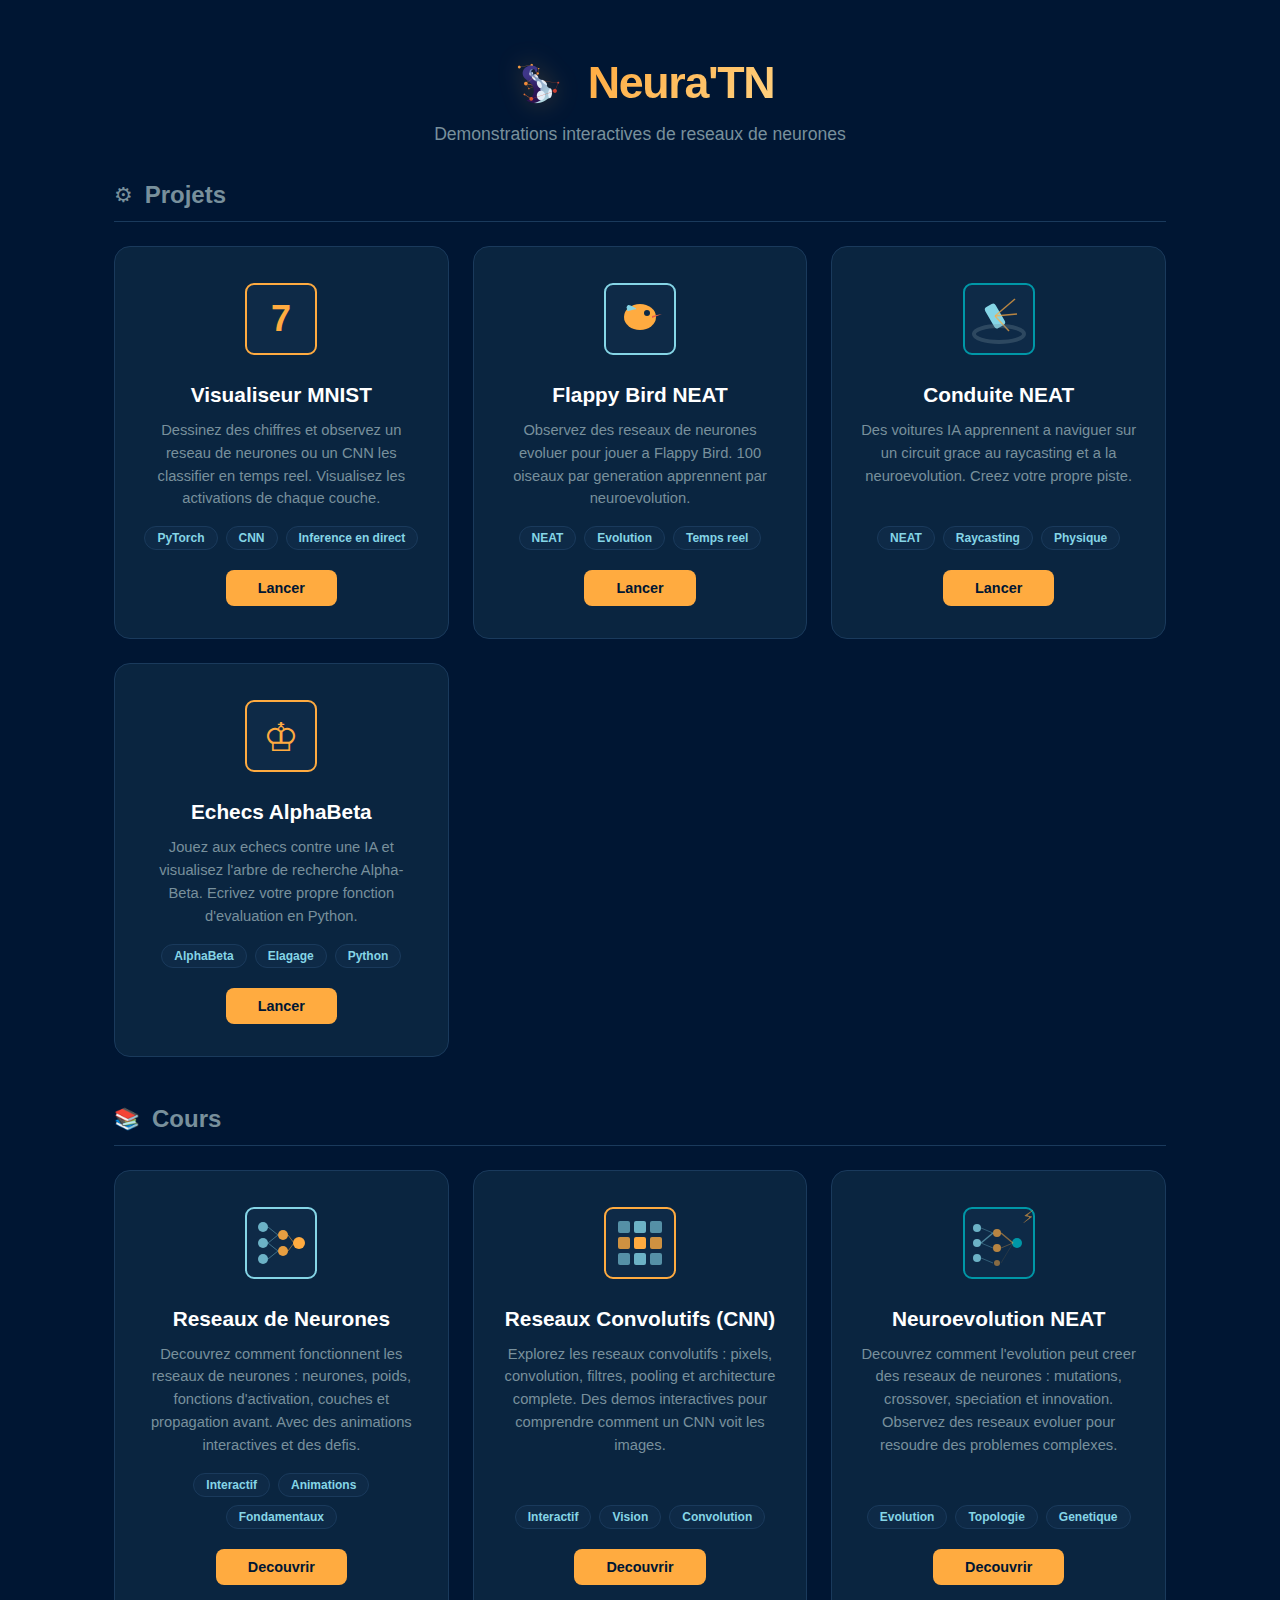
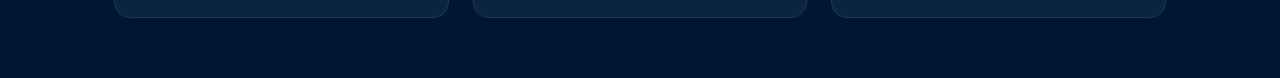
<file: static/index.html>
<!DOCTYPE html>
<html lang="fr">
<head>
    <meta charset="UTF-8">
    <meta name="viewport" content="width=device-width, initial-scale=1.0">
    <title>Neura'TN - Demos de Reseaux de Neurones</title>
    <link rel="stylesheet" href="/static/landing.css">
</head>
<body>
    <header>
        <div class="header-brand">
            <img src="/static/logo.png" alt="Neura'TN" class="header-logo">
            <h1>Neura'TN</h1>
        </div>
        <p class="subtitle">Demonstrations interactives de reseaux de neurones</p>
    </header>

    <main>
        <!-- Section Projets -->
        <section class="landing-section">
            <h2 class="section-title">
                <span class="section-icon">&#9881;</span>
                Projets
            </h2>
            <div class="card-grid">
            <!-- MNIST Visualizer -->
            <a href="/mnist" class="card">
                <div class="card-icon">
                    <svg viewBox="0 0 80 80" width="80" height="80">
                        <rect x="5" y="5" width="70" height="70" rx="8" fill="#0E2A47" stroke="#FFAB40" stroke-width="2"/>
                        <text x="40" y="52" text-anchor="middle" fill="#FFAB40" font-size="36" font-weight="bold">7</text>
                    </svg>
                </div>
                <h2>Visualiseur MNIST</h2>
                <p>Dessinez des chiffres et observez un reseau de neurones ou un CNN les classifier en temps reel. Visualisez les activations de chaque couche.</p>
                <div class="tags">
                    <span class="tag">PyTorch</span>
                    <span class="tag">CNN</span>
                    <span class="tag">Inference en direct</span>
                </div>
                <span class="card-btn">Lancer</span>
            </a>

            <!-- Flappy Bird NEAT -->
            <a href="/flappy" class="card">
                <div class="card-icon">
                    <svg viewBox="0 0 80 80" width="80" height="80">
                        <rect x="5" y="5" width="70" height="70" rx="8" fill="#0E2A47" stroke="#85D5E6" stroke-width="2"/>
                        <ellipse cx="40" cy="38" rx="16" ry="13" fill="#FFAB40"/>
                        <circle cx="47" cy="34" r="3" fill="#0E2A47"/>
                        <path d="M52 37 L62 35 L52 39Z" fill="#e85d4a"/>
                        <path d="M28 32 Q24 22 36 30" fill="#85D5E6" stroke="#85D5E6" stroke-width="1"/>
                    </svg>
                </div>
                <h2>Flappy Bird NEAT</h2>
                <p>Observez des reseaux de neurones evoluer pour jouer a Flappy Bird. 100 oiseaux par generation apprennent par neuroevolution.</p>
                <div class="tags">
                    <span class="tag">NEAT</span>
                    <span class="tag">Evolution</span>
                    <span class="tag">Temps reel</span>
                </div>
                <span class="card-btn">Lancer</span>
            </a>

            <!-- NEAT Car Driving -->
            <a href="/car" class="card">
                <div class="card-icon">
                    <svg viewBox="0 0 80 80" width="80" height="80">
                        <rect x="5" y="5" width="70" height="70" rx="8" fill="#0E2A47" stroke="#0097A7" stroke-width="2"/>
                        <rect x="30" y="25" width="12" height="24" rx="3" fill="#85D5E6" transform="rotate(-30, 36, 37)"/>
                        <line x1="36" y1="37" x2="56" y2="20" stroke="#FFAB40" stroke-width="1.5" opacity="0.7"/>
                        <line x1="36" y1="37" x2="58" y2="35" stroke="#FFAB40" stroke-width="1.5" opacity="0.7"/>
                        <line x1="36" y1="37" x2="50" y2="52" stroke="#FFAB40" stroke-width="1.5" opacity="0.7"/>
                        <ellipse cx="40" cy="55" rx="25" ry="8" fill="none" stroke="#78909C" stroke-width="4" opacity="0.3"/>
                    </svg>
                </div>
                <h2>Conduite NEAT</h2>
                <p>Des voitures IA apprennent a naviguer sur un circuit grace au raycasting et a la neuroevolution. Creez votre propre piste.</p>
                <div class="tags">
                    <span class="tag">NEAT</span>
                    <span class="tag">Raycasting</span>
                    <span class="tag">Physique</span>
                </div>
                <span class="card-btn">Lancer</span>
            </a>

            <!-- Chess AlphaBeta -->
            <a href="/chess" class="card">
                <div class="card-icon">
                    <svg viewBox="0 0 80 80" width="80" height="80">
                        <rect x="5" y="5" width="70" height="70" rx="8" fill="#0E2A47" stroke="#FFAB40" stroke-width="2"/>
                        <text x="40" y="55" text-anchor="middle" fill="#FFAB40" font-size="40">&#9812;</text>
                    </svg>
                </div>
                <h2>Echecs AlphaBeta</h2>
                <p>Jouez aux echecs contre une IA et visualisez l'arbre de recherche Alpha-Beta. Ecrivez votre propre fonction d'evaluation en Python.</p>
                <div class="tags">
                    <span class="tag">AlphaBeta</span>
                    <span class="tag">Elagage</span>
                    <span class="tag">Python</span>
                </div>
                <span class="card-btn">Lancer</span>
            </a>
            </div>
        </section>

        <!-- Section Cours -->
        <section class="landing-section">
            <h2 class="section-title">
                <span class="section-icon">&#128218;</span>
                Cours
            </h2>
            <div class="card-grid">
                <!-- Neural Networks Course -->
                <a href="/cours/nn" class="card">
                    <div class="card-icon">
                        <svg viewBox="0 0 80 80" width="80" height="80">
                            <rect x="5" y="5" width="70" height="70" rx="8" fill="#0E2A47" stroke="#85D5E6" stroke-width="2"/>
                            <circle cx="22" cy="24" r="5" fill="#85D5E6" opacity="0.8"/>
                            <circle cx="22" cy="40" r="5" fill="#85D5E6" opacity="0.8"/>
                            <circle cx="22" cy="56" r="5" fill="#85D5E6" opacity="0.8"/>
                            <circle cx="42" cy="32" r="5" fill="#FFAB40" opacity="0.9"/>
                            <circle cx="42" cy="48" r="5" fill="#FFAB40" opacity="0.9"/>
                            <circle cx="58" cy="40" r="6" fill="#FFAB40"/>
                            <line x1="27" y1="24" x2="37" y2="32" stroke="#85D5E6" stroke-width="1" opacity="0.4"/>
                            <line x1="27" y1="40" x2="37" y2="32" stroke="#85D5E6" stroke-width="1" opacity="0.4"/>
                            <line x1="27" y1="56" x2="37" y2="48" stroke="#85D5E6" stroke-width="1" opacity="0.4"/>
                            <line x1="27" y1="40" x2="37" y2="48" stroke="#85D5E6" stroke-width="1" opacity="0.4"/>
                            <line x1="47" y1="32" x2="53" y2="40" stroke="#FFAB40" stroke-width="1" opacity="0.5"/>
                            <line x1="47" y1="48" x2="53" y2="40" stroke="#FFAB40" stroke-width="1" opacity="0.5"/>
                        </svg>
                    </div>
                    <h2>Reseaux de Neurones</h2>
                    <p>Decouvrez comment fonctionnent les reseaux de neurones : neurones, poids, fonctions d'activation, couches et propagation avant. Avec des animations interactives et des defis.</p>
                    <div class="tags">
                        <span class="tag">Interactif</span>
                        <span class="tag">Animations</span>
                        <span class="tag">Fondamentaux</span>
                    </div>
                    <span class="card-btn">Decouvrir</span>
                </a>

                <!-- CNN Course -->
                <a href="/cours/cnn" class="card">
                    <div class="card-icon">
                        <svg viewBox="0 0 80 80" width="80" height="80">
                            <rect x="5" y="5" width="70" height="70" rx="8" fill="#0E2A47" stroke="#FFAB40" stroke-width="2"/>
                            <rect x="18" y="18" width="12" height="12" rx="2" fill="#85D5E6" opacity="0.6"/>
                            <rect x="34" y="18" width="12" height="12" rx="2" fill="#85D5E6" opacity="0.8"/>
                            <rect x="50" y="18" width="12" height="12" rx="2" fill="#85D5E6" opacity="0.6"/>
                            <rect x="18" y="34" width="12" height="12" rx="2" fill="#FFAB40" opacity="0.8"/>
                            <rect x="34" y="34" width="12" height="12" rx="2" fill="#FFAB40"/>
                            <rect x="50" y="34" width="12" height="12" rx="2" fill="#FFAB40" opacity="0.8"/>
                            <rect x="18" y="50" width="12" height="12" rx="2" fill="#85D5E6" opacity="0.6"/>
                            <rect x="34" y="50" width="12" height="12" rx="2" fill="#85D5E6" opacity="0.8"/>
                            <rect x="50" y="50" width="12" height="12" rx="2" fill="#85D5E6" opacity="0.6"/>
                        </svg>
                    </div>
                    <h2>Reseaux Convolutifs (CNN)</h2>
                    <p>Explorez les reseaux convolutifs : pixels, convolution, filtres, pooling et architecture complete. Des demos interactives pour comprendre comment un CNN voit les images.</p>
                    <div class="tags">
                        <span class="tag">Interactif</span>
                        <span class="tag">Vision</span>
                        <span class="tag">Convolution</span>
                    </div>
                    <span class="card-btn">Decouvrir</span>
                </a>

                <!-- NEAT Course -->
                <a href="/cours/neat" class="card">
                    <div class="card-icon">
                        <svg viewBox="0 0 80 80" width="80" height="80">
                            <rect x="5" y="5" width="70" height="70" rx="8" fill="#0E2A47" stroke="#0097A7" stroke-width="2"/>
                            <!-- Input layer (3 nodes) -->
                            <circle cx="18" cy="25" r="4" fill="#85D5E6" opacity="0.8"/>
                            <circle cx="18" cy="40" r="4" fill="#85D5E6" opacity="0.8"/>
                            <circle cx="18" cy="55" r="4" fill="#85D5E6" opacity="0.8"/>
                            <!-- Hidden layer (varying nodes - evolution!) -->
                            <circle cx="38" cy="30" r="4" fill="#FFAB40" opacity="0.7"/>
                            <circle cx="38" cy="45" r="4" fill="#FFAB40" opacity="0.7"/>
                            <circle cx="38" cy="60" r="3" fill="#FFAB40" opacity="0.5"/>
                            <!-- Output layer (1 node) -->
                            <circle cx="58" cy="40" r="5" fill="#0097A7"/>
                            <!-- Connections (showing evolving topology) -->
                            <line x1="22" y1="25" x2="34" y2="30" stroke="#85D5E6" stroke-width="1" opacity="0.3"/>
                            <line x1="22" y1="40" x2="34" y2="30" stroke="#85D5E6" stroke-width="1.5" opacity="0.5"/>
                            <line x1="22" y1="40" x2="34" y2="45" stroke="#85D5E6" stroke-width="1" opacity="0.3"/>
                            <line x1="22" y1="55" x2="34" y2="60" stroke="#85D5E6" stroke-width="1" opacity="0.3"/>
                            <line x1="42" y1="30" x2="54" y2="40" stroke="#FFAB40" stroke-width="1.5" opacity="0.5"/>
                            <line x1="42" y1="45" x2="54" y2="40" stroke="#FFAB40" stroke-width="1" opacity="0.3"/>
                            <line x1="42" y1="60" x2="54" y2="40" stroke="#FFAB40" stroke-width="0.5" opacity="0.2"/>
                            <!-- Evolution indicator (mutation symbol) -->
                            <text x="63" y="20" fill="#FFAB40" font-size="18" opacity="0.6">⚡</text>
                        </svg>
                    </div>
                    <h2>Neuroevolution NEAT</h2>
                    <p>Decouvrez comment l'evolution peut creer des reseaux de neurones : mutations, crossover, speciation et innovation. Observez des reseaux evoluer pour resoudre des problemes complexes.</p>
                    <div class="tags">
                        <span class="tag">Evolution</span>
                        <span class="tag">Topologie</span>
                        <span class="tag">Genetique</span>
                    </div>
                    <span class="card-btn">Decouvrir</span>
                </a>
            </div>
        </section>
    </main>
</body>
</html>
</file>
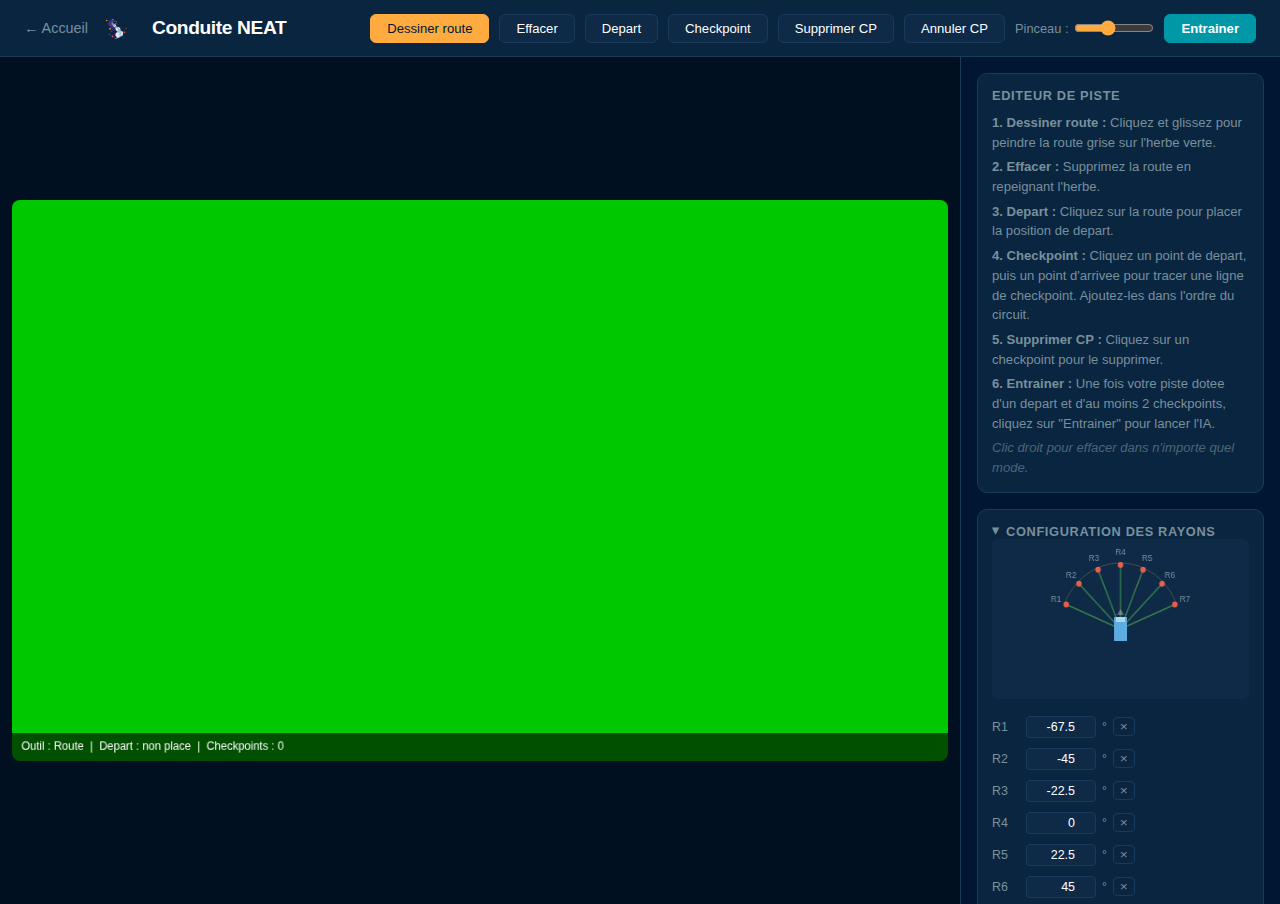
<file: static/car/index.html>
<!DOCTYPE html>
<html lang="fr">
<head>
    <meta charset="UTF-8">
    <meta name="viewport" content="width=device-width, initial-scale=1.0">
    <title>Conduite NEAT - Neura'TN</title>
    <link rel="stylesheet" href="/static/car/style.css">
</head>
<body>
    <header>
        <div class="header-left">
            <a href="/" class="back-link">&larr; Accueil</a>
            <img src="/static/logo.png" alt="Neura'TN" class="header-logo">
        </div>
        <h1>Conduite NEAT</h1>

        <!-- Editor toolbar (shown during track editing) -->
        <div id="editor-controls" class="controls">
            <button id="btn-tool-road" class="tool-btn active">Dessiner route</button>
            <button id="btn-tool-erase" class="tool-btn">Effacer</button>
            <button id="btn-tool-start" class="tool-btn">Depart</button>
            <button id="btn-tool-checkpoint" class="tool-btn">Checkpoint</button>
            <button id="btn-tool-delete-cp" class="tool-btn">Supprimer CP</button>
            <button id="btn-undo-cp" class="tool-btn">Annuler CP</button>
            <div class="brush-size-group">
                <label>Pinceau :</label>
                <input type="range" id="brush-size" min="10" max="60" value="30">
            </div>
            <button id="btn-launch" class="launch-btn">Entrainer</button>
        </div>

        <!-- Simulation toolbar (shown during training) -->
        <div id="sim-controls" class="controls" style="display:none;">
            <button id="btn-start">Demarrer</button>
            <button id="btn-edit-track">Editer piste</button>
            <label class="toggle-label">
                <input type="checkbox" id="chk-rays" checked>
                Rayons
            </label>
            <label class="toggle-label">
                <input type="checkbox" id="chk-manual">
                Manuel
            </label>
            <div class="speed-group">
                <label>Vitesse :</label>
                <button class="speed-btn active" data-speed="1">1x</button>
                <button class="speed-btn" data-speed="5">5x</button>
                <button class="speed-btn" data-speed="20">20x</button>
            </div>
        </div>
    </header>

    <main>
        <section class="game-panel">
            <canvas id="game-canvas" width="1000" height="600"></canvas>
        </section>

        <section class="info-panel">
            <!-- Editor help (shown during editing) -->
            <div id="editor-help" class="info-text">
                <h2>Editeur de piste</h2>
                <p><strong>1. Dessiner route :</strong> Cliquez et glissez pour peindre la route grise sur l'herbe verte.</p>
                <p><strong>2. Effacer :</strong> Supprimez la route en repeignant l'herbe.</p>
                <p><strong>3. Depart :</strong> Cliquez sur la route pour placer la position de depart.</p>
                <p><strong>4. Checkpoint :</strong> Cliquez un point de depart, puis un point d'arrivee pour tracer une ligne de checkpoint. Ajoutez-les dans l'ordre du circuit.</p>
                <p><strong>5. Supprimer CP :</strong> Cliquez sur un checkpoint pour le supprimer.</p>
                <p><strong>6. Entrainer :</strong> Une fois votre piste dotee d'un depart et d'au moins 2 checkpoints, cliquez sur "Entrainer" pour lancer l'IA.</p>
                <p class="hint">Clic droit pour effacer dans n'importe quel mode.</p>
            </div>

            <!-- Ray configuration (shown during editing) -->
            <details id="editor-ray-config" class="param-section" open>
                <summary>Configuration des rayons</summary>
                <canvas id="ray-preview" width="280" height="160"></canvas>
                <div id="ray-list" class="ray-list"></div>
                <div class="ray-actions">
                    <button type="button" id="btn-add-ray" class="tool-btn">+ Rayon</button>
                    <button type="button" id="btn-auto-rays" class="tool-btn">Auto</button>
                    <div class="ray-fov-group">
                        <label for="param-fov">FOV</label>
                        <input type="number" id="param-fov" value="135" min="30" max="360" step="5">
                        <span class="ray-unit">&deg;</span>
                    </div>
                </div>
                <div class="param-row" style="margin-top: 8px;">
                    <label for="param-ray-max">Distance max</label>
                    <input type="number" id="param-ray-max" value="200" min="50" max="500" step="10">
                </div>
            </details>

            <!-- Car parameters (shown during editing) -->
            <details id="editor-car-params" class="param-section">
                <summary>Parametres voiture</summary>
                <div class="param-grid">
                    <div class="param-row">
                        <label for="param-max-speed">Vitesse max</label>
                        <input type="number" id="param-max-speed" value="175" min="50" max="500" step="5">
                    </div>
                    <div class="param-row">
                        <label for="param-accel">Acceleration</label>
                        <input type="number" id="param-accel" value="75" min="10" max="200" step="5">
                    </div>
                    <div class="param-row">
                        <label for="param-turn-speed">Vitesse rotation</label>
                        <input type="number" id="param-turn-speed" value="150" min="50" max="300" step="5">
                    </div>
                    <div class="param-row">
                        <label for="param-max-frames">Frames max / gen</label>
                        <input type="number" id="param-max-frames" value="1000" min="200" max="5000" step="100">
                    </div>
                </div>
            </details>

            <!-- Training parameters (shown during editing) -->
            <details id="editor-neat-params" class="param-section">
                <summary>Parametres entrainement</summary>
                <div class="param-grid">
                    <div class="param-row">
                        <label for="param-pop-size">Taille population</label>
                        <input type="number" id="param-pop-size" value="150" min="10" max="500" step="10">
                    </div>
                    <div class="param-row">
                        <label for="param-compat-threshold">Seuil compatibilite</label>
                        <input type="number" id="param-compat-threshold" value="2.0" min="0.5" max="5.0" step="0.1">
                    </div>
                    <div class="param-row">
                        <label for="param-elitism">Elitisme</label>
                        <input type="number" id="param-elitism" value="3" min="0" max="10" step="1">
                    </div>
                    <div class="param-row">
                        <label for="param-survival-threshold">Seuil survie</label>
                        <input type="number" id="param-survival-threshold" value="0.2" min="0.05" max="0.5" step="0.05">
                    </div>
                    <div class="param-row">
                        <label for="param-max-stagnation">Stagnation max</label>
                        <input type="number" id="param-max-stagnation" value="6" min="2" max="20" step="1">
                    </div>
                    <div class="param-row">
                        <label for="param-weight-mutate">Taux mutation poids</label>
                        <input type="number" id="param-weight-mutate" value="0.8" min="0" max="1" step="0.05">
                    </div>
                    <div class="param-row">
                        <label for="param-add-node">Taux ajout noeud</label>
                        <input type="number" id="param-add-node" value="0.2" min="0" max="1" step="0.05">
                    </div>
                    <div class="param-row">
                        <label for="param-add-conn">Taux ajout connexion</label>
                        <input type="number" id="param-add-conn" value="0.5" min="0" max="1" step="0.05">
                    </div>
                    <div class="param-row">
                        <label for="param-toggle-rate">Taux toggle</label>
                        <input type="number" id="param-toggle-rate" value="0.01" min="0" max="0.1" step="0.005">
                    </div>
                </div>
            </details>

            <!-- Simulation panels (shown during training) -->
            <div id="sim-panels" style="display:none;">
                <div class="stats">
                    <h2>Statistiques</h2>
                    <div class="stat-row"><span class="stat-label">Generation</span><span id="stat-gen" class="stat-value">0</span></div>
                    <div class="stat-row"><span class="stat-label">En vie</span><span id="stat-alive" class="stat-value">0</span></div>
                    <div class="stat-row"><span class="stat-label">Meilleur checkpoint</span><span id="stat-cp" class="stat-value">0</span></div>
                    <div class="stat-row"><span class="stat-label">Meilleure fitness</span><span id="stat-best" class="stat-value">0</span></div>
                    <div class="stat-row"><span class="stat-label">Especes</span><span id="stat-species" class="stat-value">0</span></div>
                    <div class="stat-row"><span class="stat-label">Frame</span><span id="stat-frame" class="stat-value">0/1000</span></div>
                </div>

                <div class="nn-viz">
                    <h2>Cerveau de la meilleure voiture</h2>
                    <svg id="nn-svg" viewBox="0 0 300 220"></svg>
                </div>

                <div class="info-text">
                    <h2>Comment ca marche</h2>
                    <p>Chaque voiture utilise des rayons pour detecter les bords de la route, alimentant un reseau de neurones qui controle l'acceleration et la direction.</p>
                    <p><strong>Entrees :</strong> distances de rayons, vitesse, angle</p>
                    <p><strong>Sorties :</strong> accelerer/freiner, tourner gauche/droite</p>
                    <p><strong>Fitness :</strong> checkpoints passes + progression</p>
                    <p class="manual-hint"><strong>Mode manuel :</strong> Fleches du clavier pour conduire</p>
                </div>
            </div>
        </section>
    </main>

    <script src="/static/neat.js"></script>
    <script src="/static/car/app.js"></script>
</body>
</html>
</file>
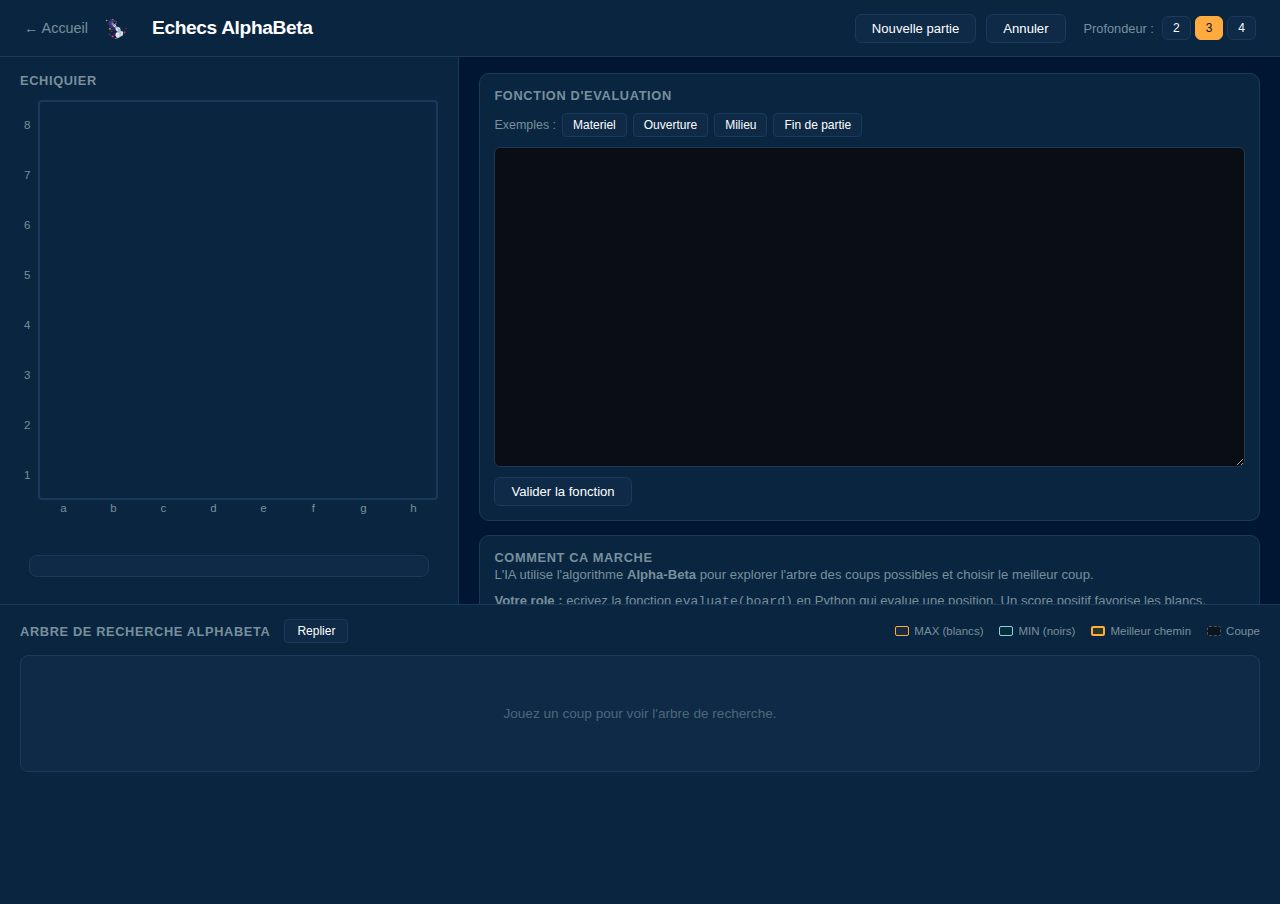
<file: static/chess/index.html>
<!DOCTYPE html>
<html lang="fr">
<head>
    <meta charset="UTF-8">
    <meta name="viewport" content="width=device-width, initial-scale=1.0">
    <title>Echecs AlphaBeta - Neura'TN</title>
    <link rel="stylesheet" href="/static/chess/style.css">
</head>
<body>
    <header>
        <div class="header-left">
            <a href="/" class="back-link">&larr; Accueil</a>
            <img src="/static/logo.png" alt="Neura'TN" class="header-logo">
        </div>
        <h1>Echecs AlphaBeta</h1>
        <div class="controls">
            <button id="btn-new">Nouvelle partie</button>
            <button id="btn-undo">Annuler</button>
            <div class="depth-group">
                <label>Profondeur :</label>
                <button class="depth-btn" data-depth="2">2</button>
                <button class="depth-btn active" data-depth="3">3</button>
                <button class="depth-btn" data-depth="4">4</button>
            </div>
        </div>
    </header>

    <main>
        <section class="board-panel">
            <h2>Echiquier</h2>
            <div class="board-outer">
                <div class="rank-labels">
                    <span>8</span><span>7</span><span>6</span><span>5</span>
                    <span>4</span><span>3</span><span>2</span><span>1</span>
                </div>
                <div class="board-col">
                    <div class="board-wrapper">
                        <div id="chess-board" class="chess-board"></div>
                        <div id="thinking-overlay" class="thinking-overlay" style="display:none;">
                            <span class="thinking-text">L'IA reflechit...</span>
                        </div>
                    </div>
                    <div class="file-labels">
                        <span>a</span><span>b</span><span>c</span><span>d</span>
                        <span>e</span><span>f</span><span>g</span><span>h</span>
                    </div>
                </div>
            </div>
            <div id="game-status" class="game-status"></div>
            <div id="move-history" class="move-history"></div>
        </section>

        <section class="editor-panel">
            <div class="eval-editor-wrapper">
                <h2>Fonction d'evaluation</h2>
                <div class="preset-group">
                    <label>Exemples :</label>
                    <button class="preset-btn" data-preset="material">Materiel</button>
                    <button class="preset-btn" data-preset="opening">Ouverture</button>
                    <button class="preset-btn" data-preset="middlegame">Milieu</button>
                    <button class="preset-btn" data-preset="endgame">Fin de partie</button>
                </div>
                <textarea id="eval-editor" spellcheck="false"></textarea>
                <div class="editor-actions">
                    <button id="btn-validate">Valider la fonction</button>
                    <span id="eval-status" class="eval-status"></span>
                </div>
            </div>

            <div id="search-stats" class="stats" style="display:none;">
                <h2>Statistiques de recherche</h2>
                <div class="stat-row"><span class="stat-label">Noeuds explores</span><span id="stat-nodes" class="stat-value">0</span></div>
                <div class="stat-row"><span class="stat-label">Branches coupees</span><span id="stat-pruned" class="stat-value">0</span></div>
                <div class="stat-row"><span class="stat-label">Temps de recherche</span><span id="stat-time" class="stat-value">0 ms</span></div>
                <div class="stat-row"><span class="stat-label">Profondeur</span><span id="stat-depth" class="stat-value">3</span></div>
            </div>

            <div class="info-text">
                <h2>Comment ca marche</h2>
                <p>L'IA utilise l'algorithme <strong>Alpha-Beta</strong> pour explorer l'arbre des coups possibles et choisir le meilleur coup.</p>
                <p><strong>Votre role :</strong> ecrivez la fonction <code>evaluate(board)</code> en Python qui evalue une position. Un score positif favorise les blancs, negatif les noirs.</p>
                <p><strong>Alpha-Beta :</strong> amelioration du Minimax qui "coupe" les branches inutiles de l'arbre de recherche, reduisant le nombre de positions a evaluer.</p>
                <p><strong>Arbre :</strong> en dessous, visualisez l'arbre de recherche complet avec les valeurs alpha/beta et les coupures.</p>
            </div>
        </section>
    </main>

    <section class="tree-section">
        <div class="tree-header">
            <h2>Arbre de recherche AlphaBeta</h2>
            <button id="btn-toggle-tree">Replier</button>
            <div class="tree-legend">
                <span class="tree-legend-item"><span class="legend-swatch max-node"></span>MAX (blancs)</span>
                <span class="tree-legend-item"><span class="legend-swatch min-node"></span>MIN (noirs)</span>
                <span class="tree-legend-item"><span class="legend-swatch best-path"></span>Meilleur chemin</span>
                <span class="tree-legend-item"><span class="legend-swatch pruned"></span>Coupe</span>
            </div>
        </div>
        <div id="tree-container" class="tree-container">
            <p class="tree-empty">Jouez un coup pour voir l'arbre de recherche.</p>
        </div>
    </section>

    <script src="/static/chess/app.js"></script>
</body>
</html>
</file>
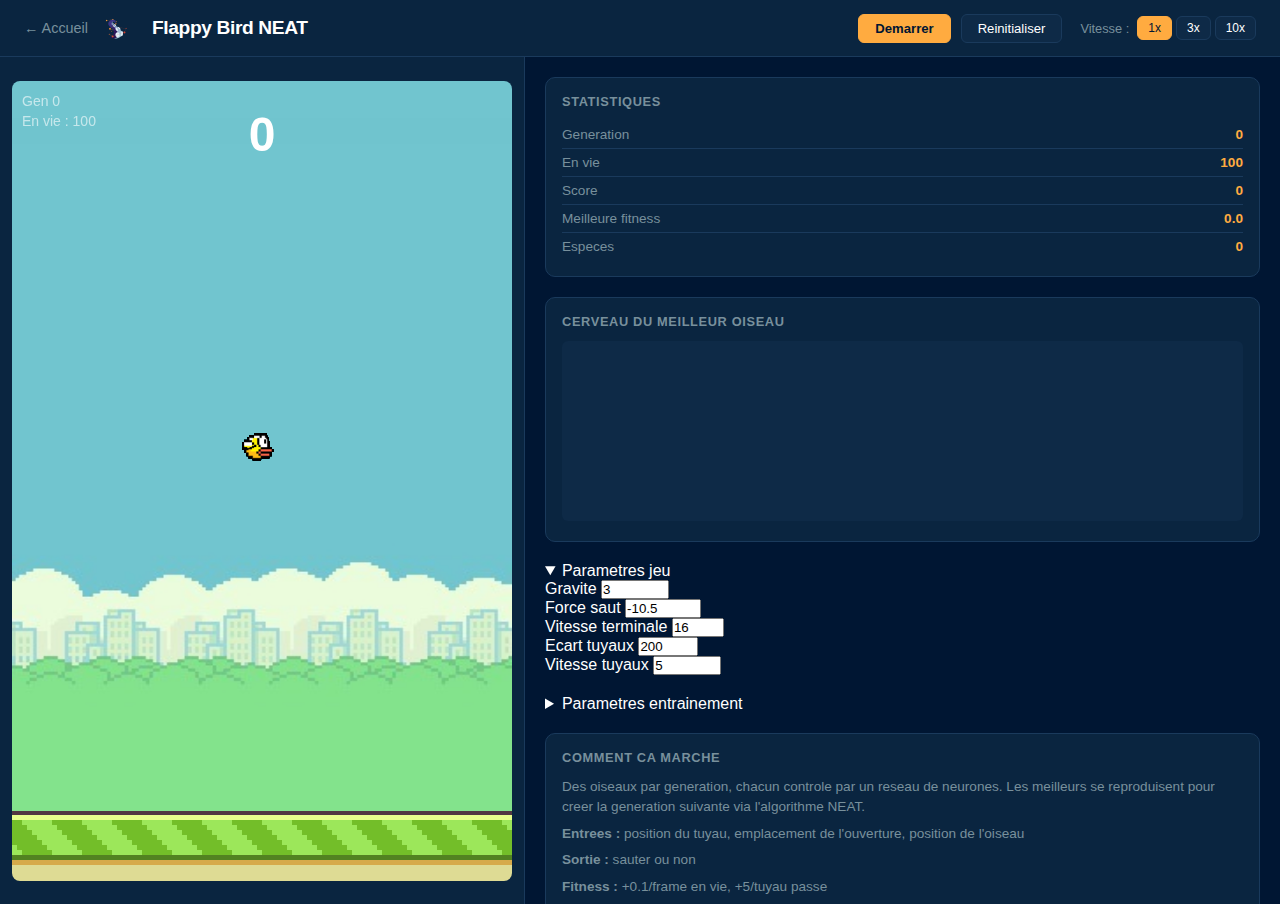
<file: static/flappy/index.html>
<!DOCTYPE html>
<html lang="fr">
<head>
    <meta charset="UTF-8">
    <meta name="viewport" content="width=device-width, initial-scale=1.0">
    <title>Flappy Bird NEAT - Neura'TN</title>
    <link rel="stylesheet" href="/static/flappy/style.css">
</head>
<body>
    <header>
        <div class="header-left">
            <a href="/" class="back-link">&larr; Accueil</a>
            <img src="/static/logo.png" alt="Neura'TN" class="header-logo">
        </div>
        <h1>Flappy Bird NEAT</h1>
        <div class="controls">
            <button id="btn-start">Demarrer</button>
            <button id="btn-reset">Reinitialiser</button>
            <div class="speed-group">
                <label>Vitesse :</label>
                <button class="speed-btn active" data-speed="1">1x</button>
                <button class="speed-btn" data-speed="3">3x</button>
                <button class="speed-btn" data-speed="10">10x</button>
            </div>
        </div>
    </header>

    <main>
        <section class="game-panel">
            <canvas id="game-canvas" width="500" height="800"></canvas>
        </section>

        <section class="info-panel">
            <div class="stats">
                <h2>Statistiques</h2>
                <div class="stat-row"><span class="stat-label">Generation</span><span id="stat-gen" class="stat-value">0</span></div>
                <div class="stat-row"><span class="stat-label">En vie</span><span id="stat-alive" class="stat-value">0</span></div>
                <div class="stat-row"><span class="stat-label">Score</span><span id="stat-score" class="stat-value">0</span></div>
                <div class="stat-row"><span class="stat-label">Meilleure fitness</span><span id="stat-best" class="stat-value">0</span></div>
                <div class="stat-row"><span class="stat-label">Especes</span><span id="stat-species" class="stat-value">0</span></div>
            </div>

            <div class="nn-viz">
                <h2>Cerveau du meilleur oiseau</h2>
                <svg id="nn-svg" viewBox="0 0 300 200"></svg>
            </div>

            <!-- Game parameters -->
            <details class="param-section" open>
                <summary>Parametres jeu</summary>
                <div class="param-grid">
                    <div class="param-row">
                        <label for="param-gravity">Gravite</label>
                        <input type="number" id="param-gravity" value="3" min="0.5" max="10" step="0.5">
                    </div>
                    <div class="param-row">
                        <label for="param-jump-strength">Force saut</label>
                        <input type="number" id="param-jump-strength" value="-10.5" min="-20" max="-3" step="0.5">
                    </div>
                    <div class="param-row">
                        <label for="param-terminal-vel">Vitesse terminale</label>
                        <input type="number" id="param-terminal-vel" value="16" min="5" max="30" step="1">
                    </div>
                    <div class="param-row">
                        <label for="param-pipe-gap">Ecart tuyaux</label>
                        <input type="number" id="param-pipe-gap" value="200" min="80" max="400" step="10">
                    </div>
                    <div class="param-row">
                        <label for="param-pipe-speed">Vitesse tuyaux</label>
                        <input type="number" id="param-pipe-speed" value="5" min="1" max="15" step="0.5">
                    </div>
                </div>
            </details>

            <!-- Training parameters -->
            <details class="param-section">
                <summary>Parametres entrainement</summary>
                <div class="param-grid">
                    <div class="param-row">
                        <label for="param-pop-size">Taille population</label>
                        <input type="number" id="param-pop-size" value="100" min="10" max="500" step="10">
                    </div>
                    <div class="param-row">
                        <label for="param-compat-threshold">Seuil compatibilite</label>
                        <input type="number" id="param-compat-threshold" value="1.5" min="0.5" max="5.0" step="0.1">
                    </div>
                    <div class="param-row">
                        <label for="param-elitism">Elitisme</label>
                        <input type="number" id="param-elitism" value="2" min="0" max="10" step="1">
                    </div>
                    <div class="param-row">
                        <label for="param-survival-threshold">Seuil survie</label>
                        <input type="number" id="param-survival-threshold" value="0.2" min="0.05" max="0.5" step="0.05">
                    </div>
                    <div class="param-row">
                        <label for="param-max-stagnation">Stagnation max</label>
                        <input type="number" id="param-max-stagnation" value="8" min="2" max="20" step="1">
                    </div>
                    <div class="param-row">
                        <label for="param-weight-mutate">Taux mutation poids</label>
                        <input type="number" id="param-weight-mutate" value="0.8" min="0" max="1" step="0.05">
                    </div>
                    <div class="param-row">
                        <label for="param-add-node">Taux ajout noeud</label>
                        <input type="number" id="param-add-node" value="0.35" min="0" max="1" step="0.05">
                    </div>
                    <div class="param-row">
                        <label for="param-add-conn">Taux ajout connexion</label>
                        <input type="number" id="param-add-conn" value="0.6" min="0" max="1" step="0.05">
                    </div>
                    <div class="param-row">
                        <label for="param-toggle-rate">Taux toggle</label>
                        <input type="number" id="param-toggle-rate" value="0.02" min="0" max="0.1" step="0.005">
                    </div>
                </div>
            </details>

            <div class="info-text">
                <h2>Comment ca marche</h2>
                <p>Des oiseaux par generation, chacun controle par un reseau de neurones. Les meilleurs se reproduisent pour creer la generation suivante via l'algorithme NEAT.</p>
                <p><strong>Entrees :</strong> position du tuyau, emplacement de l'ouverture, position de l'oiseau</p>
                <p><strong>Sortie :</strong> sauter ou non</p>
                <p><strong>Fitness :</strong> +0.1/frame en vie, +5/tuyau passe</p>
                <p class="hint">Modifiez les parametres puis cliquez "Reinitialiser" pour appliquer.</p>
            </div>
        </section>
    </main>

    <script src="/static/neat.js"></script>
    <script src="/static/flappy/app.js"></script>
</body>
</html>
</file>
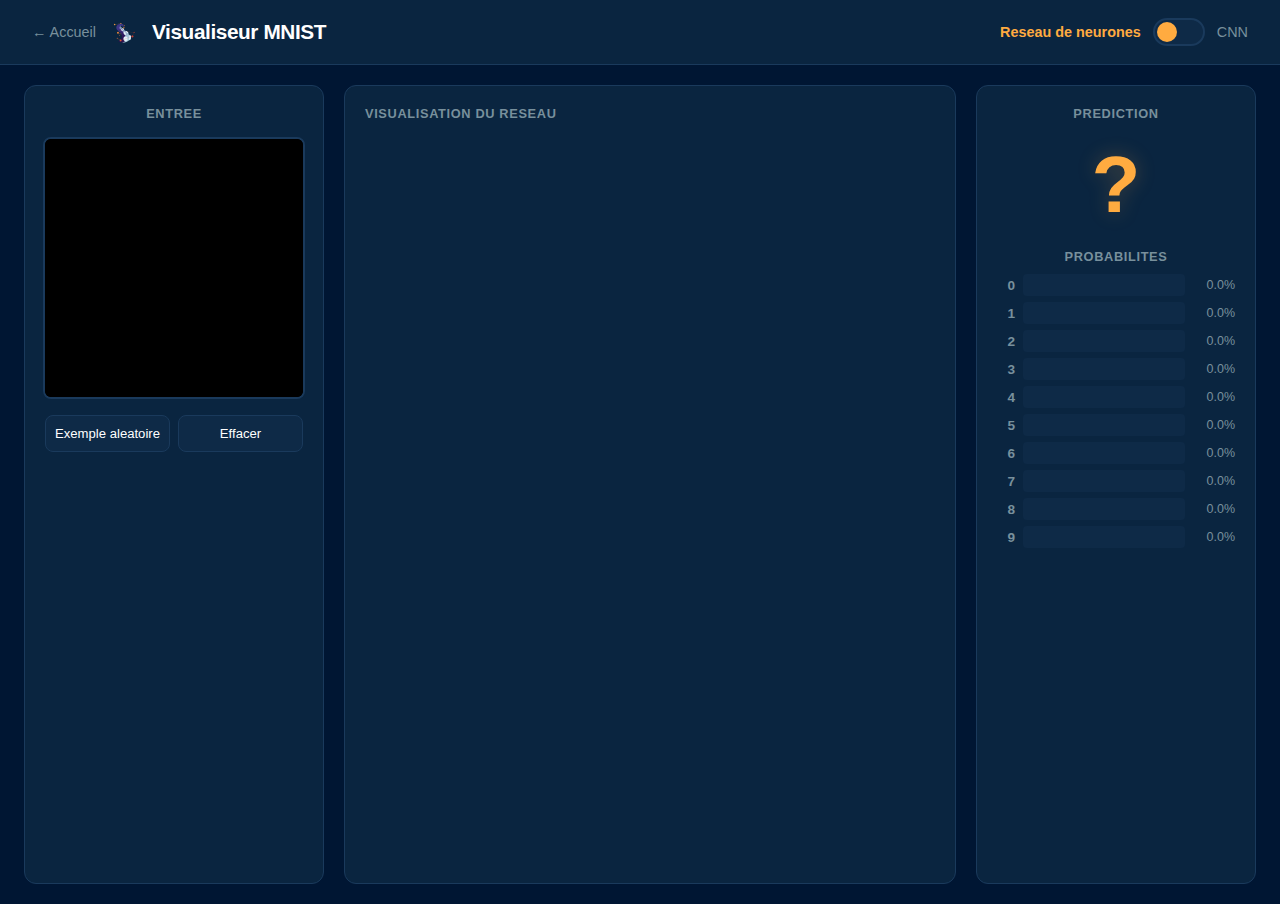
<file: static/mnist/index.html>
<!DOCTYPE html>
<html lang="fr">
<head>
    <meta charset="UTF-8">
    <meta name="viewport" content="width=device-width, initial-scale=1.0">
    <title>Visualiseur MNIST - Neura'TN</title>
    <link rel="stylesheet" href="/static/mnist/style.css">
</head>
<body>
    <!-- Header -->
    <header>
        <div class="header-left">
            <a href="/" class="back-link">&larr; Accueil</a>
            <img src="/static/logo.png" alt="Neura'TN" class="header-logo">
            <h1>Visualiseur MNIST</h1>
        </div>
        <div class="mode-switch">
            <span id="nn-label" class="mode-label active">Reseau de neurones</span>
            <label class="switch">
                <input type="checkbox" id="mode-toggle">
                <span class="slider"></span>
            </label>
            <span id="cnn-label" class="mode-label">CNN</span>
        </div>
    </header>

    <main>
        <!-- Left panel: Input -->
        <section class="panel input-panel">
            <h2>Entree</h2>
            <div class="canvas-wrapper">
                <canvas id="draw-canvas" width="28" height="28"></canvas>
            </div>
            <div class="btn-group">
                <button id="btn-sample">Exemple aleatoire</button>
                <button id="btn-clear">Effacer</button>
            </div>
            <div id="true-label" class="info-label"></div>
        </section>

        <!-- Center: Network Visualization -->
        <section class="panel viz-panel">
            <h2>Visualisation du reseau</h2>
            <div id="viz-container">
                <svg id="network-svg"></svg>
            </div>
        </section>

        <!-- Right panel: Output -->
        <section class="panel output-panel">
            <h2>Prediction</h2>
            <div id="prediction-display" class="prediction-number">?</div>
            <h3>Probabilites</h3>
            <div id="prob-chart" class="prob-chart"></div>
        </section>
    </main>

    <script src="/static/mnist/app.js"></script>
</body>
</html>
</file>
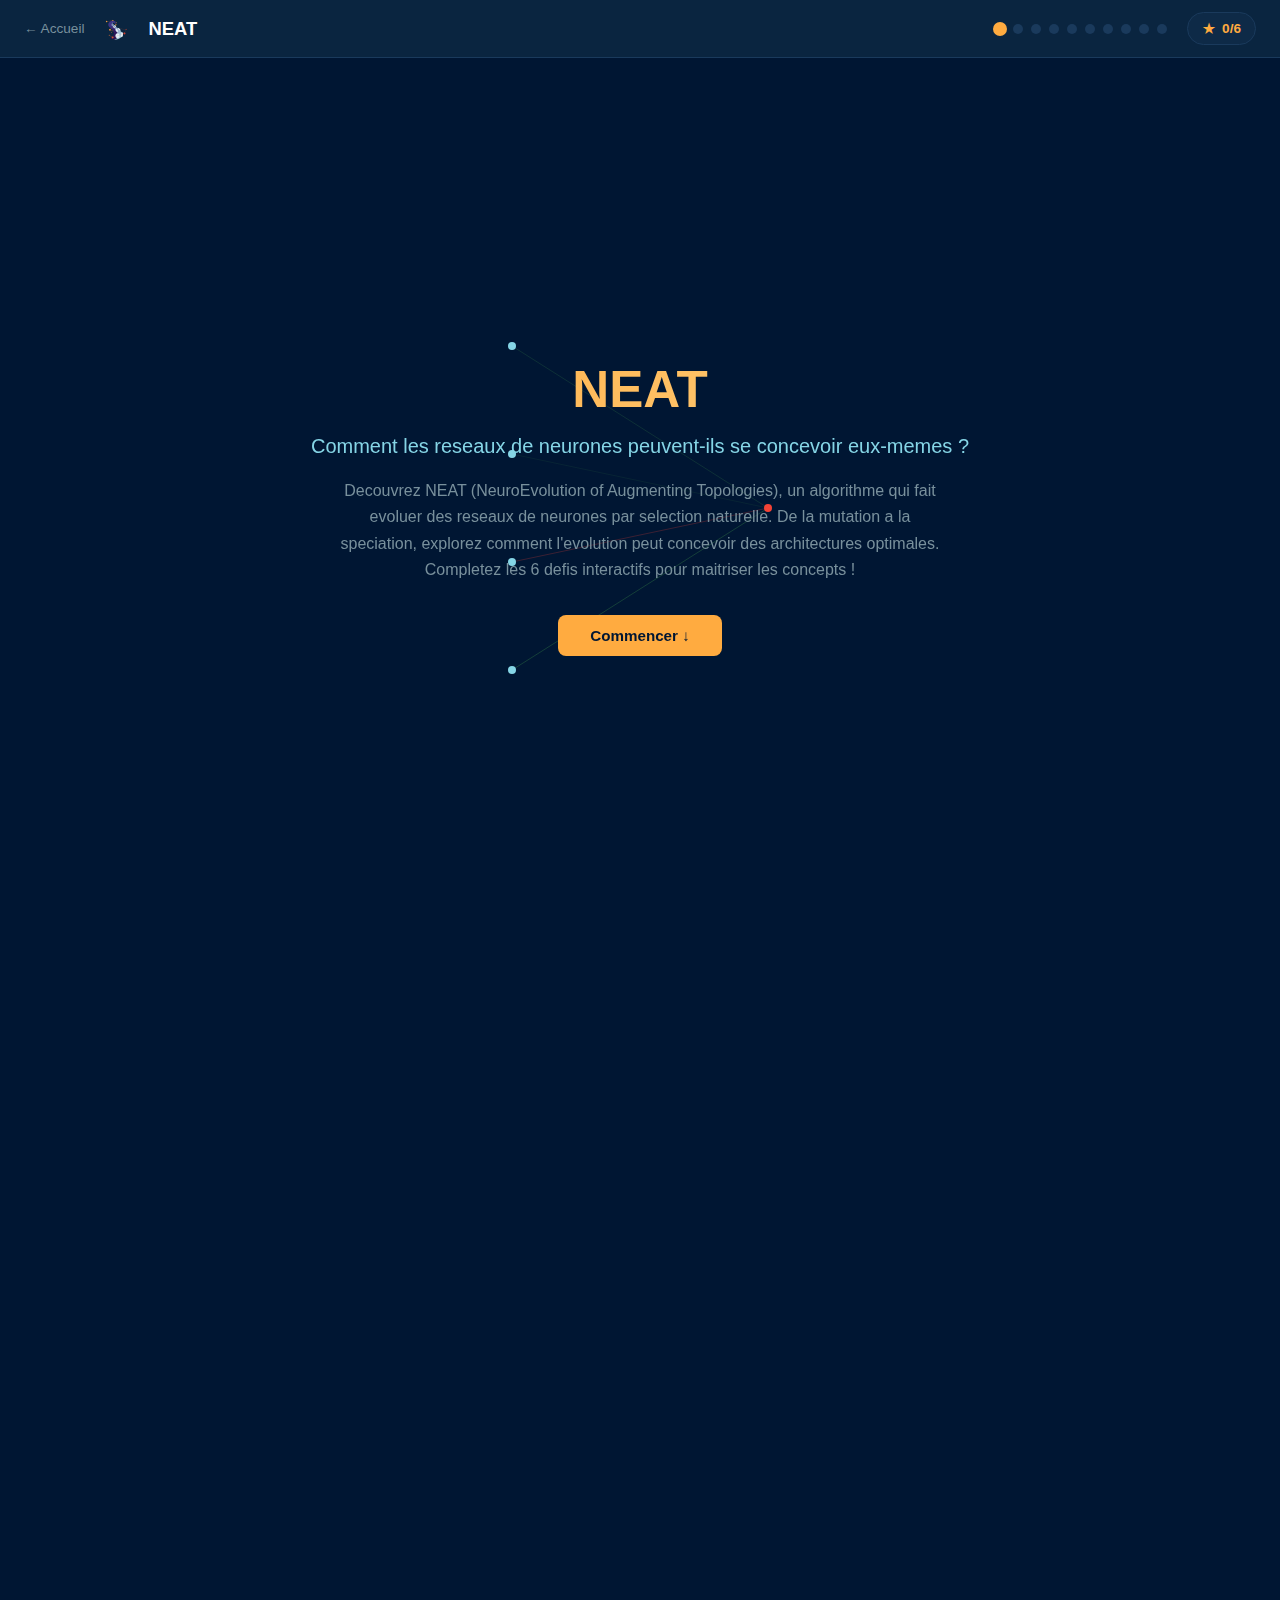
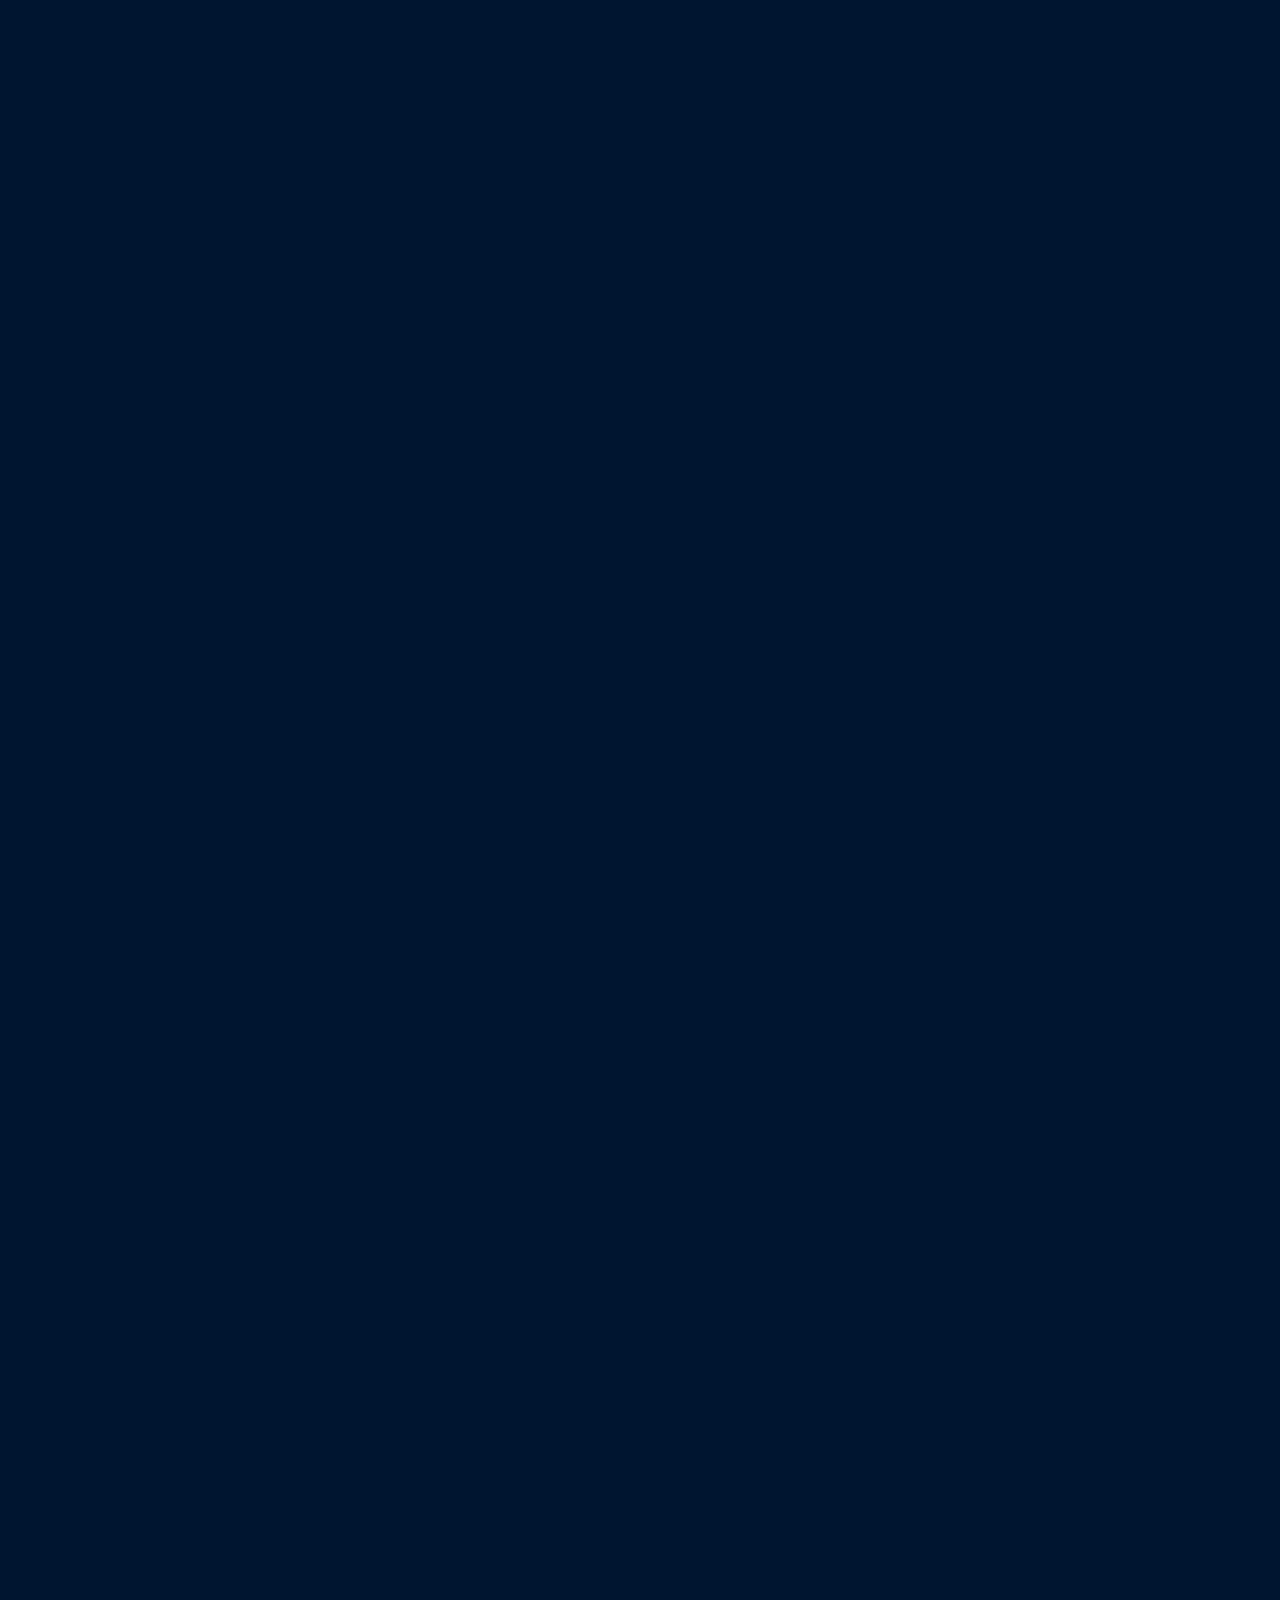
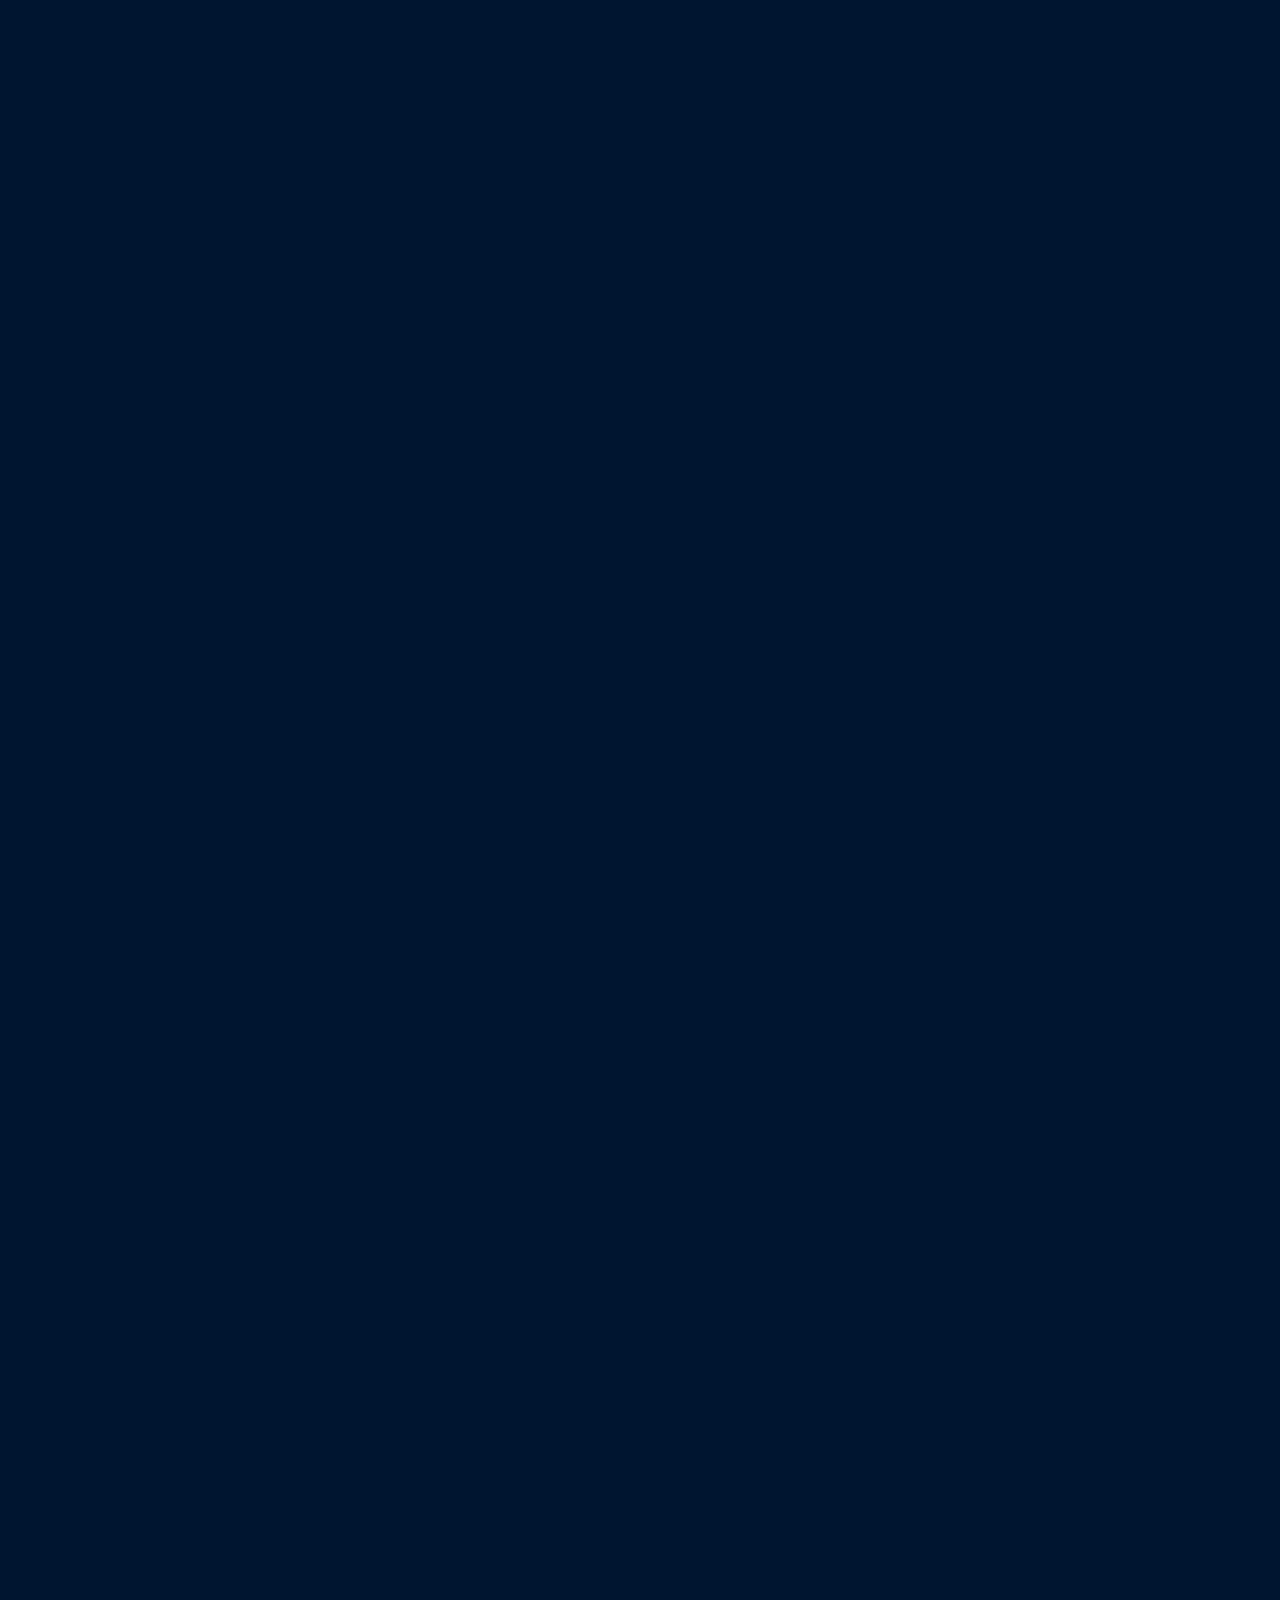
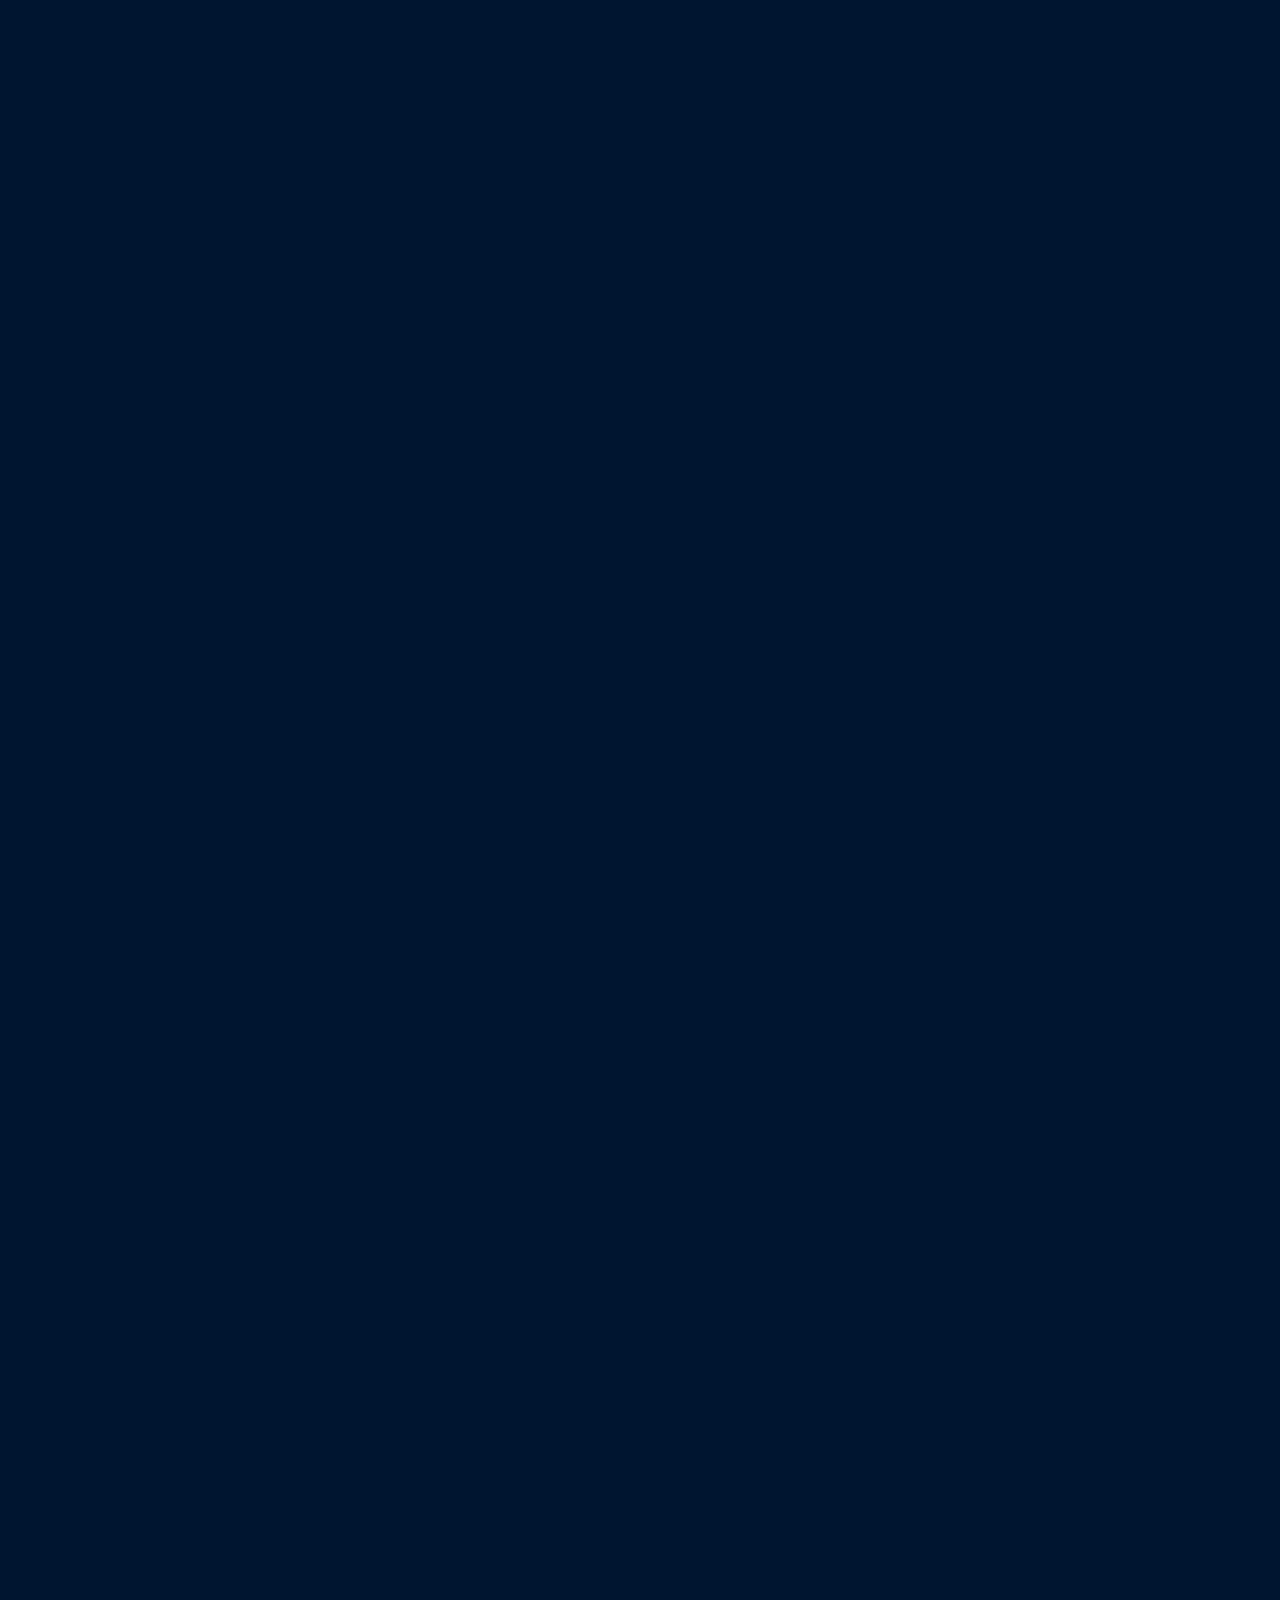
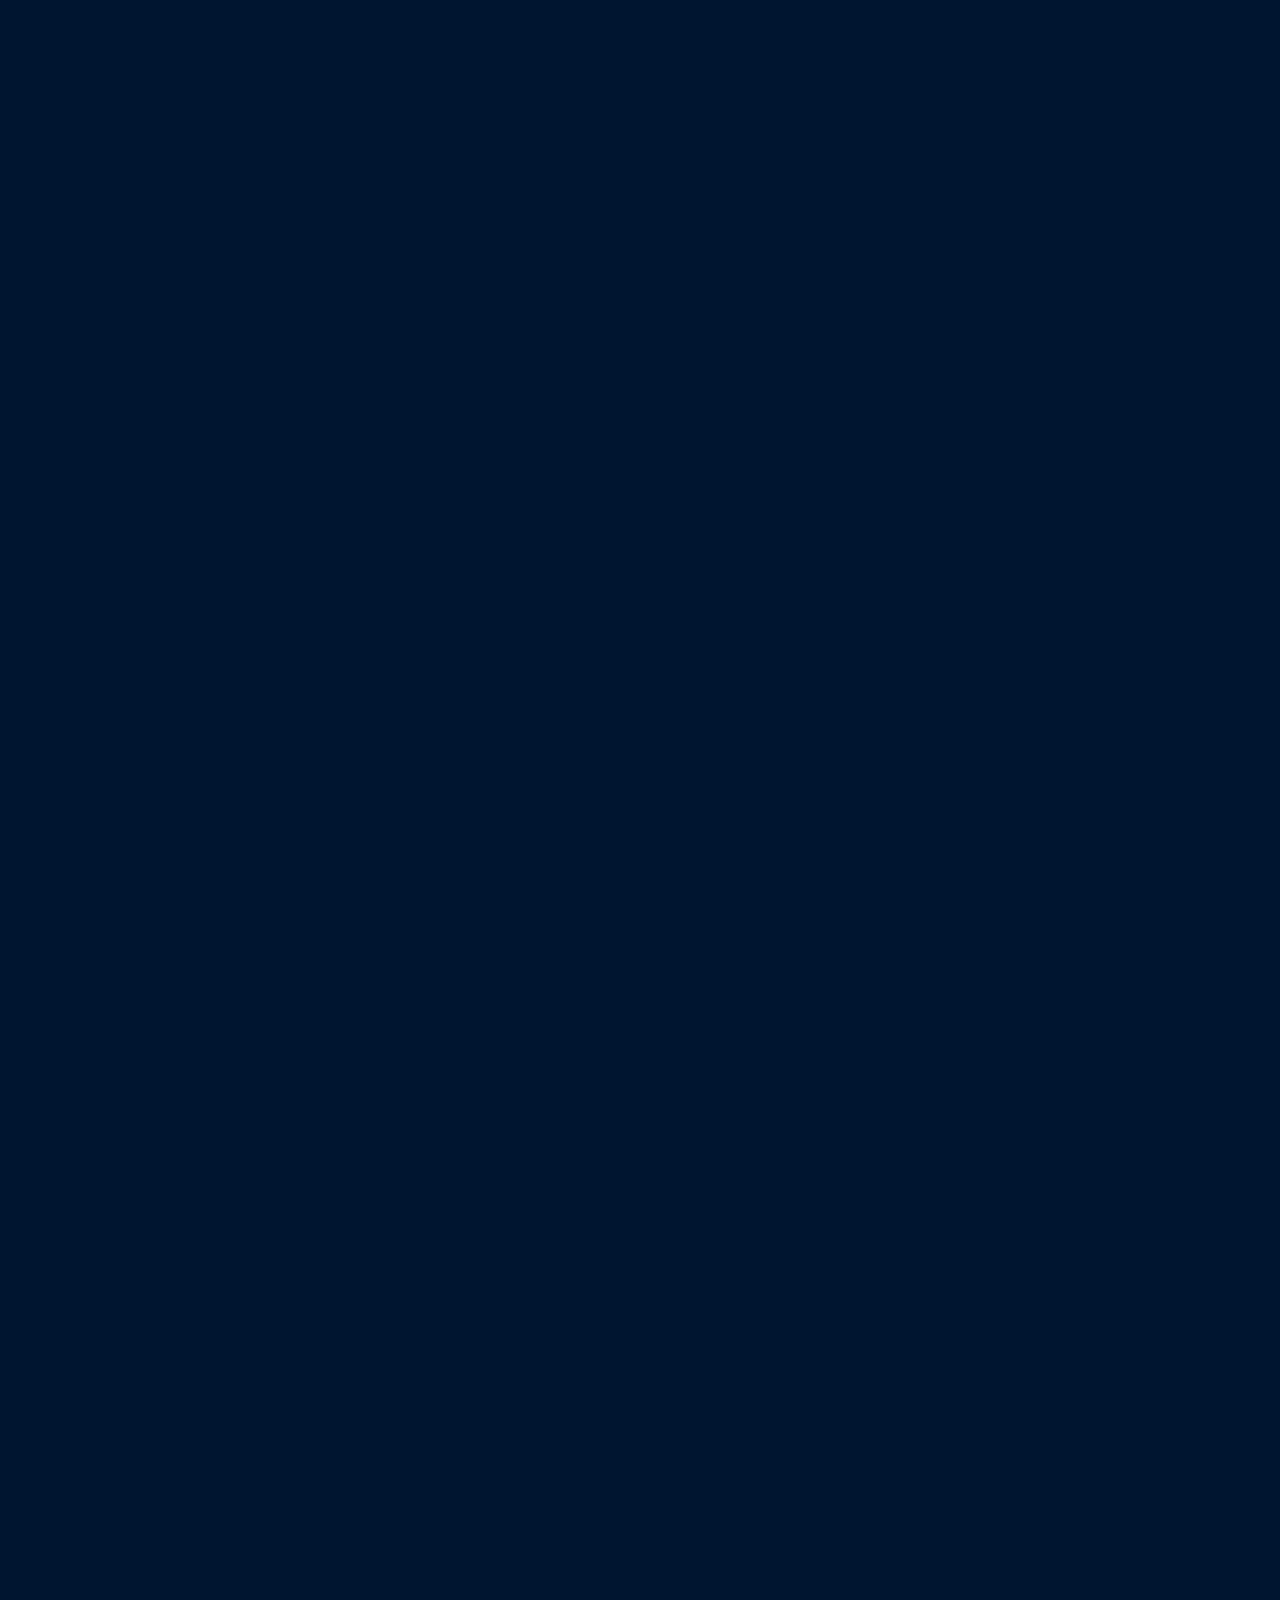
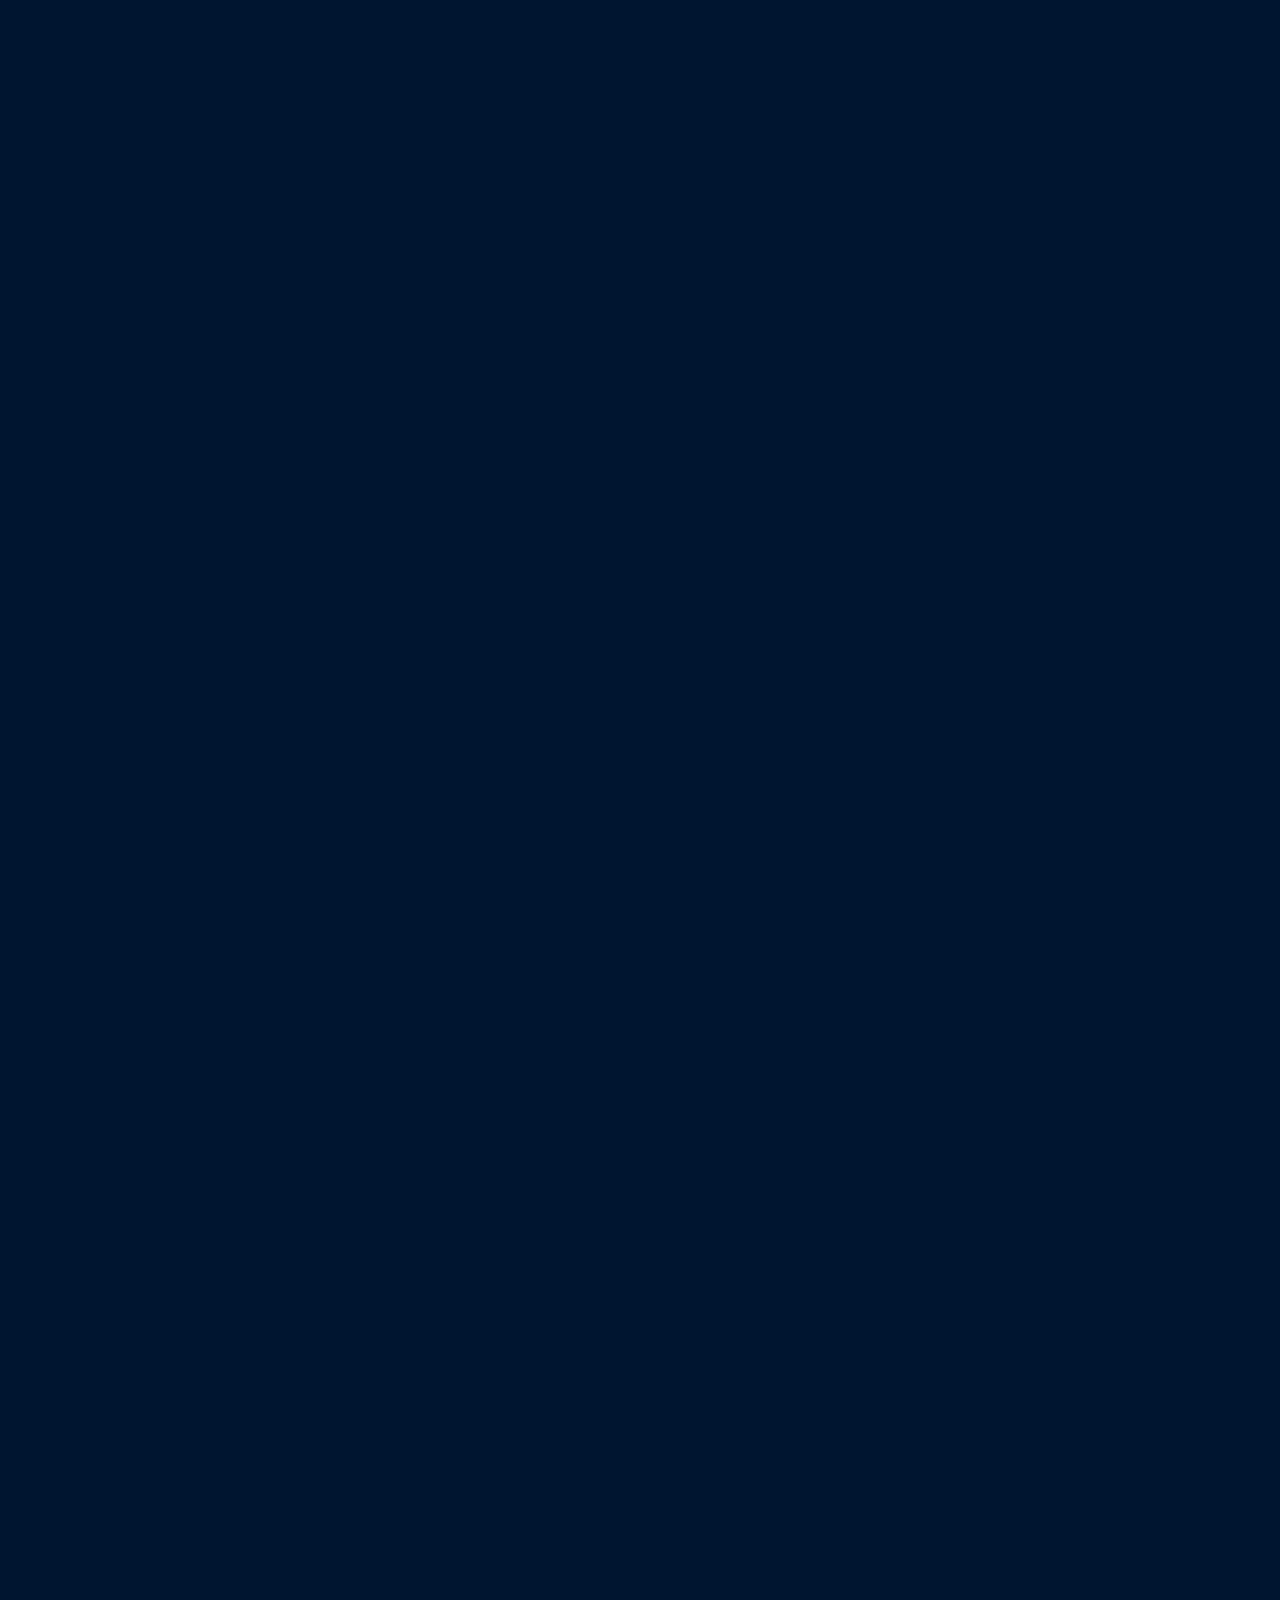
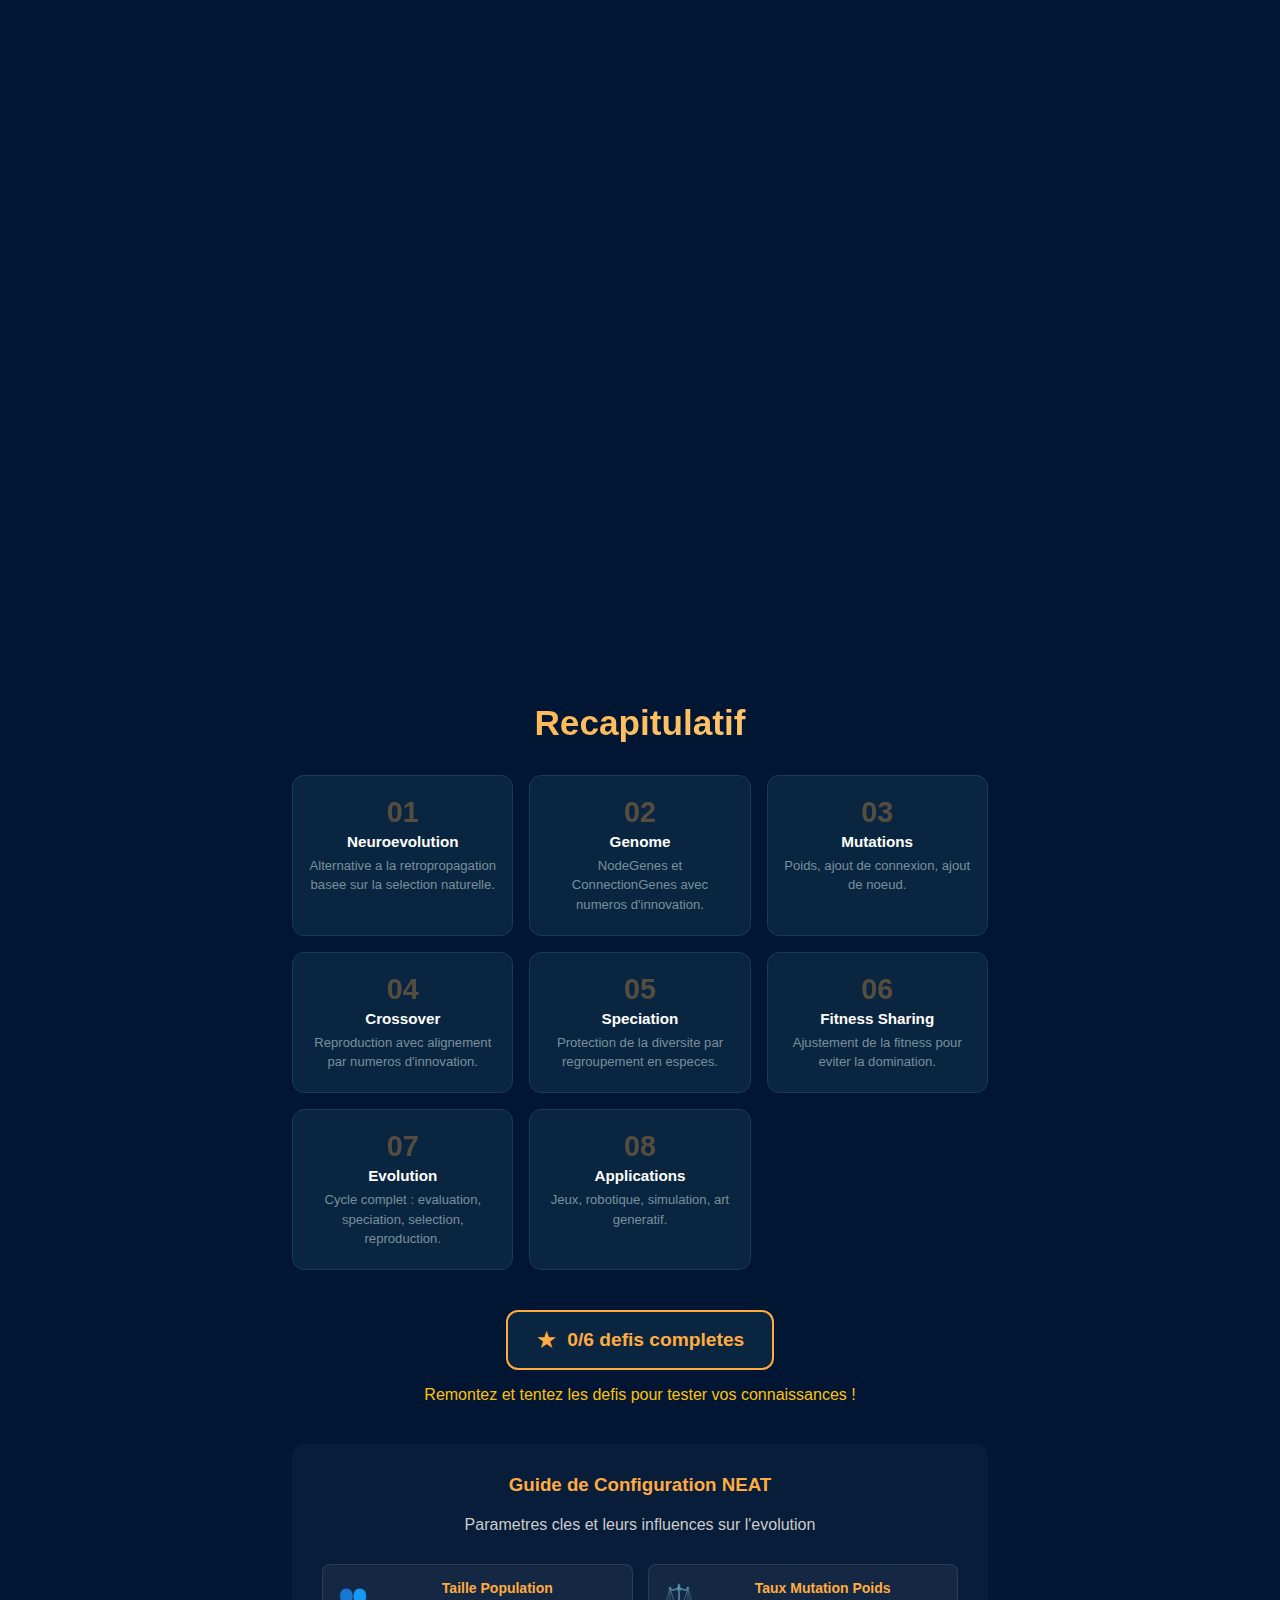
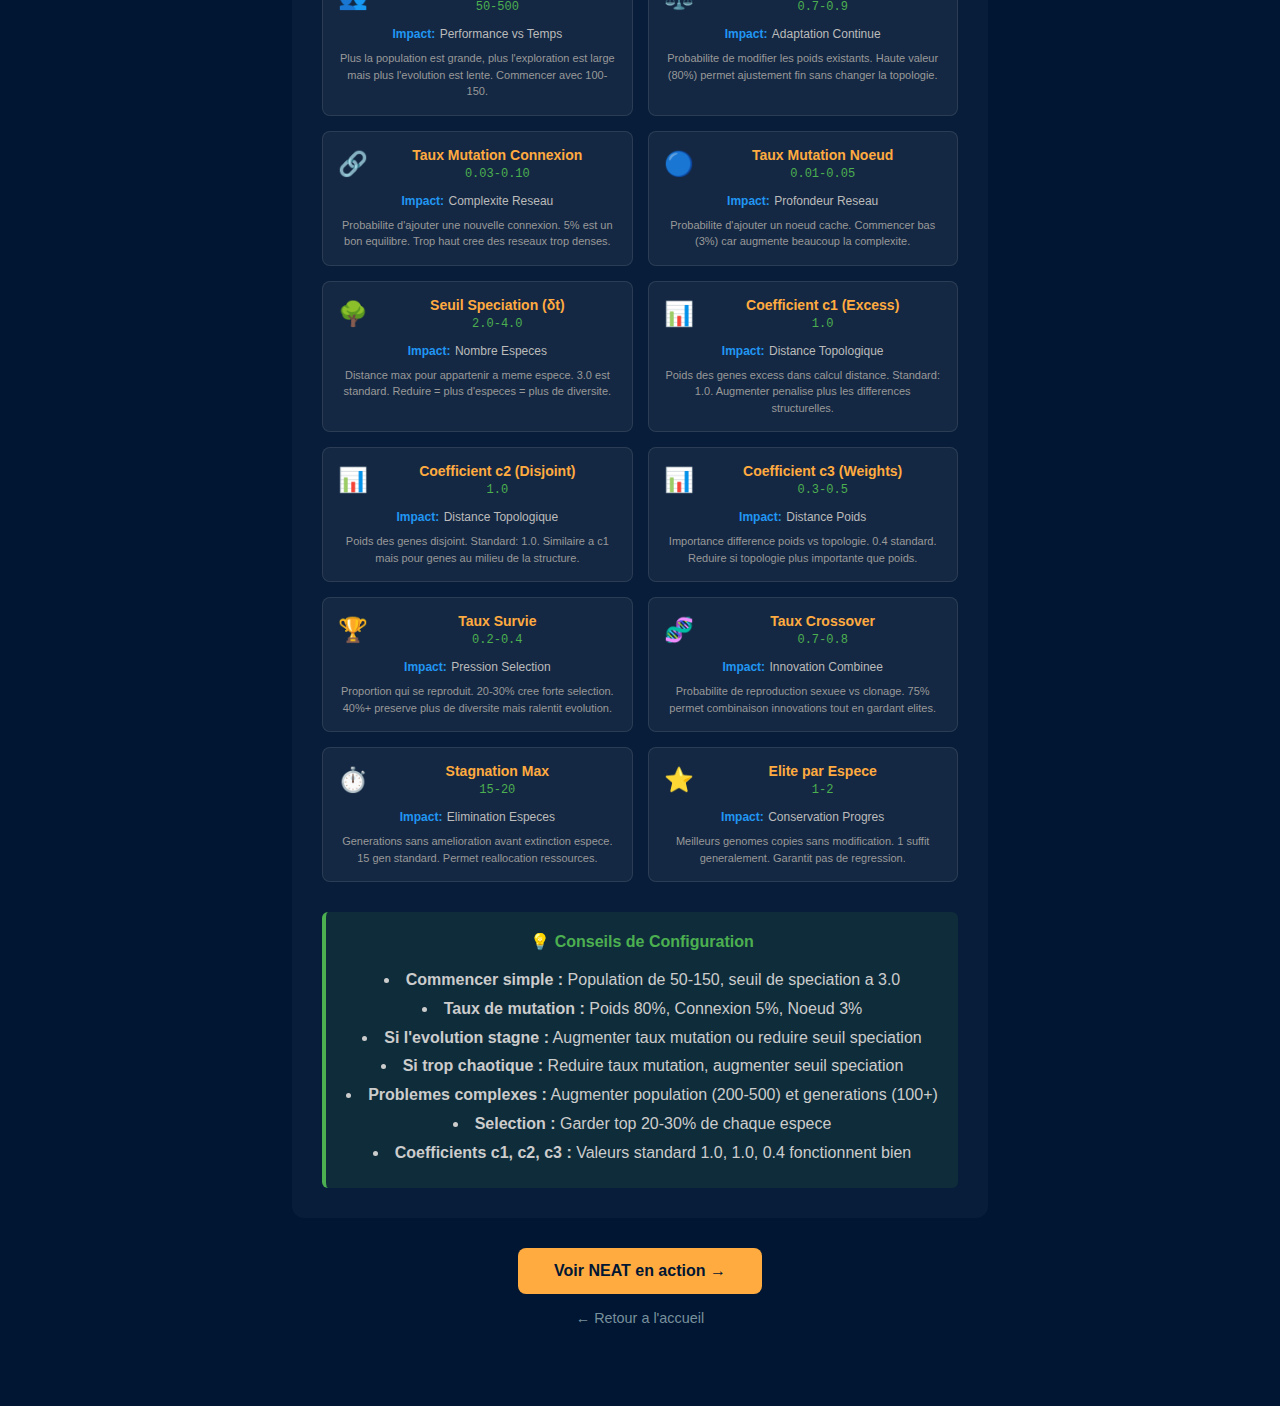
<file: static/cours/neat/index.html>
<!DOCTYPE html>
<html lang="fr">
<head>
    <meta charset="UTF-8">
    <meta name="viewport" content="width=device-width, initial-scale=1.0">
    <title>Cours : NEAT - Neura'TN</title>
    <link rel="stylesheet" href="/static/cours/neat/style.css">
</head>
<body>
    <header>
        <div class="header-left">
            <a href="/" class="back-link">&larr; Accueil</a>
            <img src="/static/logo.png" alt="Neura'TN" class="header-logo">
            <h1>NEAT</h1>
        </div>
        <div class="header-right">
            <nav class="section-nav" id="section-nav"></nav>
            <div class="challenge-counter" id="challenge-counter">
                <span class="counter-icon">&#9733;</span>
                <span id="counter-text">0/6</span>
            </div>
        </div>
    </header>

    <main>
        <!-- Section 0: Hero -->
        <section id="hero" class="course-section hero-section">
            <canvas id="hero-canvas"></canvas>
            <div class="hero-content">
                <h2>NEAT</h2>
                <p class="hero-subtitle">Comment les reseaux de neurones peuvent-ils se concevoir eux-memes ?</p>
                <p class="hero-intro">Decouvrez NEAT (NeuroEvolution of Augmenting Topologies), un algorithme qui fait evoluer des reseaux de neurones par selection naturelle. De la mutation a la speciation, explorez comment l'evolution peut concevoir des architectures optimales. Completez les 6 defis interactifs pour maitriser les concepts !</p>
                <a href="#evolution" class="scroll-hint">Commencer &darr;</a>
            </div>
        </section>

        <!-- Section 1: Introduction a la Neuroevolution -->
        <section id="evolution" class="course-section">
            <div class="section-text">
                <h2><span class="section-number">01</span>La Neuroevolution</h2>
                <p>Dans le cours sur les reseaux de neurones, vous avez decouvert la <strong>retropropagation</strong> : un algorithme qui ajuste les poids en calculant des gradients.</p>
                <p>Mais que faire si :</p>
                <ul class="concept-list">
                    <li>Vous n'avez <strong>pas de labels</strong> pour l'apprentissage supervise ?</li>
                    <li>La fonction d'objectif n'est <strong>pas derivable</strong> ?</li>
                    <li>Vous voulez que l'architecture elle-meme <strong>evolue</strong> ?</li>
                </ul>
                <p>C'est la que la <strong>neuroevolution</strong> entre en jeu : une approche inspiree de la <em>selection naturelle</em> qui fait evoluer des populations de reseaux de neurones.</p>
            </div>
            <div class="section-visual">
                <div class="visual-container">
                    <div class="comparison-split">
                        <div class="comparison-col">
                            <h3>Retropropagation</h3>
                            <svg id="backprop-svg" viewBox="0 0 240 200"></svg>
                            <div class="comp-desc">
                                <p><strong>Forces</strong> : Rapide, precis</p>
                                <p><strong>Limites</strong> : Besoin de labels, architecture fixe</p>
                            </div>
                        </div>
                        <div class="comparison-col">
                            <h3>Neuroevolution</h3>
                            <svg id="neuroevo-svg" viewBox="0 0 240 200"></svg>
                            <div class="comp-desc">
                                <p><strong>Forces</strong> : Pas de labels, architecture evolutive</p>
                                <p><strong>Limites</strong> : Plus lent, stochastique</p>
                            </div>
                        </div>
                    </div>
                </div>
            </div>
        </section>

        <!-- Section 2: Le Genome -->
        <section id="genome" class="course-section">
            <div class="section-text">
                <h2><span class="section-number">02</span>Le Genome</h2>
                <p>Dans NEAT, un reseau de neurones est encode comme un <strong>genome</strong> : un ensemble de genes qui definissent sa structure.</p>
                <p>Il existe deux types de genes :</p>
                <ul class="concept-list">
                    <li><strong>NodeGene</strong> : Represente un neurone (id, type, biais)</li>
                    <li><strong>ConnectionGene</strong> : Represente une synapse (entree, sortie, poids, actif, innovation)</li>
                </ul>
                <p>Chaque connexion possede un <strong>numero d'innovation</strong> unique qui permet de suivre son historique evolutif a travers les generations.</p>
            </div>
            <div class="section-visual">
                <div class="visual-container">
                    <div class="genome-viewer">
                        <h3 style="text-align: center; color: #FFAB40; margin-bottom: 10px;">Construction du Genome</h3>

                        <div style="text-align: center; margin: 10px 0; padding: 10px; background: rgba(255, 171, 64, 0.1); border-radius: 5px;">
                            <p id="genome-explanation" style="color: #FFAB40; font-weight: bold; margin: 0;">Cliquez sur Play pour animer la construction du génome</p>
                        </div>

                        <svg id="genome-network-svg" viewBox="0 0 400 280" style="background: rgba(0,0,0,0.2); border-radius: 8px;"></svg>

                        <div style="display: flex; justify-content: center; align-items: center; gap: 10px; margin: 15px 0;">
                            <button id="btn-genome-prev" class="ctrl-btn secondary" style="padding: 5px 15px;">◄ Précédent</button>
                            <button id="btn-genome-play" class="ctrl-btn accent" style="padding: 5px 20px;">▶ Play</button>
                            <button id="btn-genome-next" class="ctrl-btn secondary" style="padding: 5px 15px;">Suivant ►</button>
                            <button id="btn-genome-reset" class="ctrl-btn secondary" style="padding: 5px 15px;">↻ Reset</button>
                            <span style="margin-left: 10px; color: #FFAB40; font-weight: bold;" id="genome-step">0/17</span>
                        </div>

                        <div style="width: 100%; height: 8px; background: rgba(255,255,255,0.1); border-radius: 4px; overflow: hidden; margin-bottom: 15px;">
                            <div id="genome-progress-fill" style="height: 100%; background: linear-gradient(90deg, #FFAB40, #FF6B40); width: 0%; transition: width 0.3s;"></div>
                        </div>

                        <div style="display: flex; justify-content: center; gap: 15px; margin: 15px 0; font-size: 11px;">
                            <span><span style="color: #85D5E6;">●</span> Input/Bias</span>
                            <span><span style="color: #FFAB40;">●</span> Hidden</span>
                            <span><span style="color: #F44336;">●</span> Output</span>
                            <span style="margin-left: 10px;"><span style="color: #4CAF50;">▬</span> Poids +</span>
                            <span><span style="color: #F44336;">▬</span> Poids -</span>
                        </div>

                        <div class="genome-tables">
                            <div class="gene-table">
                                <h4 style="color: #85D5E6;">NodeGenes</h4>
                                <table id="node-table">
                                    <thead>
                                        <tr><th>ID</th><th>Type</th><th>Biais</th></tr>
                                    </thead>
                                    <tbody id="node-tbody"></tbody>
                                </table>
                            </div>
                            <div class="gene-table">
                                <h4 style="color: #FFAB40;">ConnectionGenes</h4>
                                <table id="connection-table">
                                    <thead>
                                        <tr><th>In</th><th>Out</th><th>Poids</th><th>Actif</th><th>Innov</th></tr>
                                    </thead>
                                    <tbody id="connection-tbody"></tbody>
                                </table>
                            </div>
                        </div>
                    </div>
                    <div class="challenge-box" id="challenge-1">
                        <div class="challenge-header">
                            <span class="challenge-icon">&#9733;</span>
                            <span class="challenge-title">Defi 1</span>
                            <span class="challenge-status" id="ch1-status"></span>
                        </div>
                        <p class="challenge-text">Comptez combien de <strong>connexions activees</strong> pointent vers les <strong>neurones de sortie</strong>.</p>
                        <div class="challenge-input-row">
                            <input type="number" id="ch1-input" min="0" max="20" placeholder="Votre reponse">
                            <button id="ch1-btn" class="ctrl-btn">Verifier</button>
                        </div>
                        <div class="challenge-feedback" id="ch1-feedback"></div>
                    </div>
                </div>
            </div>
        </section>

        <!-- Section 3: Les Mutations -->
        <section id="mutations" class="course-section">
            <div class="section-text">
                <h2><span class="section-number">03</span>Les Mutations</h2>
                <p>Les <strong>mutations</strong> sont le moteur de la variation genetique. Dans NEAT, il existe trois types principaux :</p>
                <ul class="concept-list">
                    <li><strong>Mutation de poids</strong> : Ajuste legerement les poids (le plus frequent)</li>
                    <li><strong>Ajout de connexion</strong> : Cree un nouveau lien entre deux neurones</li>
                    <li><strong>Ajout de noeud</strong> : Divise une connexion en inserant un neurone cache</li>
                </ul>
                <p>Ces mutations permettent aux reseaux de <strong>complexifier progressivement</strong> leur structure, partant d'un reseau minimal pour evoluer vers des architectures sophistiquees.</p>
            </div>
            <div class="section-visual">
                <div class="visual-container">
                    <svg id="mutation-svg" viewBox="0 0 480 300"></svg>
                    <div class="mutation-controls">
                        <button id="btn-mutate-weight" class="ctrl-btn">Muter poids</button>
                        <button id="btn-add-connection" class="ctrl-btn">Ajouter connexion</button>
                        <button id="btn-add-node" class="ctrl-btn">Ajouter noeud</button>
                        <button id="btn-reset-mutation" class="ctrl-btn secondary">Reinitialiser</button>
                    </div>
                    <div id="mutation-log" class="step-text"></div>
                    <div class="challenge-box" id="challenge-2">
                        <div class="challenge-header">
                            <span class="challenge-icon">&#9733;</span>
                            <span class="challenge-title">Defi 2</span>
                            <span class="challenge-status" id="ch2-status"></span>
                        </div>
                        <p class="challenge-text">Partez du reseau minimal et appliquez des mutations pour atteindre :</p>
                        <div class="challenge-checklist">
                            <div class="check-item" id="ch2-check-hidden"><span class="check-icon">&#9675;</span> Au moins 1 neurone cache</div>
                            <div class="check-item" id="ch2-check-connections"><span class="check-icon">&#9675;</span> Au moins 8 connexions</div>
                        </div>
                    </div>
                </div>
            </div>
        </section>

        <!-- Section 4: Numeros d'Innovation et Crossover -->
        <section id="innovation" class="course-section">
            <div class="section-text">
                <h2><span class="section-number">04</span>Innovation & Crossover</h2>
                <p>Lorsque deux genomes se reproduisent, comment aligner leurs genes ? C'est la que les <strong>numeros d'innovation</strong> interviennent.</p>
                <p>Chaque nouvelle connexion recoit un numero unique. Lors du crossover :</p>
                <ul class="concept-list">
                    <li><strong>Matching genes</strong> : Meme numero d'innovation dans les deux parents</li>
                    <li><strong>Disjoint genes</strong> : Numero present dans un seul parent (milieu de plage)</li>
                    <li><strong>Excess genes</strong> : Numero present dans un seul parent (fin de plage)</li>
                </ul>
                <p>L'enfant herite de tous les genes du parent le plus fit, et choisit aleatoirement parmi les matching genes.</p>
            </div>
            <div class="section-visual">
                <div class="visual-container">
                    <h3 style="text-align: center; color: #FFAB40; margin-bottom: 10px;">Animation du Crossover</h3>

                    <div style="text-align: center; margin: 10px 0; padding: 10px; background: rgba(255, 171, 64, 0.1); border-radius: 5px;">
                        <p id="crossover-explanation" style="color: #FFAB40; font-weight: bold; margin: 0;">Cliquez sur Play pour voir le crossover étape par étape</p>
                    </div>

                    <div style="display: flex; justify-content: center; align-items: center; gap: 10px; margin: 15px 0;">
                        <button id="btn-crossover-prev" class="ctrl-btn secondary" style="padding: 5px 15px;">◄ Précédent</button>
                        <button id="btn-crossover-play" class="ctrl-btn accent" style="padding: 5px 20px;">▶ Play</button>
                        <button id="btn-crossover-next" class="ctrl-btn secondary" style="padding: 5px 15px;">Suivant ►</button>
                        <button id="btn-crossover-reset" class="ctrl-btn secondary" style="padding: 5px 15px;">↻ Reset</button>
                        <span style="margin-left: 10px; color: #FFAB40; font-weight: bold;" id="crossover-step">0/5</span>
                    </div>

                    <div style="width: 100%; height: 8px; background: rgba(255,255,255,0.1); border-radius: 4px; overflow: hidden; margin-bottom: 15px;">
                        <div id="crossover-progress-fill" style="height: 100%; background: linear-gradient(90deg, #FFAB40, #FF6B40); width: 0%; transition: width 0.3s;"></div>
                    </div>

                    <div class="crossover-demo">
                        <div class="parent-row">
                            <div class="parent-col">
                                <h4>Parent 1 (Fitness: 8.5)</h4>
                                <svg id="parent1-svg" viewBox="0 0 200 150"></svg>
                            </div>
                            <div class="parent-col">
                                <h4>Parent 2 (Fitness: 6.2)</h4>
                                <svg id="parent2-svg" viewBox="0 0 200 150"></svg>
                            </div>
                        </div>
                        <div class="crossover-arrow">&#8595; Crossover &#8595;</div>
                        <div class="child-row">
                            <h4>Enfant</h4>
                            <svg id="child-svg" viewBox="0 0 200 150"></svg>
                        </div>
                        <div class="gene-alignment" id="gene-alignment"></div>
                    </div>
                    <div class="challenge-box" id="challenge-3">
                        <div class="challenge-header">
                            <span class="challenge-icon">&#9733;</span>
                            <span class="challenge-title">Defi 3</span>
                            <span class="challenge-status" id="ch3-status"></span>
                        </div>
                        <p class="challenge-text">Identifiez le type de chaque gene dans le crossover :</p>
                        <div id="innovation-quiz" class="gene-quiz"></div>
                    </div>
                </div>
            </div>
        </section>

        <!-- Section 5: La Speciation -->
        <section id="speciation" class="course-section">
            <div class="section-text">
                <h2><span class="section-number">05</span>La Speciation</h2>
                <p>Imaginez une innovation prometteuse mais fragile : un nouveau neurone qui augmente temporairement l'erreur. Dans une competition directe, cette innovation disparaitrait !</p>
                <p>La <strong>speciation</strong> protege la diversite en regroupant les genomes similaires en especes. La <strong>distance de compatibilite</strong> mesure la similarite :</p>
                <div class="formula-display">&delta; = c1&middot;E/N + c2&middot;D/N + c3&middot;W</div>
                <p>Ou E = genes excess, D = genes disjoint, N = taille du plus grand genome, W = difference moyenne de poids.</p>
                <p>Si &delta; &lt; seuil, deux genomes appartiennent a la meme espece.</p>
            </div>
            <div class="section-visual">
                <div class="visual-container">
                    <h3 style="text-align: center; color: #FFAB40; margin-bottom: 15px;">Animation de la Spéciation</h3>

                    <p style="text-align: center; color: #CCC; font-size: 13px; margin-bottom: 15px;">
                        Regardez comment l'algorithme groupe les génomes similaires en espèces
                    </p>

                    <div id="speciation-animation"></div>

                    <div class="challenge-box" id="challenge-4" style="margin-top: 20px;">
                        <div class="challenge-header">
                            <span class="challenge-icon">&#9733;</span>
                            <span class="challenge-title">Défi 4 : Comprendre la Spéciation</span>
                            <span class="challenge-status" id="ch4-status"></span>
                        </div>
                        <p class="challenge-text">Complétez l'animation pour voir comment 6 génomes sont groupés en 3 espèces distinctes.</p>
                    </div>
                </div>
            </div>
        </section>

        <!-- Section 6: Fitness et Selection -->
        <section id="fitness" class="course-section">
            <div class="section-text">
                <h2><span class="section-number">06</span>Fitness & Selection</h2>
                <p>La <strong>fitness</strong> mesure la performance d'un genome sur une tache (survie dans un jeu, distance parcourue, etc.).</p>
                <p>Mais pour proteger les especes petites et innovantes, NEAT utilise le <strong>fitness sharing</strong> :</p>
                <div class="formula-display">Fitness ajustee = Fitness brute / Taille de l'espece</div>
                <p>Ainsi, une espece nombreuse voit sa fitness divisee : cela evite qu'une espece dominante n'elimine toutes les autres.</p>
                <p>Lors de la reproduction, chaque espece recoit un nombre de descendants proportionnel a sa fitness ajustee totale.</p>
            </div>
            <div class="section-visual">
                <div class="visual-container">
                    <div class="fitness-visualization">
                        <div id="fitness-sliders" style="margin-bottom: 20px; padding: 15px; background: rgba(255,255,255,0.05); border-radius: 8px;"></div>

                        <div class="fitness-chart-row">
                            <div class="chart-col">
                                <h4>Fitness brute</h4>
                                <canvas id="fitness-raw-chart" width="220" height="200"></canvas>
                            </div>
                            <div class="chart-col">
                                <h4>Fitness ajustee</h4>
                                <canvas id="fitness-adjusted-chart" width="220" height="200"></canvas>
                            </div>
                        </div>
                        <div id="fitness-explanation" class="step-text"></div>
                    </div>
                    <div class="challenge-box" id="challenge-5">
                        <div class="challenge-header">
                            <span class="challenge-icon">&#9733;</span>
                            <span class="challenge-title">Defi 5</span>
                            <span class="challenge-status" id="ch5-status"></span>
                        </div>
                        <p class="challenge-text">Une espece a 4 membres avec fitness : 100, 80, 60, 40. Calculez la fitness ajustee du meilleur individu.</p>
                        <div class="challenge-input-row">
                            <input type="number" id="ch5-input" step="0.1" placeholder="Votre reponse">
                            <button id="ch5-btn" class="ctrl-btn">Verifier</button>
                        </div>
                        <div class="challenge-feedback" id="ch5-feedback"></div>
                    </div>
                </div>
            </div>
        </section>

        <!-- Section 7: Le Cycle d'Evolution -->
        <section id="evolution-cycle" class="course-section">
            <div class="section-text">
                <h2><span class="section-number">07</span>Le Cycle d'Evolution</h2>
                <p>NEAT fonctionne par <strong>generations</strong>. A chaque generation :</p>
                <ol class="concept-list">
                    <li><strong>Evaluation</strong> : Chaque genome joue et obtient une fitness</li>
                    <li><strong>Speciation</strong> : Les genomes sont regroupes en especes</li>
                    <li><strong>Selection</strong> : Seuls les meilleurs de chaque espece se reproduisent</li>
                    <li><strong>Crossover</strong> : Combinaison de deux parents pour creer un enfant</li>
                    <li><strong>Mutation</strong> : L'enfant subit des mutations aleatoires</li>
                </ol>
                <p>Les especes stagnantes (pas d'amelioration pendant N generations) sont <strong>eliminees</strong>.</p>
            </div>
            <div class="section-visual">
                <div class="visual-container">
                    <div class="evolution-flowchart">
                        <svg id="flowchart-svg" viewBox="0 0 500 320"></svg>
                        <div id="flowchart-highlight" class="step-text"></div>
                    </div>
                    <div class="evolution-sim">
                        <canvas id="evolution-graph" width="500" height="200"></canvas>
                        <div class="sim-controls">
                            <button id="btn-evolve-step" class="ctrl-btn">Evoluer 1 generation</button>
                            <button id="btn-evolve-auto" class="ctrl-btn accent">Auto (50 gen)</button>
                            <button id="btn-reset-evolution" class="ctrl-btn secondary">Reinitialiser</button>
                        </div>
                        <div class="sim-stats">
                            <span>Generation : <strong id="gen-value">0</strong></span>
                            <span>Meilleure fitness : <strong id="best-fitness-value">0.00</strong></span>
                            <span>Especes : <strong id="species-value">--</strong></span>
                        </div>
                    </div>
                    <div class="challenge-box" id="challenge-6">
                        <div class="challenge-header">
                            <span class="challenge-icon">&#9733;</span>
                            <span class="challenge-title">Defi 6</span>
                            <span class="challenge-status" id="ch6-status"></span>
                        </div>
                        <p class="challenge-text">Faites evoluer la population sur le probleme XOR jusqu'a atteindre <strong>fitness &gt; 90%</strong>.</p>
                        <div class="challenge-progress">
                            <div class="progress-bar"><div class="progress-fill" id="ch6-progress"></div></div>
                            <span class="progress-text" id="ch6-text">Fitness : 0.0% / 90%</span>
                        </div>
                    </div>
                </div>
            </div>
        </section>

        <!-- Section 8: Applications Reelles -->
        <section id="applications" class="course-section">
            <div class="section-text">
                <h2><span class="section-number">08</span>Applications Reelles</h2>
                <p>NEAT a ete utilise avec succes dans de nombreux domaines : jeux video, robotique, simulation, art generatif...</p>
                <p>Sur ce site, vous pouvez voir NEAT en action sur deux demos :</p>
                <ul class="concept-list">
                    <li><strong>Flappy Bird</strong> : NEAT apprend a jouer en evaluant la position des tuyaux</li>
                    <li><strong>Course de voitures</strong> : NEAT evolue des pilotes en utilisant des capteurs de distance</li>
                </ul>
                <p>Observez la difference entre un reseau de <strong>Generation 1</strong> (simple, aleatoire) et <strong>Generation 50+</strong> (complexe, optimise).</p>
            </div>
            <div class="section-visual">
                <div class="visual-container">
                    <div class="demo-comparison">
                        <div class="demo-col">
                            <h4>Generation 1</h4>
                            <svg id="gen1-svg" viewBox="0 0 220 180"></svg>
                            <div class="demo-stats">
                                <p>Noeuds : <strong id="gen1-nodes">--</strong></p>
                                <p>Connexions : <strong id="gen1-connections">--</strong></p>
                                <p>Fitness : <strong id="gen1-fitness">--</strong></p>
                            </div>
                        </div>
                        <div class="demo-col">
                            <h4>Generation 50</h4>
                            <svg id="gen50-svg" viewBox="0 0 220 180"></svg>
                            <div class="demo-stats">
                                <p>Noeuds : <strong id="gen50-nodes">--</strong></p>
                                <p>Connexions : <strong id="gen50-connections">--</strong></p>
                                <p>Fitness : <strong id="gen50-fitness">--</strong></p>
                            </div>
                        </div>
                    </div>
                    <div class="demo-links">
                        <a href="/flappy" class="demo-btn">Essayer Flappy Bird &rarr;</a>
                        <a href="/car" class="demo-btn">Essayer Course Auto &rarr;</a>
                    </div>
                </div>
            </div>
        </section>

        <!-- Section 9: Conclusion -->
        <section id="conclusion" class="course-section conclusion-section">
            <div class="conclusion-content">
                <h2>Recapitulatif</h2>
                <div class="recap-grid">
                    <div class="recap-card">
                        <span class="recap-num">01</span>
                        <strong>Neuroevolution</strong>
                        <p>Alternative a la retropropagation basee sur la selection naturelle.</p>
                    </div>
                    <div class="recap-card" data-challenge="1">
                        <span class="recap-num">02</span>
                        <strong>Genome</strong>
                        <p>NodeGenes et ConnectionGenes avec numeros d'innovation.</p>
                    </div>
                    <div class="recap-card" data-challenge="2">
                        <span class="recap-num">03</span>
                        <strong>Mutations</strong>
                        <p>Poids, ajout de connexion, ajout de noeud.</p>
                    </div>
                    <div class="recap-card" data-challenge="3">
                        <span class="recap-num">04</span>
                        <strong>Crossover</strong>
                        <p>Reproduction avec alignement par numeros d'innovation.</p>
                    </div>
                    <div class="recap-card" data-challenge="4">
                        <span class="recap-num">05</span>
                        <strong>Speciation</strong>
                        <p>Protection de la diversite par regroupement en especes.</p>
                    </div>
                    <div class="recap-card" data-challenge="5">
                        <span class="recap-num">06</span>
                        <strong>Fitness Sharing</strong>
                        <p>Ajustement de la fitness pour eviter la domination.</p>
                    </div>
                    <div class="recap-card" data-challenge="6">
                        <span class="recap-num">07</span>
                        <strong>Evolution</strong>
                        <p>Cycle complet : evaluation, speciation, selection, reproduction.</p>
                    </div>
                    <div class="recap-card">
                        <span class="recap-num">08</span>
                        <strong>Applications</strong>
                        <p>Jeux, robotique, simulation, art generatif.</p>
                    </div>
                </div>
                <div class="final-score" id="final-score">
                    <span class="score-icon">&#9733;</span>
                    <span class="score-text" id="final-score-text">0/6 defis completes</span>
                </div>
                <p class="score-message" id="score-message"></p>

                <!-- Parameter Reference -->
                <div class="param-reference" style="margin-top: 40px; background: rgba(255,255,255,0.03); border-radius: 12px; padding: 30px;">
                    <h3 style="color: #FFAB40; margin-bottom: 20px; text-align: center;">Guide de Configuration NEAT</h3>
                    <p style="color: #CCC; text-align: center; margin-bottom: 30px;">Parametres cles et leurs influences sur l'evolution</p>

                    <div class="param-grid" id="param-grid"></div>

                    <div style="margin-top: 30px; padding: 20px; background: rgba(76, 175, 80, 0.1); border-left: 4px solid #4CAF50; border-radius: 6px;">
                        <h4 style="color: #4CAF50; margin-bottom: 15px;">💡 Conseils de Configuration</h4>
                        <ul style="color: #CCC; line-height: 1.8; list-style-position: inside;">
                            <li><strong>Commencer simple :</strong> Population de 50-150, seuil de speciation a 3.0</li>
                            <li><strong>Taux de mutation :</strong> Poids 80%, Connexion 5%, Noeud 3%</li>
                            <li><strong>Si l'evolution stagne :</strong> Augmenter taux mutation ou reduire seuil speciation</li>
                            <li><strong>Si trop chaotique :</strong> Reduire taux mutation, augmenter seuil speciation</li>
                            <li><strong>Problemes complexes :</strong> Augmenter population (200-500) et generations (100+)</li>
                            <li><strong>Selection :</strong> Garder top 20-30% de chaque espece</li>
                            <li><strong>Coefficients c1, c2, c3 :</strong> Valeurs standard 1.0, 1.0, 0.4 fonctionnent bien</li>
                        </ul>
                    </div>
                </div>

                <div class="next-steps" style="margin-top: 30px;">
                    <a href="/flappy" class="cta-btn">Voir NEAT en action &rarr;</a>
                    <a href="/" class="back-link">&larr; Retour a l'accueil</a>
                </div>
            </div>
        </section>
    </main>

    <script src="/static/neat.js"></script>
    <script src="/static/neat-viz-improved.js"></script>
    <script src="/static/cours/neat/app.js"></script>
</body>
</html>
</file>
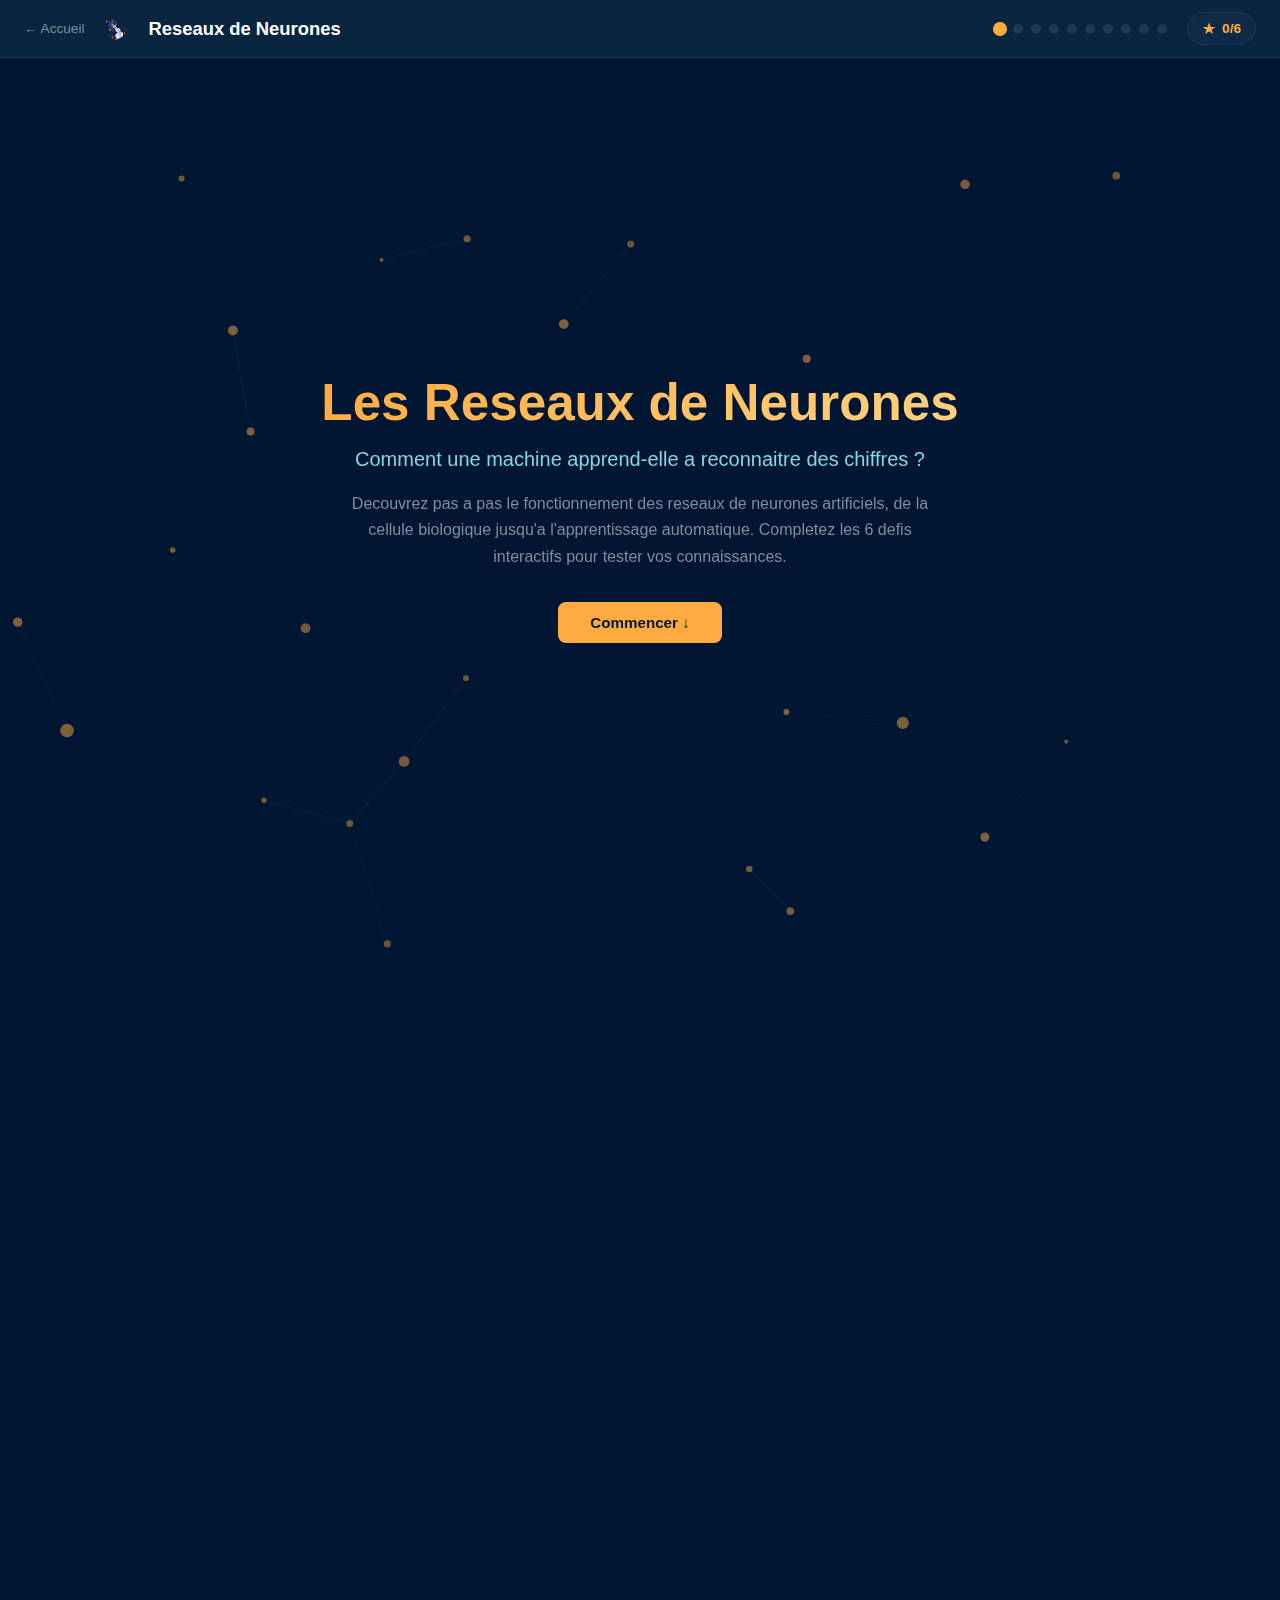
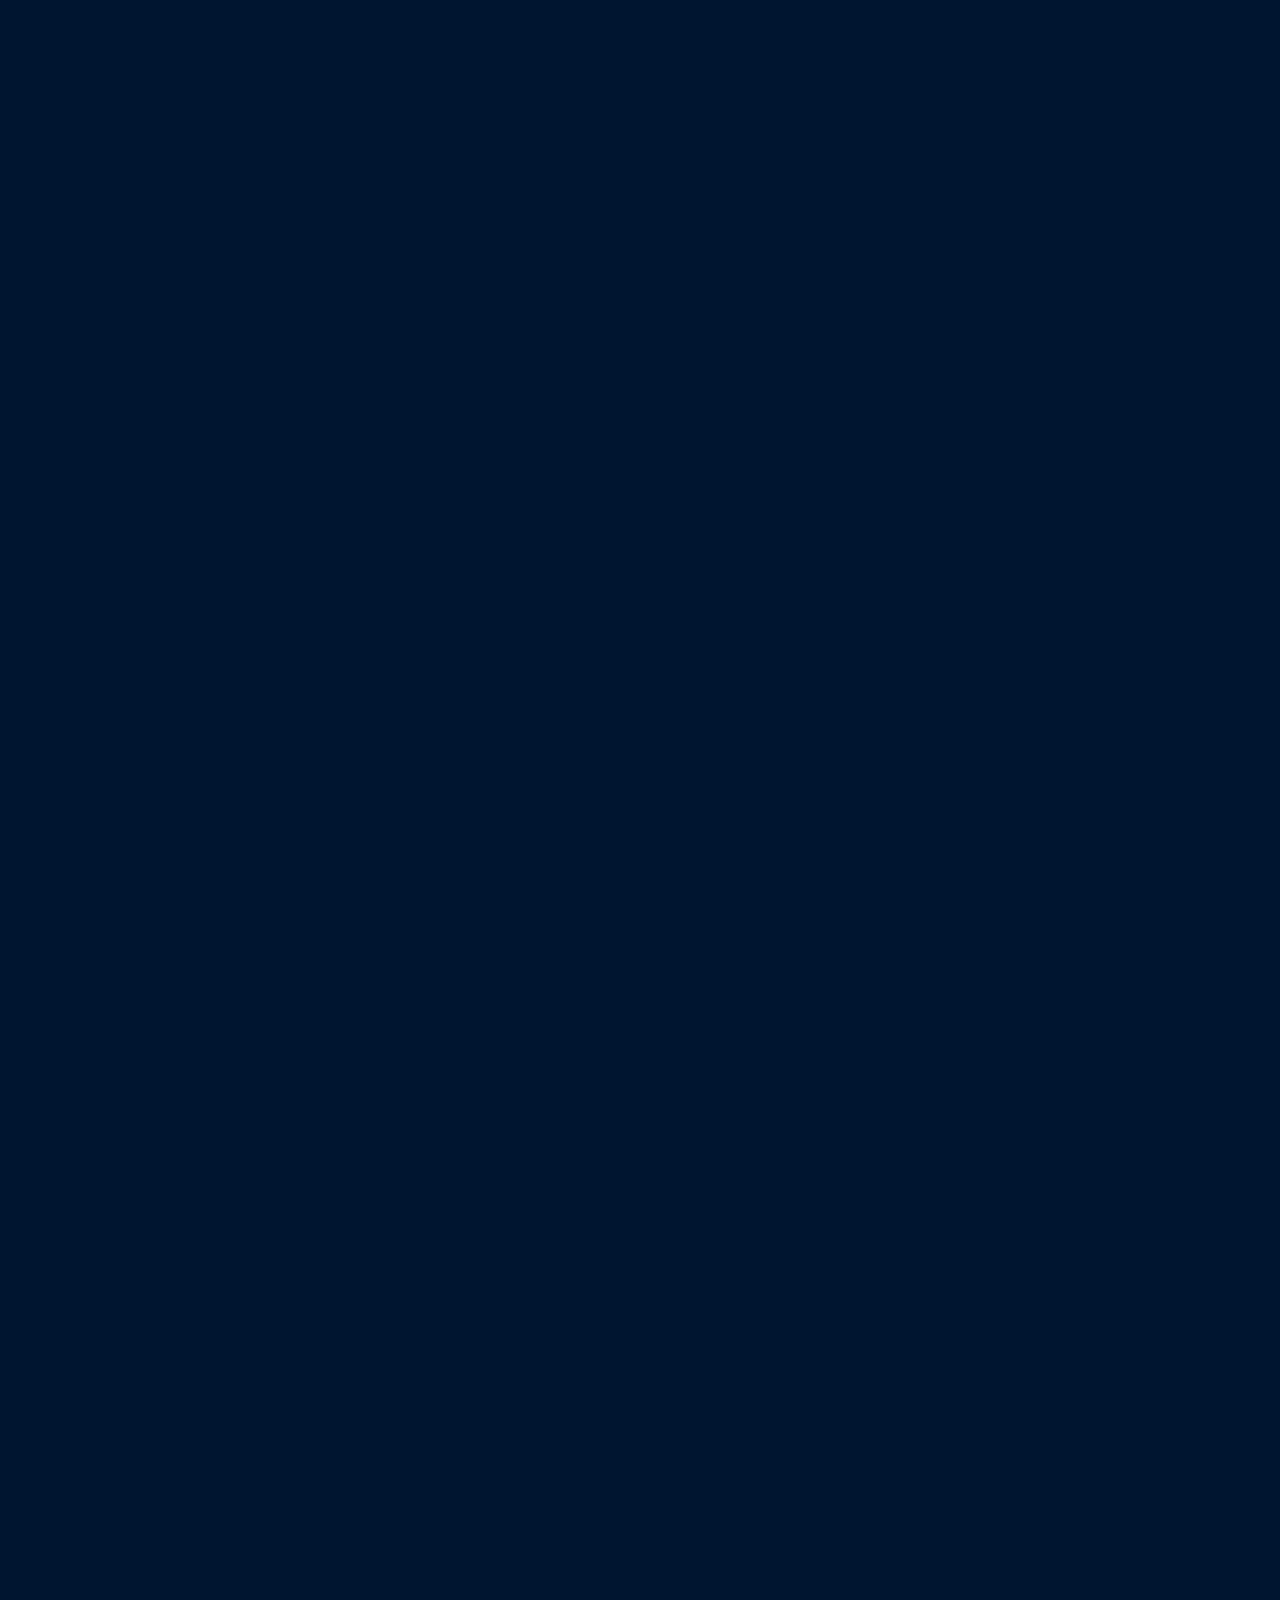
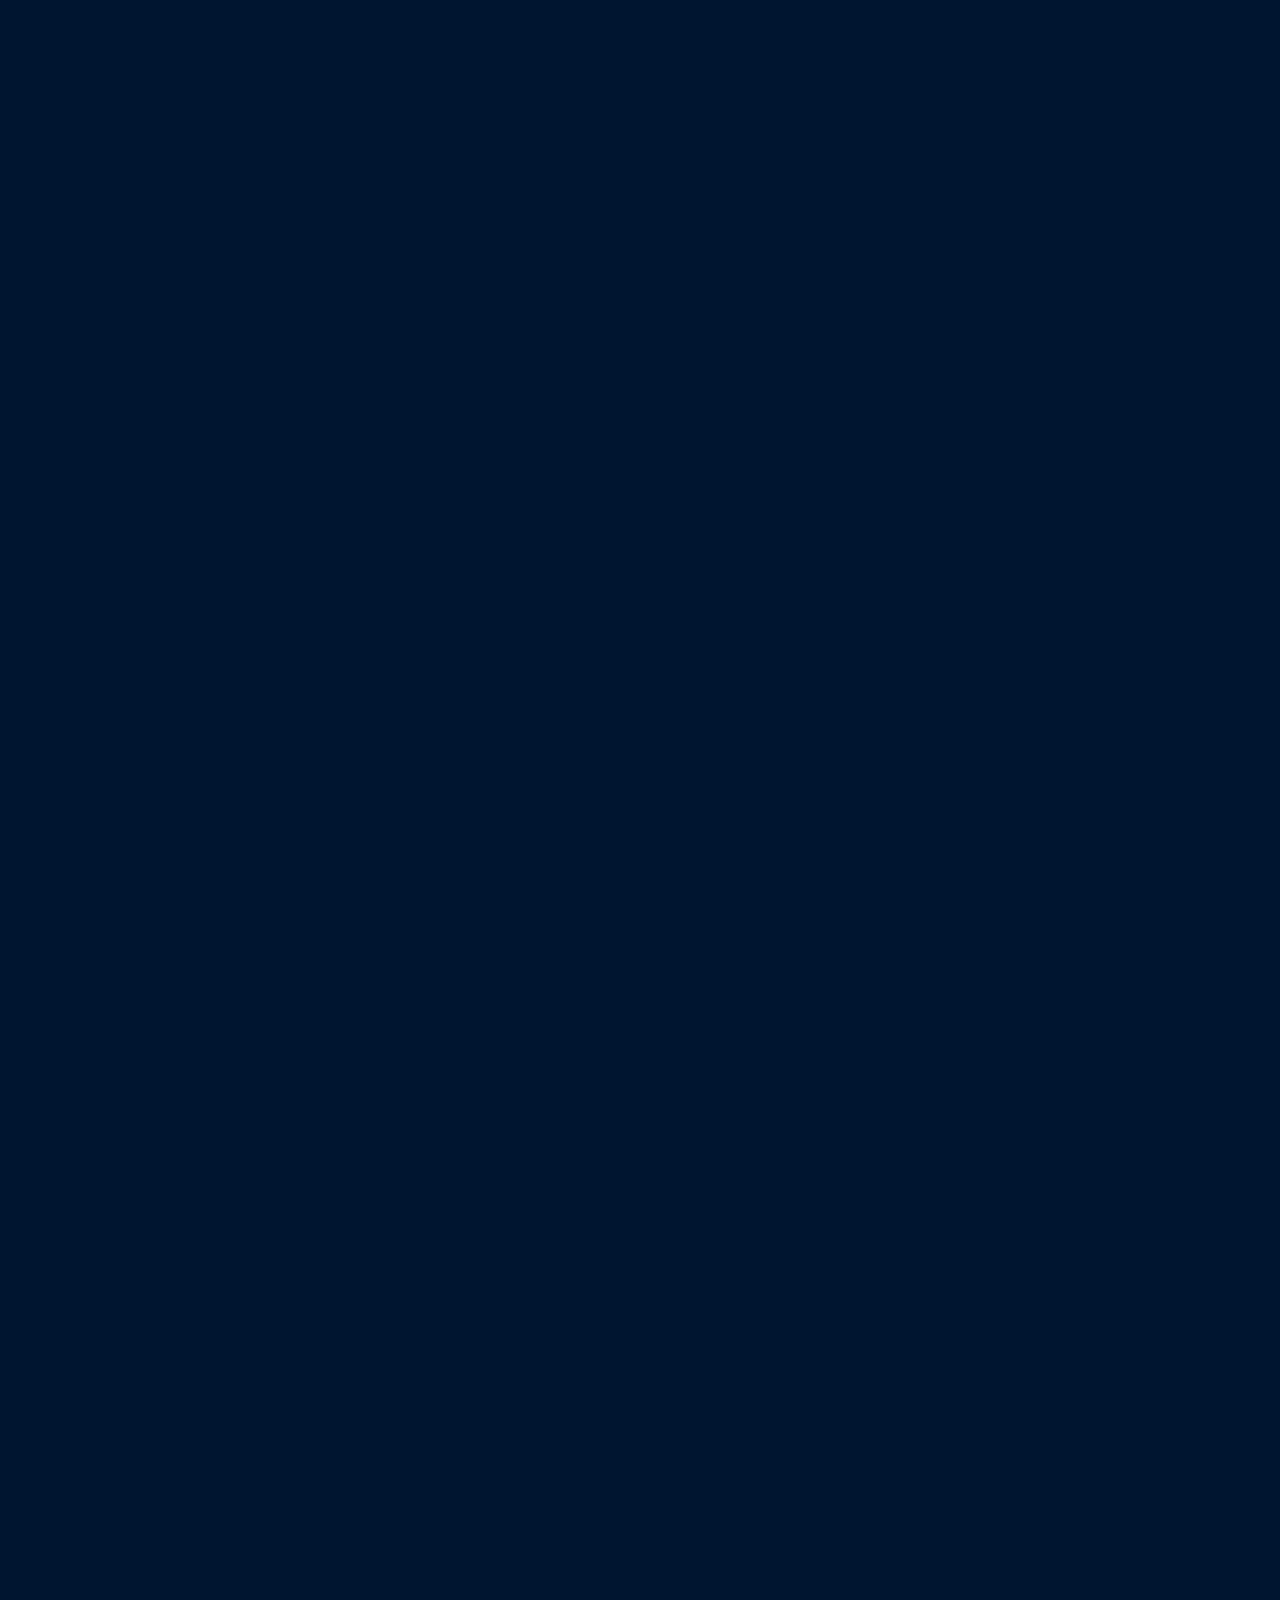
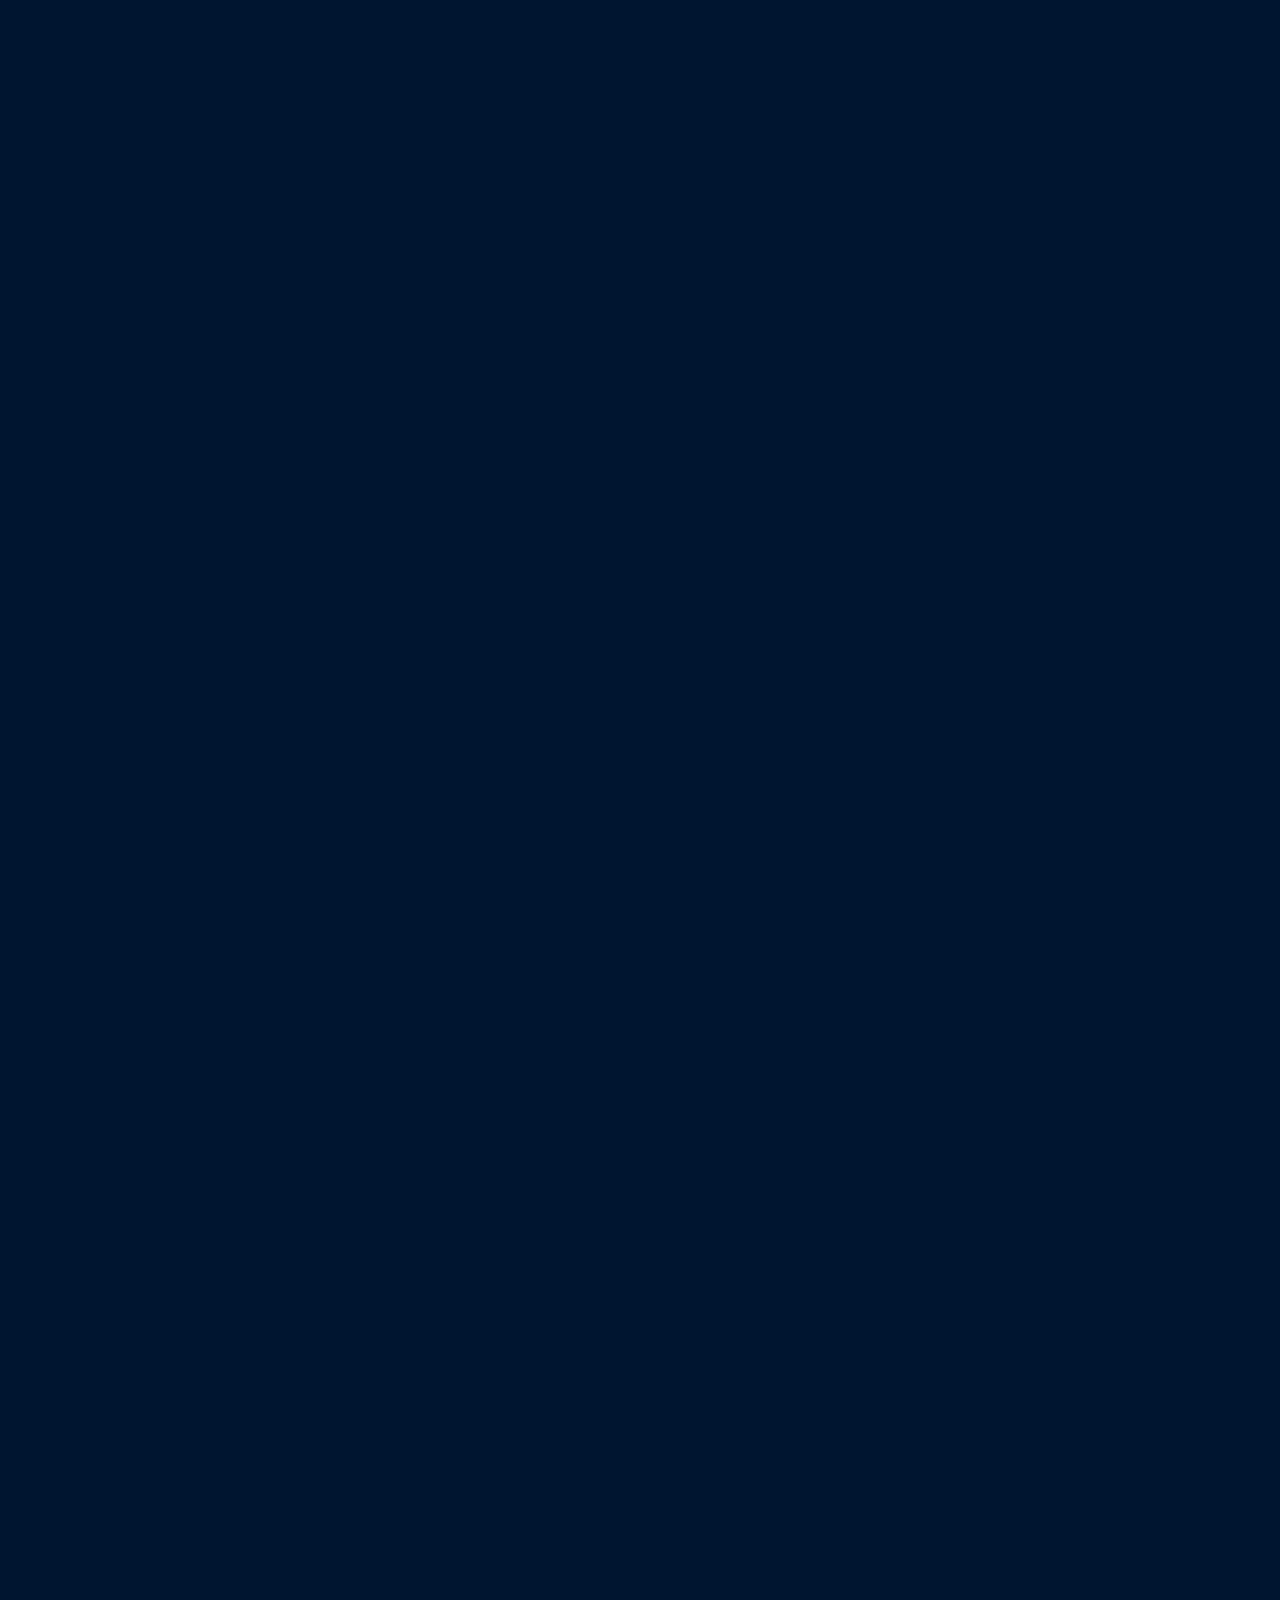
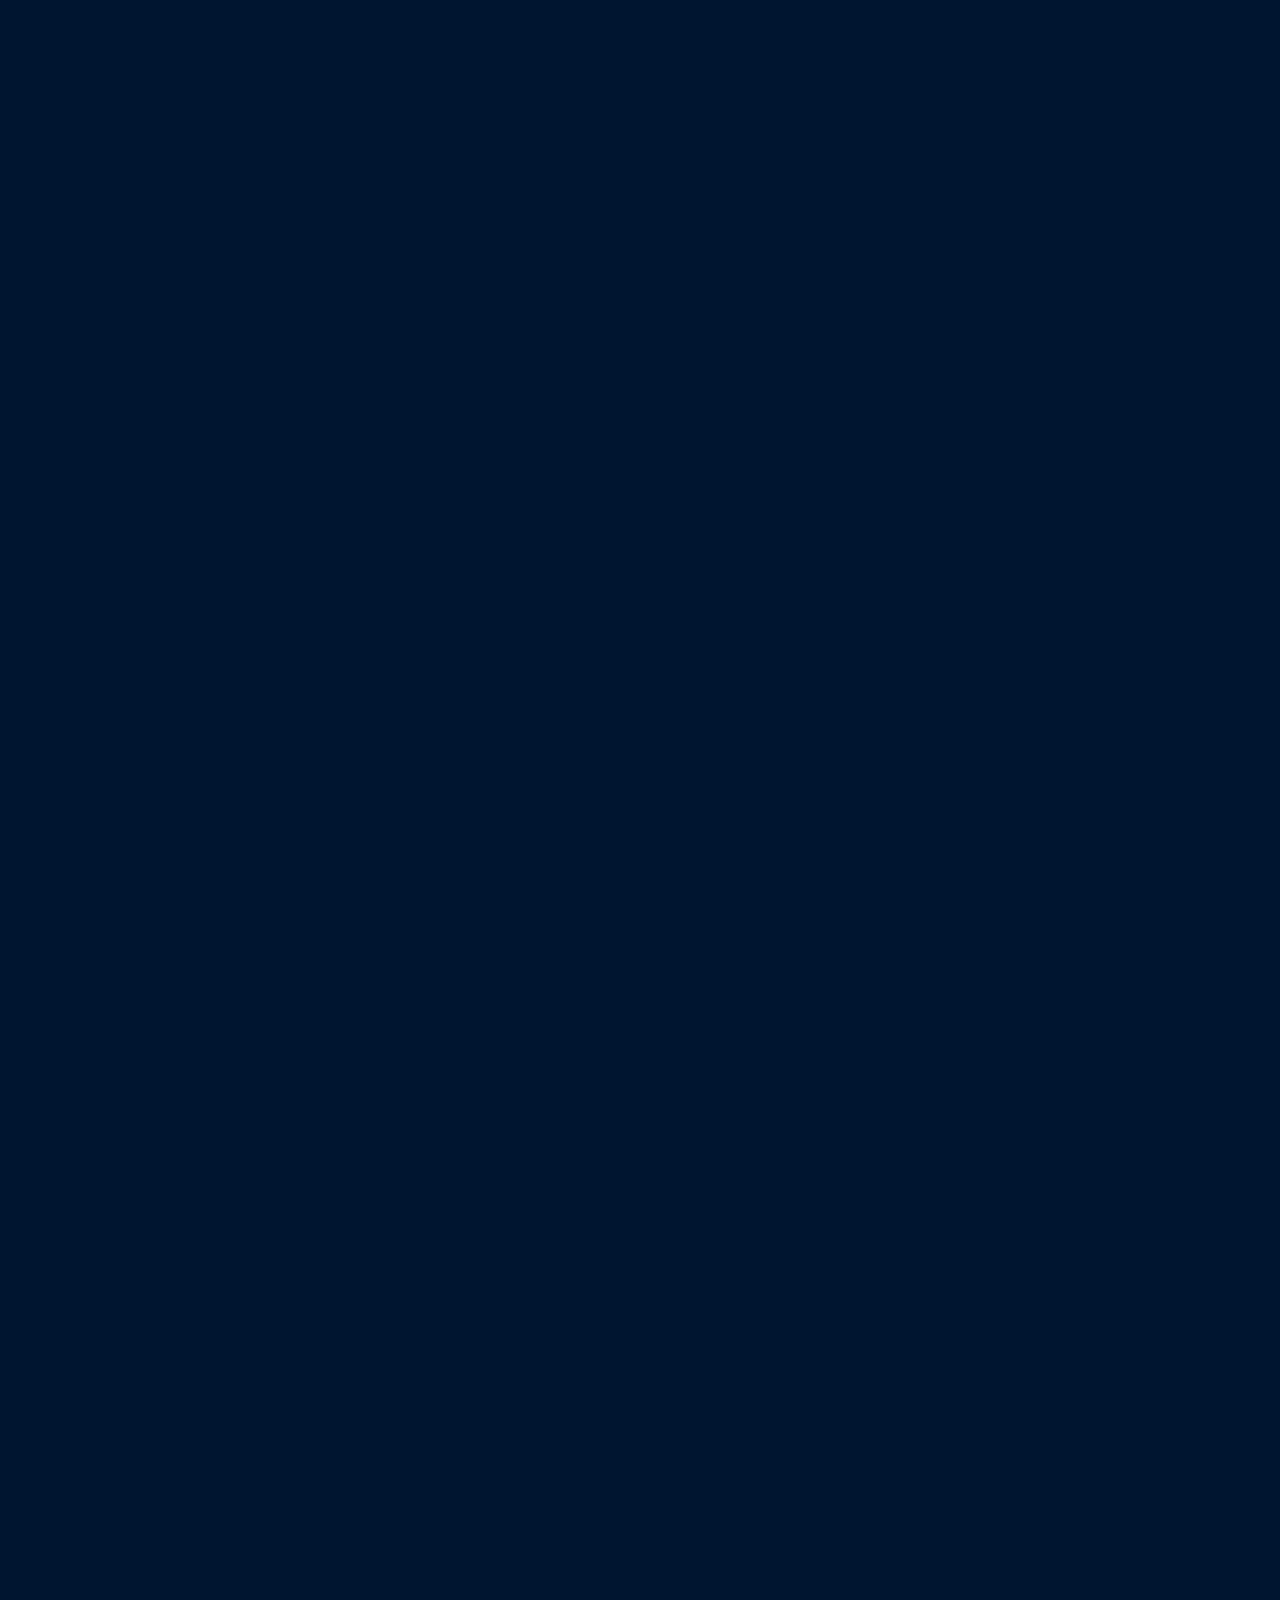
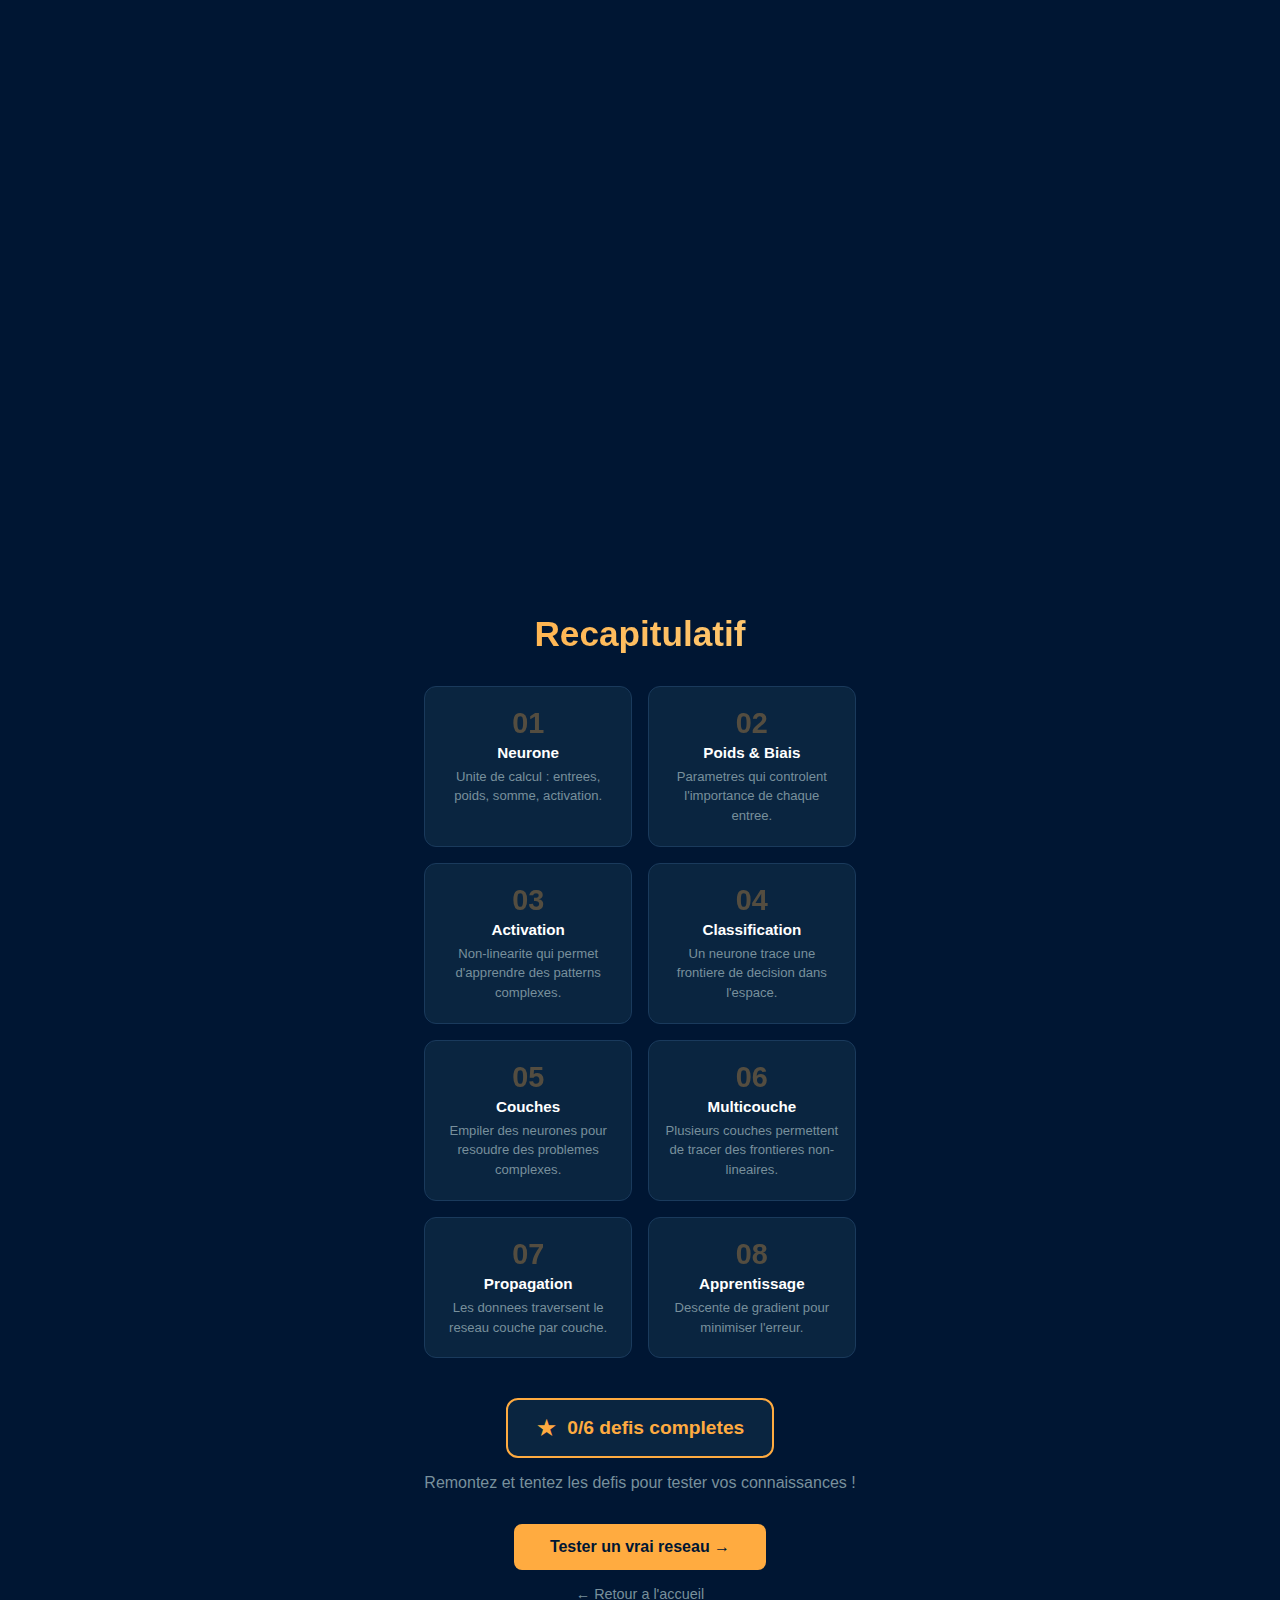
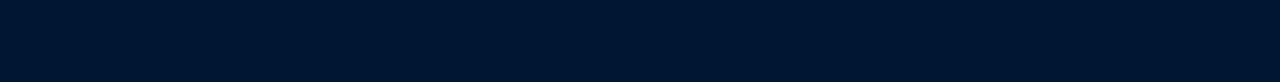
<file: static/cours/nn/index.html>
<!DOCTYPE html>
<html lang="fr">
<head>
    <meta charset="UTF-8">
    <meta name="viewport" content="width=device-width, initial-scale=1.0">
    <title>Cours : Reseaux de Neurones - Neura'TN</title>
    <link rel="stylesheet" href="/static/cours/nn/style.css">
</head>
<body>
    <header>
        <div class="header-left">
            <a href="/" class="back-link">&larr; Accueil</a>
            <img src="/static/logo.png" alt="Neura'TN" class="header-logo">
            <h1>Reseaux de Neurones</h1>
        </div>
        <div class="header-right">
            <nav class="section-nav" id="section-nav"></nav>
            <div class="challenge-counter" id="challenge-counter">
                <span class="counter-icon">&#9733;</span>
                <span id="counter-text">0/6</span>
            </div>
        </div>
    </header>

    <main>
        <!-- Section 0: Hero -->
        <section id="hero" class="course-section hero-section">
            <canvas id="hero-canvas"></canvas>
            <div class="hero-content">
                <h2>Les Reseaux de Neurones</h2>
                <p class="hero-subtitle">Comment une machine apprend-elle a reconnaitre des chiffres ?</p>
                <p class="hero-intro">Decouvrez pas a pas le fonctionnement des reseaux de neurones artificiels, de la cellule biologique jusqu'a l'apprentissage automatique. Completez les 6 defis interactifs pour tester vos connaissances.</p>
                <a href="#neurone" class="scroll-hint">Commencer &darr;</a>
            </div>
        </section>

        <!-- Section 1: Le Neurone -->
        <section id="neurone" class="course-section">
            <div class="section-text">
                <h2><span class="section-number">01</span>Le Neurone</h2>
                <p>Le cerveau humain contient environ <strong>86 milliards de neurones</strong>. Chaque neurone recoit des signaux electriques par ses <em>dendrites</em>, les traite dans son <em>corps cellulaire</em>, et transmet le resultat via son <em>axone</em>.</p>
                <p>Un <strong>neurone artificiel</strong> fonctionne sur le meme principe : il recoit des <em>entrees</em> numeriques, les combine mathematiquement, et produit une <em>sortie</em>. C'est la brique de base de tous les reseaux de neurones.</p>
                <p>La difference ? Un neurone artificiel est une simple formule mathematique que l'on peut calculer en quelques nanosecondes.</p>
            </div>
            <div class="section-visual">
                <div class="visual-container" id="neuron-comparison">
                    <div class="comparison-labels">
                        <span class="comp-label" id="label-bio">Neurone biologique</span>
                        <span class="comp-label" id="label-math">Neurone artificiel</span>
                    </div>
                    <svg id="neuron-svg" viewBox="0 0 500 320"></svg>
                    <div class="comparison-toggle">
                        <button class="toggle-btn active" id="btn-bio">Biologique</button>
                        <button class="toggle-btn" id="btn-math">Artificiel</button>
                    </div>
                </div>
            </div>
        </section>

        <!-- Section 2: Poids et Biais -->
        <section id="poids" class="course-section">
            <div class="section-text">
                <h2><span class="section-number">02</span>Poids et Biais</h2>
                <p>Chaque connexion entre neurones a un <strong>poids</strong> (weight) qui determine l'importance du signal. Un poids eleve signifie que l'entree a beaucoup d'influence sur la sortie.</p>
                <p>La formule est simple :</p>
                <div class="formula-display">z = w1&middot;x1 + w2&middot;x2 + w3&middot;x3 + b</div>
                <p>Le <strong>biais</strong> (b) permet de decaler le seuil d'activation. Pensez-y comme un reglage de sensibilite.</p>
                <p>Essayez les curseurs pour voir comment chaque parametre influence la sortie !</p>
            </div>
            <div class="section-visual">
                <div class="visual-container">
                    <svg id="weights-svg" viewBox="0 0 480 280"></svg>
                    <div class="slider-panel" id="weights-sliders">
                        <div class="slider-group">
                            <span class="slider-group-title">Entrees (fixes)</span>
                            <div class="slider-row"><label>x1</label><input type="range" id="sl-x1" min="-5" max="5" step="0.1" value="2" disabled><span class="value-display" id="val-x1">2.0</span></div>
                            <div class="slider-row"><label>x2</label><input type="range" id="sl-x2" min="-5" max="5" step="0.1" value="-1" disabled><span class="value-display" id="val-x2">-1.0</span></div>
                            <div class="slider-row"><label>x3</label><input type="range" id="sl-x3" min="-5" max="5" step="0.1" value="3" disabled><span class="value-display" id="val-x3">3.0</span></div>
                        </div>
                        <div class="slider-group">
                            <span class="slider-group-title">Poids</span>
                            <div class="slider-row"><label>w1</label><input type="range" id="sl-w1" min="-5" max="5" step="0.1" value="0.5"><span class="value-display" id="val-w1">0.5</span></div>
                            <div class="slider-row"><label>w2</label><input type="range" id="sl-w2" min="-5" max="5" step="0.1" value="0.5"><span class="value-display" id="val-w2">0.5</span></div>
                            <div class="slider-row"><label>w3</label><input type="range" id="sl-w3" min="-5" max="5" step="0.1" value="0.5"><span class="value-display" id="val-w3">0.5</span></div>
                        </div>
                        <div class="slider-group">
                            <span class="slider-group-title">Biais</span>
                            <div class="slider-row"><label>b</label><input type="range" id="sl-b" min="-10" max="10" step="0.1" value="0"><span class="value-display" id="val-b">0.0</span></div>
                        </div>
                        <div class="output-row">
                            <span class="output-label">z =</span>
                            <span class="output-value" id="output-z">2.0</span>
                        </div>
                    </div>
                    <div class="challenge-box" id="challenge-1">
                        <div class="challenge-header">
                            <span class="challenge-icon">&#9733;</span>
                            <span class="challenge-title">Defi 1</span>
                            <span class="challenge-status" id="ch1-status"></span>
                        </div>
                        <p class="challenge-text">Ajustez les poids et le biais pour que la sortie <strong>z = 10</strong> (tolerance &plusmn;0.5)</p>
                        <div class="challenge-progress">
                            <div class="progress-bar"><div class="progress-fill" id="ch1-progress"></div></div>
                            <span class="progress-text" id="ch1-text">z = 2.0 / 10</span>
                        </div>
                    </div>
                </div>
            </div>
        </section>

        <!-- Section 3: Fonction d'Activation -->
        <section id="activation" class="course-section">
            <div class="section-text">
                <h2><span class="section-number">03</span>Fonction d'Activation</h2>
                <p>Si un neurone ne faisait que des sommes, empiler des couches ne servirait a rien : le resultat resterait une simple formule lineaire.</p>
                <p>Les <strong>fonctions d'activation</strong> introduisent de la non-linearite, ce qui permet au reseau d'apprendre des patterns complexes.</p>
                <p>Les trois fonctions les plus courantes :</p>
                <ul class="concept-list">
                    <li><strong>Step</strong> : Tout ou rien. Si z &ge; 0, sortie = 1, sinon 0.</li>
                    <li><strong>Sigmoid</strong> : Sortie douce entre 0 et 1. Utile pour les probabilites.</li>
                    <li><strong>ReLU</strong> : Si z &ge; 0, sortie = z, sinon 0. La plus utilisee aujourd'hui.</li>
                </ul>
                <p>Passez la souris sur le graphe pour voir la valeur de sortie.</p>
            </div>
            <div class="section-visual">
                <div class="visual-container">
                    <div class="func-selector">
                        <button class="func-btn active" data-fn="step">Step</button>
                        <button class="func-btn" data-fn="sigmoid">Sigmoid</button>
                        <button class="func-btn" data-fn="relu">ReLU</button>
                    </div>
                    <canvas id="activation-canvas" width="500" height="320"></canvas>
                    <div id="activation-formula" class="formula-display">f(z) = { 0 si z &lt; 0, 1 si z &ge; 0 }</div>
                    <div class="challenge-box" id="challenge-2">
                        <div class="challenge-header">
                            <span class="challenge-icon">&#9733;</span>
                            <span class="challenge-title">Defi 2</span>
                            <span class="challenge-status" id="ch2-status"></span>
                        </div>
                        <p class="challenge-text">Pour chaque cas, choisissez la bonne fonction d'activation :</p>
                        <div id="activation-quiz" class="quiz-container"></div>
                    </div>
                </div>
            </div>
        </section>

        <!-- Section 4: Classifieur -->
        <section id="classifieur" class="course-section">
            <div class="section-text">
                <h2><span class="section-number">04</span>Un Neurone Classifieur</h2>
                <p>Avec seulement 2 entrees, un neurone peut <strong>separer un espace 2D</strong> en deux regions : c'est une <em>frontiere de decision</em>.</p>
                <p>La droite de decision est definie par : <code>w1&middot;x + w2&middot;y + b = 0</code></p>
                <p>Testez avec des donnees <em>lineaires</em> (deux groupes separes), puis essayez le mode <em>cercle</em> : un seul neurone ne peut pas tracer une frontiere circulaire ! C'est la raison pour laquelle on a besoin de <strong>plusieurs couches</strong>.</p>
                <p>Cliquez sur <strong>Entrainer</strong> pour lancer l'algorithme du perceptron.</p>
            </div>
            <div class="section-visual">
                <div class="visual-container">
                    <div class="func-selector">
                        <button class="data-btn active" data-mode="linear">Lineaire</button>
                        <button class="data-btn" data-mode="circle">Cercle</button>
                    </div>
                    <div id="classifier-network-diagram" class="mini-network-container">
                        <svg id="classifier-net-svg" viewBox="0 0 280 120"></svg>
                    </div>
                    <canvas id="classifier-canvas" width="500" height="400"></canvas>
                    <div class="classifier-controls">
                        <button id="btn-train" class="ctrl-btn">Entrainer</button>
                        <button id="btn-reset-classifier" class="ctrl-btn secondary">Reinitialiser</button>
                        <span class="stat-display">Precision : <strong id="accuracy-value">--</strong></span>
                    </div>
                    <div id="classifier-message" class="step-text" style="display:none;"></div>
                    <div class="challenge-box" id="challenge-3">
                        <div class="challenge-header">
                            <span class="challenge-icon">&#9733;</span>
                            <span class="challenge-title">Defi 3</span>
                            <span class="challenge-status" id="ch3-status"></span>
                        </div>
                        <p class="challenge-text">Atteignez <strong>100% de precision</strong> sur les donnees lineaires, puis observez les limites du neurone sur les donnees circulaires.</p>
                    </div>
                </div>
            </div>
        </section>

        <!-- Section 5: Les Couches -->
        <section id="couches" class="course-section">
            <div class="section-text">
                <h2><span class="section-number">05</span>Les Couches</h2>
                <p>Un seul neurone ne peut tracer qu'une frontiere lineaire. Pour resoudre des problemes complexes, on <strong>empile des neurones en couches</strong>.</p>
                <p>Un reseau typique a :</p>
                <ul class="concept-list">
                    <li><strong>Couche d'entree</strong> : recoit les donnees brutes</li>
                    <li><strong>Couches cachees</strong> : extraient des caracteristiques de plus en plus abstraites</li>
                    <li><strong>Couche de sortie</strong> : produit la prediction finale</li>
                </ul>
                <p>Construisez votre propre reseau et observez les signaux se propager !</p>
            </div>
            <div class="section-visual">
                <div class="visual-container">
                    <svg id="network-svg" viewBox="0 0 600 380"></svg>
                    <div class="builder-controls">
                        <button id="btn-add-layer" class="ctrl-btn">+ Couche</button>
                        <button id="btn-remove-layer" class="ctrl-btn secondary">- Couche</button>
                        <button id="btn-add-neuron" class="ctrl-btn">+ Neurone</button>
                        <button id="btn-remove-neuron" class="ctrl-btn secondary">- Neurone</button>
                        <button id="btn-pulse" class="ctrl-btn accent">Propager</button>
                    </div>
                    <div class="network-info" id="network-info">3 couches &middot; 7 neurones</div>
                    <div class="challenge-box" id="challenge-4">
                        <div class="challenge-header">
                            <span class="challenge-icon">&#9733;</span>
                            <span class="challenge-title">Defi 4</span>
                            <span class="challenge-status" id="ch4-status"></span>
                        </div>
                        <p class="challenge-text">Construisez un reseau avec <strong>3 couches cachees</strong> et au moins <strong>12 neurones</strong> au total, puis lancez une propagation.</p>
                        <div class="challenge-checklist" id="ch4-checklist">
                            <div class="check-item" id="ch4-check-layers"><span class="check-icon">&#9675;</span> 3 couches cachees</div>
                            <div class="check-item" id="ch4-check-neurons"><span class="check-icon">&#9675;</span> 12+ neurones</div>
                            <div class="check-item" id="ch4-check-propagate"><span class="check-icon">&#9675;</span> Propagation lancee</div>
                        </div>
                    </div>
                </div>
            </div>
        </section>

        <!-- Section 6: La Puissance des Couches -->
        <section id="multicouche" class="course-section">
            <div class="section-text">
                <h2><span class="section-number">06</span>La Puissance des Couches</h2>
                <p>En section 4, un seul neurone n'a pas pu separer le cercle. Maintenant, avec <strong>plusieurs couches</strong>, observons la difference !</p>
                <p>Le reseau ci-contre a <strong>2 entrees</strong>, deux couches cachees de <strong>6 neurones</strong> chacune, et <strong>1 sortie</strong>.</p>
                <p>Cliquez sur <strong>Entrainer</strong> pour lancer l'apprentissage par <em>retropropagation</em>. Observez comment la frontiere de decision se courbe progressivement pour entourer le cercle !</p>
                <p>C'est la <strong>non-linearite</strong> des couches cachees qui permet de tracer des frontieres complexes.</p>
            </div>
            <div class="section-visual">
                <div class="visual-container">
                    <div class="mlp-demo-layout">
                        <div class="mlp-canvas-area">
                            <canvas id="mlp-classifier-canvas" width="400" height="400"></canvas>
                        </div>
                        <div class="mlp-network-area">
                            <svg id="mlp-network-svg" viewBox="0 0 200 300"></svg>
                        </div>
                    </div>
                    <div class="classifier-controls">
                        <button id="btn-mlp-train" class="ctrl-btn accent">Entrainer</button>
                        <button id="btn-mlp-reset" class="ctrl-btn secondary">Reinitialiser</button>
                        <span class="stat-display">Precision : <strong id="mlp-accuracy-value">--</strong></span>
                        <span class="stat-display">Epoque : <strong id="mlp-epoch-value">0</strong></span>
                    </div>
                    <div id="mlp-message" class="step-text" style="display:none;"></div>
                </div>
            </div>
        </section>

        <!-- Section 7: Propagation Avant -->
        <section id="propagation" class="course-section">
            <div class="section-text">
                <h2><span class="section-number">07</span>Propagation Avant</h2>
                <p>Voici comment les donnees traversent un petit reseau <strong>2-2-1</strong> (2 entrees, 2 neurones caches, 1 sortie).</p>
                <p>A chaque etape :</p>
                <ol class="concept-list">
                    <li>On multiplie chaque entree par son poids</li>
                    <li>On fait la somme et on ajoute le biais</li>
                    <li>On applique la fonction d'activation (ReLU)</li>
                </ol>
                <p>Suivez le calcul etape par etape, ou essayez de calculer vous-meme avant la correction !</p>
            </div>
            <div class="section-visual">
                <div class="visual-container">
                    <svg id="forward-svg" viewBox="0 0 600 380"></svg>
                    <div id="step-explanation" class="step-text"></div>
                    <div class="step-controls">
                        <button id="btn-step" class="ctrl-btn">Etape suivante</button>
                        <button id="btn-auto-forward" class="ctrl-btn accent">Tout calculer</button>
                        <button id="btn-reset-forward" class="ctrl-btn secondary">Reinitialiser</button>
                    </div>
                    <div class="challenge-box" id="challenge-5">
                        <div class="challenge-header">
                            <span class="challenge-icon">&#9733;</span>
                            <span class="challenge-title">Defi 5</span>
                            <span class="challenge-status" id="ch5-status"></span>
                        </div>
                        <p class="challenge-text">Calculez vous-meme ! Entrez le resultat de chaque etape avant la correction.</p>
                        <div id="calc-challenge" class="calc-challenge-container"></div>
                    </div>
                </div>
            </div>
        </section>

        <!-- Section 7: L'Apprentissage -->
        <section id="apprentissage" class="course-section">
            <div class="section-text">
                <h2><span class="section-number">08</span>L'Apprentissage</h2>
                <p>Au depart, les poids sont <strong>aleatoires</strong> : le reseau fait n'importe quoi. L'apprentissage consiste a ajuster les poids pour <strong>minimiser l'erreur</strong>.</p>
                <p>Imaginez un paysage montagneux : l'altitude represente l'erreur, et les axes representent les poids. L'objectif est de trouver le point le plus bas.</p>
                <p>La <strong>descente de gradient</strong> fonctionne comme une bille qui roule vers le bas : a chaque pas, on calcule la pente et on avance dans la direction opposee.</p>
                <p>Le <strong>taux d'apprentissage</strong> controle la taille des pas : trop grand = oscillations, trop petit = convergence lente.</p>
            </div>
            <div class="section-visual">
                <div class="visual-container">
                    <canvas id="gradient-canvas" width="500" height="400"></canvas>
                    <div class="gradient-controls">
                        <div class="param-row">
                            <label for="lr-slider">Taux d'apprentissage :</label>
                            <input type="range" id="lr-slider" min="0.01" max="0.5" step="0.01" value="0.1">
                            <span id="lr-value" class="value-display">0.10</span>
                        </div>
                        <div class="gradient-btns">
                            <button id="btn-gradient-start" class="ctrl-btn accent">Descente de gradient</button>
                            <button id="btn-gradient-reset" class="ctrl-btn secondary">Reinitialiser</button>
                        </div>
                        <div class="gradient-stats">
                            <span>Erreur : <strong id="loss-value">--</strong></span>
                            <span>Iterations : <strong id="iter-value">0</strong></span>
                        </div>
                    </div>
                    <div class="challenge-box" id="challenge-6">
                        <div class="challenge-header">
                            <span class="challenge-icon">&#9733;</span>
                            <span class="challenge-title">Defi 6</span>
                            <span class="challenge-status" id="ch6-status"></span>
                        </div>
                        <p class="challenge-text">Faites descendre l'erreur en dessous de <strong>0.1</strong> en moins de <strong>50 iterations</strong>. Choisissez bien votre point de depart (clic) et votre taux d'apprentissage.</p>
                        <div class="challenge-progress">
                            <div class="progress-bar"><div class="progress-fill" id="ch6-progress"></div></div>
                            <span class="progress-text" id="ch6-text">Cliquez sur le graphe pour placer le point de depart</span>
                        </div>
                    </div>
                </div>
            </div>
        </section>

        <!-- Section 8: Conclusion -->
        <section id="conclusion" class="course-section conclusion-section">
            <div class="conclusion-content">
                <h2>Recapitulatif</h2>
                <div class="recap-grid">
                    <div class="recap-card">
                        <span class="recap-num">01</span>
                        <strong>Neurone</strong>
                        <p>Unite de calcul : entrees, poids, somme, activation.</p>
                    </div>
                    <div class="recap-card" data-challenge="1">
                        <span class="recap-num">02</span>
                        <strong>Poids & Biais</strong>
                        <p>Parametres qui controlent l'importance de chaque entree.</p>
                    </div>
                    <div class="recap-card" data-challenge="2">
                        <span class="recap-num">03</span>
                        <strong>Activation</strong>
                        <p>Non-linearite qui permet d'apprendre des patterns complexes.</p>
                    </div>
                    <div class="recap-card" data-challenge="3">
                        <span class="recap-num">04</span>
                        <strong>Classification</strong>
                        <p>Un neurone trace une frontiere de decision dans l'espace.</p>
                    </div>
                    <div class="recap-card" data-challenge="4">
                        <span class="recap-num">05</span>
                        <strong>Couches</strong>
                        <p>Empiler des neurones pour resoudre des problemes complexes.</p>
                    </div>
                    <div class="recap-card">
                        <span class="recap-num">06</span>
                        <strong>Multicouche</strong>
                        <p>Plusieurs couches permettent de tracer des frontieres non-lineaires.</p>
                    </div>
                    <div class="recap-card" data-challenge="5">
                        <span class="recap-num">07</span>
                        <strong>Propagation</strong>
                        <p>Les donnees traversent le reseau couche par couche.</p>
                    </div>
                    <div class="recap-card" data-challenge="6">
                        <span class="recap-num">08</span>
                        <strong>Apprentissage</strong>
                        <p>Descente de gradient pour minimiser l'erreur.</p>
                    </div>
                </div>
                <div class="final-score" id="final-score">
                    <span class="score-icon">&#9733;</span>
                    <span class="score-text" id="final-score-text">0/6 defis completes</span>
                </div>
                <p class="score-message" id="score-message"></p>
                <div class="next-steps">
                    <a href="/mnist" class="cta-btn">Tester un vrai reseau &rarr;</a>
                    <a href="/" class="back-link">&larr; Retour a l'accueil</a>
                </div>
            </div>
        </section>
    </main>

    <script src="/static/cours/nn/app.js"></script>
</body>
</html>
</file>
<file: static/landing.css>
/* ============ Reset & Base ============ */
* {
    margin: 0;
    padding: 0;
    box-sizing: border-box;
}

:root {
    --bg-primary: #001633;
    --bg-secondary: #0A2540;
    --bg-card: #0E2A47;
    --text-primary: #FFFFFF;
    --text-secondary: #78909C;
    --accent: #FFAB40;
    --accent-glow: rgba(255, 171, 64, 0.25);
    --accent2: #85D5E6;
    --accent2-glow: rgba(133, 213, 230, 0.2);
    --success: #0097A7;
    --border: #1A3A5C;
}

body {
    background: var(--bg-primary);
    color: var(--text-primary);
    font-family: Arial, 'Segoe UI', system-ui, -apple-system, sans-serif;
    min-height: 100vh;
}

/* ============ Header ============ */
header {
    text-align: center;
    padding: 50px 24px 36px;
}

.header-brand {
    display: flex;
    align-items: center;
    justify-content: center;
    gap: 18px;
    margin-bottom: 10px;
}

.header-logo {
    width: 64px;
    height: 64px;
    object-fit: contain;
    filter: drop-shadow(0 0 12px var(--accent-glow));
}

header h1 {
    font-size: 2.8rem;
    font-weight: 800;
    letter-spacing: -0.03em;
    background: linear-gradient(135deg, var(--accent), #FFD180);
    -webkit-background-clip: text;
    -webkit-text-fill-color: transparent;
    background-clip: text;
}

.subtitle {
    margin-top: 6px;
    font-size: 1.1rem;
    color: var(--text-secondary);
    font-weight: 400;
}

/* ============ Card Grid ============ */
main {
    max-width: 1100px;
    margin: 0 auto;
    padding: 0 24px 60px;
}

.card-grid {
    display: grid;
    grid-template-columns: repeat(auto-fit, minmax(300px, 1fr));
    gap: 24px;
}

/* ============ Section Titles ============ */
.landing-section {
    margin-bottom: 48px;
}

.landing-section:last-child {
    margin-bottom: 0;
}

.section-title {
    font-size: 1.5rem;
    font-weight: 700;
    color: var(--text-secondary);
    margin-bottom: 24px;
    display: flex;
    align-items: center;
    gap: 12px;
    padding-bottom: 12px;
    border-bottom: 1px solid var(--border);
}

.section-icon {
    font-size: 1.3rem;
}

/* ============ Card ============ */
.card {
    background: var(--bg-secondary);
    border: 1px solid var(--border);
    border-radius: 16px;
    padding: 32px 28px;
    display: flex;
    flex-direction: column;
    align-items: center;
    text-align: center;
    text-decoration: none;
    color: inherit;
    transition: transform 0.25s, border-color 0.25s, box-shadow 0.25s;
    cursor: pointer;
}

.card:hover {
    transform: translateY(-5px);
    border-color: var(--accent);
    box-shadow: 0 8px 32px rgba(0, 0, 0, 0.4), 0 0 24px var(--accent-glow);
}

.card-icon {
    margin-bottom: 20px;
}

.card h2 {
    font-size: 1.3rem;
    font-weight: 700;
    margin-bottom: 12px;
    color: var(--text-primary);
}

.card p {
    font-size: 0.92rem;
    color: var(--text-secondary);
    line-height: 1.55;
    margin-bottom: 16px;
    flex: 1;
}

/* ============ Tags ============ */
.tags {
    display: flex;
    gap: 8px;
    flex-wrap: wrap;
    justify-content: center;
    margin-bottom: 20px;
}

.tag {
    background: var(--bg-card);
    border: 1px solid var(--border);
    border-radius: 20px;
    padding: 4px 12px;
    font-size: 0.75rem;
    font-weight: 600;
    color: var(--accent2);
}

/* ============ Card Button ============ */
.card-btn {
    display: inline-block;
    padding: 10px 32px;
    background: var(--accent);
    color: var(--bg-primary);
    border-radius: 8px;
    font-size: 0.9rem;
    font-weight: 700;
    transition: filter 0.2s, box-shadow 0.2s;
}

.card:hover .card-btn {
    filter: brightness(1.1);
    box-shadow: 0 0 20px var(--accent-glow);
}

/* ============ Responsive ============ */
@media (max-width: 700px) {
    header h1 {
        font-size: 2rem;
    }

    .header-logo {
        width: 48px;
        height: 48px;
    }

    .card-grid {
        grid-template-columns: 1fr;
    }
}
</file>
<file: static/car/style.css>
/* ============ Reset & Base ============ */
* { margin: 0; padding: 0; box-sizing: border-box; }

:root {
    --bg-primary: #001633;
    --bg-secondary: #0A2540;
    --bg-card: #0E2A47;
    --text-primary: #FFFFFF;
    --text-secondary: #78909C;
    --accent: #FFAB40;
    --accent-glow: rgba(255, 171, 64, 0.25);
    --accent2: #85D5E6;
    --success: #0097A7;
    --border: #1A3A5C;
}

body {
    background: var(--bg-primary);
    color: var(--text-primary);
    font-family: Arial, 'Segoe UI', system-ui, -apple-system, sans-serif;
    min-height: 100vh;
    overflow-x: hidden;
}

/* ============ Header ============ */
.back-link {
    color: var(--text-secondary);
    text-decoration: none;
    font-size: 0.9rem;
    font-weight: 500;
    transition: color 0.2s;
}
.back-link:hover { color: var(--accent); }

header {
    display: flex;
    align-items: center;
    padding: 12px 24px;
    background: var(--bg-secondary);
    border-bottom: 1px solid var(--border);
    gap: 20px;
    flex-wrap: wrap;
}

.header-left {
    display: flex;
    align-items: center;
    gap: 12px;
}

.header-logo {
    width: 32px;
    height: 32px;
    object-fit: contain;
}

header h1 {
    font-size: 1.2rem;
    font-weight: 600;
    letter-spacing: -0.02em;
    flex: 1;
}

.controls {
    display: flex;
    align-items: center;
    gap: 10px;
    flex-wrap: wrap;
}

.controls button {
    padding: 6px 16px;
    border: 1px solid var(--border);
    border-radius: 6px;
    background: var(--bg-card);
    color: var(--text-primary);
    font-size: 0.82rem;
    font-weight: 500;
    cursor: pointer;
    transition: all 0.2s;
}

.controls button:hover {
    background: var(--accent);
    border-color: var(--accent);
    color: var(--bg-primary);
}

#btn-start {
    background: var(--accent);
    border-color: var(--accent);
    color: var(--bg-primary);
    font-weight: 700;
}

.toggle-label {
    font-size: 0.8rem;
    color: var(--text-secondary);
    display: flex;
    align-items: center;
    gap: 4px;
    cursor: pointer;
}

.toggle-label input { cursor: pointer; }

.speed-group {
    display: flex;
    align-items: center;
    gap: 4px;
    margin-left: 8px;
}

.speed-group label {
    font-size: 0.8rem;
    color: var(--text-secondary);
    margin-right: 4px;
}

.speed-btn {
    padding: 4px 10px !important;
    font-size: 0.75rem !important;
}

.speed-btn.active {
    background: var(--accent) !important;
    border-color: var(--accent) !important;
    color: var(--bg-primary) !important;
}

/* ============ Main Layout ============ */
main {
    display: grid;
    grid-template-columns: 1fr 320px;
    height: calc(100vh - 53px);
}

/* ============ Game Panel ============ */
.game-panel {
    display: flex;
    align-items: center;
    justify-content: center;
    padding: 12px;
    background: #001020;
    overflow: hidden;
}

#game-canvas {
    border-radius: 8px;
    max-width: 100%;
    max-height: calc(100vh - 77px);
    object-fit: contain;
}

/* ============ Info Panel ============ */
.info-panel {
    padding: 16px;
    overflow-y: auto;
    display: flex;
    flex-direction: column;
    gap: 16px;
    border-left: 1px solid var(--border);
    background: var(--bg-primary);
}

.info-panel h2 {
    font-size: 0.8rem;
    font-weight: 600;
    color: var(--text-secondary);
    text-transform: uppercase;
    letter-spacing: 0.05em;
    margin-bottom: 10px;
}

/* ============ Stats ============ */
.stats {
    background: var(--bg-secondary);
    border: 1px solid var(--border);
    border-radius: 10px;
    padding: 14px;
}

.stat-row {
    display: flex;
    justify-content: space-between;
    padding: 5px 0;
    border-bottom: 1px solid var(--border);
}

.stat-row:last-child { border-bottom: none; }

.stat-label { font-size: 0.82rem; color: var(--text-secondary); }
.stat-value {
    font-size: 0.82rem;
    font-weight: 700;
    color: var(--accent);
    font-variant-numeric: tabular-nums;
}

/* ============ NN Visualization ============ */
.nn-viz {
    background: var(--bg-secondary);
    border: 1px solid var(--border);
    border-radius: 10px;
    padding: 14px;
}

#nn-svg {
    width: 100%;
    height: 200px;
    background: var(--bg-card);
    border-radius: 6px;
}

.nn-node { stroke: var(--border); stroke-width: 1; }
.nn-label {
    fill: var(--text-secondary);
    font-size: 7px;
    font-family: Arial, 'Segoe UI', system-ui, sans-serif;
    text-anchor: middle;
}

/* ============ Info Text ============ */
.info-text {
    background: var(--bg-secondary);
    border: 1px solid var(--border);
    border-radius: 10px;
    padding: 14px;
}

.info-text p {
    font-size: 0.82rem;
    color: var(--text-secondary);
    line-height: 1.5;
    margin-bottom: 5px;
}

.info-text p:last-child { margin-bottom: 0; }

/* ============ Editor Toolbar ============ */
.tool-btn.active {
    background: var(--accent) !important;
    border-color: var(--accent) !important;
    color: var(--bg-primary) !important;
}

.launch-btn {
    background: var(--success) !important;
    border-color: var(--success) !important;
    color: var(--text-primary) !important;
    font-weight: 700 !important;
}

.launch-btn:hover {
    filter: brightness(1.15);
    box-shadow: 0 0 12px rgba(0, 151, 167, 0.4) !important;
}

.brush-size-group {
    display: flex;
    align-items: center;
    gap: 6px;
}

.brush-size-group label {
    font-size: 0.8rem;
    color: var(--text-secondary);
}

.brush-size-group input[type="range"] {
    width: 80px;
    accent-color: var(--accent);
}

.hint {
    opacity: 0.6;
    font-style: italic;
}

/* ============ Ray Configuration ============ */
#ray-preview {
    width: 100%;
    height: 160px;
    background: var(--bg-card);
    border-radius: 6px;
    margin-bottom: 10px;
}

.ray-list {
    display: flex;
    flex-direction: column;
    gap: 4px;
    max-height: 200px;
    overflow-y: auto;
    margin-bottom: 8px;
}

.ray-row {
    display: flex;
    align-items: center;
    gap: 6px;
    padding: 3px 0;
}

.ray-label {
    font-size: 0.78rem;
    color: var(--text-secondary);
    min-width: 28px;
}

.ray-angle-input {
    width: 70px;
    padding: 3px 5px;
    border: 1px solid var(--border);
    border-radius: 4px;
    background: var(--bg-card);
    color: var(--text-primary);
    font-size: 0.78rem;
    text-align: right;
    -moz-appearance: textfield;
}

.ray-angle-input:focus {
    outline: none;
    border-color: var(--accent);
}

.ray-unit {
    font-size: 0.75rem;
    color: var(--text-secondary);
}

.ray-remove-btn {
    background: none;
    border: 1px solid var(--border);
    border-radius: 4px;
    color: var(--text-secondary);
    cursor: pointer;
    font-size: 0.85rem;
    padding: 2px 6px;
    line-height: 1;
    transition: all 0.2s;
}

.ray-remove-btn:hover {
    color: #e85d4a;
    border-color: #e85d4a;
}

.ray-actions {
    display: flex;
    align-items: center;
    gap: 6px;
    flex-wrap: wrap;
}

.ray-actions .tool-btn {
    padding: 4px 10px;
    border: 1px solid var(--border);
    border-radius: 4px;
    background: var(--bg-card);
    color: var(--text-primary);
    font-size: 0.75rem;
    cursor: pointer;
    transition: all 0.2s;
}

.ray-actions .tool-btn:hover {
    background: var(--accent);
    border-color: var(--accent);
    color: var(--bg-primary);
}

.ray-fov-group {
    display: flex;
    align-items: center;
    gap: 4px;
    margin-left: auto;
}

.ray-fov-group label {
    font-size: 0.78rem;
    color: var(--text-secondary);
}

.ray-fov-group input[type="number"] {
    width: 56px;
    padding: 3px 5px;
    border: 1px solid var(--border);
    border-radius: 4px;
    background: var(--bg-card);
    color: var(--text-primary);
    font-size: 0.78rem;
    text-align: right;
    -moz-appearance: textfield;
}

.ray-fov-group input[type="number"]:focus {
    outline: none;
    border-color: var(--accent);
}

#sim-panels {
    display: flex;
    flex-direction: column;
    gap: 16px;
}

/* ============ Parameter Panels ============ */
.param-section {
    background: var(--bg-secondary);
    border: 1px solid var(--border);
    border-radius: 10px;
    padding: 14px;
}

.param-section summary {
    font-size: 0.8rem;
    font-weight: 600;
    color: var(--text-secondary);
    text-transform: uppercase;
    letter-spacing: 0.05em;
    cursor: pointer;
    user-select: none;
    list-style: none;
    display: flex;
    align-items: center;
    gap: 6px;
}

.param-section summary::before {
    content: "\25B6";
    font-size: 0.6rem;
    transition: transform 0.2s;
}

.param-section[open] summary::before {
    transform: rotate(90deg);
}

.param-section summary::-webkit-details-marker {
    display: none;
}

.param-section summary:hover {
    color: var(--accent);
}

.param-grid {
    margin-top: 10px;
    display: flex;
    flex-direction: column;
    gap: 6px;
}

.param-row {
    display: flex;
    justify-content: space-between;
    align-items: center;
    gap: 8px;
}

.param-row label {
    font-size: 0.78rem;
    color: var(--text-secondary);
    white-space: nowrap;
}

.param-row input[type="number"] {
    width: 72px;
    padding: 4px 6px;
    border: 1px solid var(--border);
    border-radius: 4px;
    background: var(--bg-card);
    color: var(--text-primary);
    font-size: 0.78rem;
    text-align: right;
    -moz-appearance: textfield;
}

.param-row input[type="number"]::-webkit-inner-spin-button,
.param-row input[type="number"]::-webkit-outer-spin-button {
    opacity: 1;
}

.param-row input[type="number"]:focus {
    outline: none;
    border-color: var(--accent);
}

/* ============ Responsive ============ */
@media (max-width: 1000px) {
    main {
        grid-template-columns: 1fr;
        grid-template-rows: auto 1fr;
    }
    .info-panel { border-left: none; border-top: 1px solid var(--border); }
    #game-canvas { max-height: 50vh; }
}
</file>
<file: static/chess/style.css>
/* ============ Reset & Base ============ */
* { margin: 0; padding: 0; box-sizing: border-box; }

:root {
    --bg-primary: #001633;
    --bg-secondary: #0A2540;
    --bg-card: #0E2A47;
    --text-primary: #FFFFFF;
    --text-secondary: #78909C;
    --accent: #FFAB40;
    --accent-glow: rgba(255, 171, 64, 0.25);
    --accent2: #85D5E6;
    --success: #0097A7;
    --border: #1A3A5C;
    --sq-light: #B58863;
    --sq-dark: #6F4E37;
}

body {
    background: var(--bg-primary);
    color: var(--text-primary);
    font-family: Arial, 'Segoe UI', system-ui, -apple-system, sans-serif;
    min-height: 100vh;
    overflow-x: hidden;
}

/* ============ Header ============ */
.back-link {
    color: var(--text-secondary);
    text-decoration: none;
    font-size: 0.9rem;
    font-weight: 500;
    transition: color 0.2s;
}
.back-link:hover { color: var(--accent); }

header {
    display: flex;
    align-items: center;
    padding: 12px 24px;
    background: var(--bg-secondary);
    border-bottom: 1px solid var(--border);
    gap: 20px;
}

.header-left {
    display: flex;
    align-items: center;
    gap: 12px;
}

.header-logo {
    width: 32px;
    height: 32px;
    object-fit: contain;
}

header h1 {
    font-size: 1.2rem;
    font-weight: 600;
    letter-spacing: -0.02em;
    flex: 1;
}

.controls {
    display: flex;
    align-items: center;
    gap: 10px;
}

.controls button {
    padding: 6px 16px;
    border: 1px solid var(--border);
    border-radius: 6px;
    background: var(--bg-card);
    color: var(--text-primary);
    font-size: 0.82rem;
    font-weight: 500;
    cursor: pointer;
    transition: all 0.2s;
}

.controls button:hover {
    background: var(--accent);
    border-color: var(--accent);
    color: var(--bg-primary);
}

.depth-group {
    display: flex;
    align-items: center;
    gap: 4px;
    margin-left: 8px;
}

.depth-group label {
    font-size: 0.8rem;
    color: var(--text-secondary);
    margin-right: 4px;
}

.depth-btn {
    padding: 4px 10px !important;
    font-size: 0.75rem !important;
}

.depth-btn.active {
    background: var(--accent) !important;
    border-color: var(--accent) !important;
    color: var(--bg-primary) !important;
}

/* ============ Main Layout ============ */
main {
    display: grid;
    grid-template-columns: auto 1fr;
    height: calc(100vh - 53px - 300px);
    min-height: 500px;
}

/* ============ Board Panel ============ */
.board-panel {
    display: flex;
    flex-direction: column;
    align-items: center;
    padding: 16px 20px;
    background: var(--bg-secondary);
    border-right: 1px solid var(--border);
    gap: 12px;
}

.board-panel h2 {
    font-size: 0.8rem;
    font-weight: 600;
    color: var(--text-secondary);
    text-transform: uppercase;
    letter-spacing: 0.05em;
    align-self: flex-start;
}

/* ============ Board Labels ============ */
.board-outer {
    display: flex;
    gap: 4px;
    align-items: stretch;
}

.board-col {
    display: flex;
    flex-direction: column;
}

.rank-labels {
    display: flex;
    flex-direction: column;
    justify-content: space-around;
    height: 400px;
    padding: 0 4px;
}

.rank-labels span {
    font-size: 0.72rem;
    color: var(--text-secondary);
    text-align: center;
    line-height: 50px;
    height: 50px;
}

.file-labels {
    display: grid;
    grid-template-columns: repeat(8, 50px);
    width: 400px;
    padding-top: 2px;
}

.file-labels span {
    font-size: 0.72rem;
    color: var(--text-secondary);
    text-align: center;
}

/* ============ Chess Board ============ */
.chess-board {
    display: grid;
    grid-template-columns: repeat(8, 50px);
    grid-template-rows: repeat(8, 50px);
    width: 400px;
    height: 400px;
    border: 2px solid var(--border);
    border-radius: 4px;
    overflow: hidden;
    flex-shrink: 0;
}

.square {
    display: flex;
    align-items: center;
    justify-content: center;
    font-size: 2.2rem;
    line-height: 1;
    width: 50px;
    height: 50px;
    cursor: pointer;
    user-select: none;
    position: relative;
    transition: background-color 0.15s;
    overflow: hidden;
}

.square.light { background: var(--sq-light); }
.square.dark { background: var(--sq-dark); }

.square:hover {
    filter: brightness(1.15);
}

.square.selected {
    background: rgba(255, 171, 64, 0.55) !important;
}

.square.last-move {
    background: rgba(133, 213, 230, 0.25) !important;
}

.square.check {
    background: rgba(232, 93, 74, 0.5) !important;
}

.square.move-target::after {
    content: "";
    width: 28%;
    height: 28%;
    border-radius: 50%;
    background: rgba(0, 0, 0, 0.3);
    position: absolute;
}

.square.capture-target::after {
    content: "";
    width: 90%;
    height: 90%;
    border-radius: 50%;
    border: 3px solid rgba(0, 0, 0, 0.3);
    background: transparent;
    position: absolute;
}

.white-piece {
    color: #fff;
    text-shadow: 0 0 2px rgba(0,0,0,0.6), 0 1px 3px rgba(0,0,0,0.4);
}
.black-piece {
    color: #1a1a1a;
    text-shadow: 0 0 2px rgba(255,255,255,0.15);
}

/* ============ Game Status ============ */
.game-status {
    font-size: 0.9rem;
    font-weight: 600;
    color: var(--accent);
    min-height: 1.2em;
    text-align: center;
}

.game-status.error {
    color: #e85d4a;
}

/* ============ Move History ============ */
.move-history {
    background: var(--bg-card);
    border: 1px solid var(--border);
    border-radius: 8px;
    padding: 10px 12px;
    width: 400px;
    max-height: 120px;
    overflow-y: auto;
    font-size: 0.8rem;
    color: var(--text-secondary);
    line-height: 1.6;
}

.move-history .move-pair {
    display: inline;
}

.move-history .move-num {
    color: var(--text-secondary);
    opacity: 0.6;
    margin-right: 2px;
}

.move-history .move-white {
    color: var(--text-primary);
    font-weight: 500;
    margin-right: 6px;
}

.move-history .move-black {
    color: var(--accent2);
    font-weight: 500;
    margin-right: 10px;
}

/* ============ Editor Panel ============ */
.editor-panel {
    padding: 16px 20px;
    overflow-y: auto;
    display: flex;
    flex-direction: column;
    gap: 14px;
}

.editor-panel h2 {
    font-size: 0.8rem;
    font-weight: 600;
    color: var(--text-secondary);
    text-transform: uppercase;
    letter-spacing: 0.05em;
}

/* ============ Preset Buttons ============ */
.preset-group {
    display: flex;
    align-items: center;
    gap: 6px;
    flex-wrap: wrap;
}

.preset-group label {
    font-size: 0.78rem;
    color: var(--text-secondary);
}

.preset-btn {
    padding: 4px 10px;
    border: 1px solid var(--border);
    border-radius: 4px;
    background: var(--bg-card);
    color: var(--text-primary);
    font-size: 0.75rem;
    cursor: pointer;
    transition: all 0.2s;
}

.preset-btn:hover {
    background: var(--accent);
    border-color: var(--accent);
    color: var(--bg-primary);
}

/* ============ Code Editor ============ */
.eval-editor-wrapper {
    background: var(--bg-secondary);
    border: 1px solid var(--border);
    border-radius: 10px;
    padding: 14px;
    display: flex;
    flex-direction: column;
    gap: 10px;
}

#eval-editor {
    width: 100%;
    height: 320px;
    background: #0a0e14;
    color: #b3b1ad;
    border: 1px solid var(--border);
    border-radius: 6px;
    padding: 12px;
    font-family: "Consolas", "Monaco", "Courier New", monospace;
    font-size: 0.8rem;
    line-height: 1.55;
    resize: vertical;
    tab-size: 4;
    white-space: pre;
    overflow-wrap: normal;
    overflow-x: auto;
}

#eval-editor:focus {
    outline: none;
    border-color: var(--accent);
}

.editor-actions {
    display: flex;
    align-items: center;
    gap: 10px;
}

.editor-actions button {
    padding: 6px 16px;
    border: 1px solid var(--border);
    border-radius: 6px;
    background: var(--bg-card);
    color: var(--text-primary);
    font-size: 0.82rem;
    font-weight: 500;
    cursor: pointer;
    transition: all 0.2s;
}

.editor-actions button:hover {
    background: var(--accent);
    border-color: var(--accent);
    color: var(--bg-primary);
}

.eval-status {
    font-size: 0.78rem;
    padding: 4px 8px;
    border-radius: 4px;
}

.eval-status.valid {
    color: var(--success);
    background: rgba(0, 151, 167, 0.1);
}

.eval-status.invalid {
    color: #e85d4a;
    background: rgba(232, 93, 74, 0.1);
}

/* ============ Stats ============ */
.stats {
    background: var(--bg-secondary);
    border: 1px solid var(--border);
    border-radius: 10px;
    padding: 14px;
}

.stat-row {
    display: flex;
    justify-content: space-between;
    padding: 5px 0;
    border-bottom: 1px solid var(--border);
}

.stat-row:last-child { border-bottom: none; }

.stat-label {
    font-size: 0.82rem;
    color: var(--text-secondary);
}

.stat-value {
    font-size: 0.82rem;
    font-weight: 700;
    color: var(--accent);
    font-variant-numeric: tabular-nums;
}

/* ============ Info Text ============ */
.info-text {
    background: var(--bg-secondary);
    border: 1px solid var(--border);
    border-radius: 10px;
    padding: 14px;
}

.info-text p {
    font-size: 0.82rem;
    color: var(--text-secondary);
    line-height: 1.5;
    margin-bottom: 6px;
}

.info-text p:last-child { margin-bottom: 0; }

/* ============ Thinking Overlay ============ */
.thinking-overlay {
    position: absolute;
    inset: 0;
    background: rgba(0, 22, 51, 0.6);
    display: flex;
    align-items: center;
    justify-content: center;
    border-radius: 4px;
    z-index: 10;
}

.thinking-text {
    color: var(--accent);
    font-size: 1rem;
    font-weight: 600;
    animation: pulse 1.2s ease-in-out infinite;
}

@keyframes pulse {
    0%, 100% { opacity: 1; }
    50% { opacity: 0.4; }
}

/* ============ Tree Section ============ */
.tree-section {
    background: var(--bg-secondary);
    border-top: 1px solid var(--border);
    padding: 14px 20px;
    min-height: 300px;
}

.tree-header {
    display: flex;
    align-items: center;
    gap: 14px;
    margin-bottom: 12px;
}

.tree-header h2 {
    font-size: 0.8rem;
    font-weight: 600;
    color: var(--text-secondary);
    text-transform: uppercase;
    letter-spacing: 0.05em;
}

.tree-header button {
    padding: 4px 12px;
    border: 1px solid var(--border);
    border-radius: 4px;
    background: var(--bg-card);
    color: var(--text-primary);
    font-size: 0.75rem;
    cursor: pointer;
    transition: all 0.2s;
}

.tree-header button:hover {
    background: var(--accent);
    border-color: var(--accent);
    color: var(--bg-primary);
}

.tree-legend {
    display: flex;
    gap: 16px;
    margin-left: auto;
    font-size: 0.72rem;
    color: var(--text-secondary);
}

.tree-legend-item {
    display: flex;
    align-items: center;
    gap: 5px;
}

.legend-swatch {
    width: 14px;
    height: 10px;
    border-radius: 2px;
    border: 1.5px solid;
}

.legend-swatch.max-node {
    background: #1a2a40;
    border-color: var(--accent);
}

.legend-swatch.min-node {
    background: #0a2a3a;
    border-color: var(--accent2);
}

.legend-swatch.best-path {
    background: #2a3a20;
    border-color: var(--accent);
    border-width: 2.5px;
}

.legend-swatch.pruned {
    background: #0a1520;
    border-color: #555;
    border-style: dashed;
}

.tree-container {
    overflow-x: auto;
    overflow-y: auto;
    max-height: 450px;
    background: var(--bg-card);
    border: 1px solid var(--border);
    border-radius: 8px;
    padding: 10px;
}

.tree-container.collapsed {
    display: none;
}

#tree-svg {
    min-width: 100%;
}

.tree-empty {
    color: var(--text-secondary);
    font-size: 0.85rem;
    text-align: center;
    padding: 40px 0;
    opacity: 0.6;
}

/* ============ Board Wrapper ============ */
.board-wrapper {
    position: relative;
    display: inline-block;
}

/* ============ Responsive ============ */
@media (max-width: 900px) {
    main {
        grid-template-columns: 1fr;
        grid-template-rows: auto 1fr;
        height: auto;
    }
    .board-panel {
        border-right: none;
        border-bottom: 1px solid var(--border);
    }
    .chess-board {
        width: min(400px, 90vw);
        height: min(400px, 90vw);
    }
    .move-history { width: min(400px, 90vw); }
}
</file>
<file: static/flappy/style.css>
/* ============ Reset & Base ============ */
* { margin: 0; padding: 0; box-sizing: border-box; }

:root {
    --bg-primary: #001633;
    --bg-secondary: #0A2540;
    --bg-card: #0E2A47;
    --text-primary: #FFFFFF;
    --text-secondary: #78909C;
    --accent: #FFAB40;
    --accent-glow: rgba(255, 171, 64, 0.25);
    --accent2: #85D5E6;
    --success: #0097A7;
    --border: #1A3A5C;
}

body {
    background: var(--bg-primary);
    color: var(--text-primary);
    font-family: Arial, 'Segoe UI', system-ui, -apple-system, sans-serif;
    min-height: 100vh;
    overflow-x: hidden;
}

/* ============ Header ============ */
.back-link {
    color: var(--text-secondary);
    text-decoration: none;
    font-size: 0.9rem;
    font-weight: 500;
    transition: color 0.2s;
}
.back-link:hover { color: var(--accent); }

header {
    display: flex;
    align-items: center;
    padding: 12px 24px;
    background: var(--bg-secondary);
    border-bottom: 1px solid var(--border);
    gap: 20px;
}

.header-left {
    display: flex;
    align-items: center;
    gap: 12px;
}

.header-logo {
    width: 32px;
    height: 32px;
    object-fit: contain;
}

header h1 {
    font-size: 1.2rem;
    font-weight: 600;
    letter-spacing: -0.02em;
    flex: 1;
}

.controls {
    display: flex;
    align-items: center;
    gap: 10px;
}

.controls button {
    padding: 6px 16px;
    border: 1px solid var(--border);
    border-radius: 6px;
    background: var(--bg-card);
    color: var(--text-primary);
    font-size: 0.82rem;
    font-weight: 500;
    cursor: pointer;
    transition: all 0.2s;
}

.controls button:hover {
    background: var(--accent);
    border-color: var(--accent);
    color: var(--bg-primary);
}

#btn-start {
    background: var(--accent);
    border-color: var(--accent);
    color: var(--bg-primary);
    font-weight: 700;
}

.speed-group {
    display: flex;
    align-items: center;
    gap: 4px;
    margin-left: 8px;
}

.speed-group label {
    font-size: 0.8rem;
    color: var(--text-secondary);
    margin-right: 4px;
}

.speed-btn {
    padding: 4px 10px !important;
    font-size: 0.75rem !important;
}

.speed-btn.active {
    background: var(--accent) !important;
    border-color: var(--accent) !important;
    color: var(--bg-primary) !important;
}

/* ============ Main Layout ============ */
main {
    display: grid;
    grid-template-columns: auto 1fr;
    height: calc(100vh - 53px);
}

/* ============ Game Panel ============ */
.game-panel {
    display: flex;
    align-items: center;
    justify-content: center;
    padding: 12px;
    background: var(--bg-secondary);
    border-right: 1px solid var(--border);
}

#game-canvas {
    border-radius: 8px;
    max-height: calc(100vh - 77px);
    width: auto;
}

/* ============ Info Panel ============ */
.info-panel {
    padding: 20px;
    overflow-y: auto;
    display: flex;
    flex-direction: column;
    gap: 20px;
}

.info-panel h2 {
    font-size: 0.8rem;
    font-weight: 600;
    color: var(--text-secondary);
    text-transform: uppercase;
    letter-spacing: 0.05em;
    margin-bottom: 12px;
}

/* ============ Stats ============ */
.stats {
    background: var(--bg-secondary);
    border: 1px solid var(--border);
    border-radius: 10px;
    padding: 16px;
}

.stat-row {
    display: flex;
    justify-content: space-between;
    padding: 6px 0;
    border-bottom: 1px solid var(--border);
}

.stat-row:last-child { border-bottom: none; }

.stat-label {
    font-size: 0.85rem;
    color: var(--text-secondary);
}

.stat-value {
    font-size: 0.85rem;
    font-weight: 700;
    color: var(--accent);
    font-variant-numeric: tabular-nums;
}

/* ============ NN Visualization ============ */
.nn-viz {
    background: var(--bg-secondary);
    border: 1px solid var(--border);
    border-radius: 10px;
    padding: 16px;
}

#nn-svg {
    width: 100%;
    height: 180px;
    background: var(--bg-card);
    border-radius: 6px;
}

.nn-node {
    stroke: var(--border);
    stroke-width: 1;
}

.nn-conn {
    stroke-width: 1.5;
}

.nn-label {
    fill: var(--text-secondary);
    font-size: 8px;
    font-family: Arial, 'Segoe UI', system-ui, sans-serif;
    text-anchor: middle;
}

/* ============ Info Text ============ */
.info-text {
    background: var(--bg-secondary);
    border: 1px solid var(--border);
    border-radius: 10px;
    padding: 16px;
}

.info-text p {
    font-size: 0.85rem;
    color: var(--text-secondary);
    line-height: 1.5;
    margin-bottom: 6px;
}

.info-text p:last-child { margin-bottom: 0; }

/* ============ Responsive ============ */
@media (max-width: 900px) {
    main {
        grid-template-columns: 1fr;
        grid-template-rows: auto 1fr;
    }
    .game-panel { border-right: none; border-bottom: 1px solid var(--border); }
    #game-canvas { max-height: 50vh; }
}
</file>
<file: static/mnist/style.css>
/* ============ Reset & Base ============ */
* {
    margin: 0;
    padding: 0;
    box-sizing: border-box;
}

:root {
    --bg-primary: #001633;
    --bg-secondary: #0A2540;
    --bg-card: #0E2A47;
    --text-primary: #FFFFFF;
    --text-secondary: #78909C;
    --accent: #FFAB40;
    --accent-glow: rgba(255, 171, 64, 0.25);
    --accent2: #85D5E6;
    --success: #0097A7;
    --border: #1A3A5C;
    --bar-bg: #0E2A47;
}

body {
    background: var(--bg-primary);
    color: var(--text-primary);
    font-family: Arial, 'Segoe UI', system-ui, -apple-system, sans-serif;
    min-height: 100vh;
    overflow-x: hidden;
}

/* ============ Header ============ */
.back-link {
    color: var(--text-secondary);
    text-decoration: none;
    font-size: 0.9rem;
    font-weight: 500;
    transition: color 0.2s;
}

.back-link:hover {
    color: var(--accent);
}

header {
    display: flex;
    align-items: center;
    justify-content: space-between;
    padding: 16px 32px;
    background: var(--bg-secondary);
    border-bottom: 1px solid var(--border);
    gap: 16px;
}

.header-left {
    display: flex;
    align-items: center;
    gap: 12px;
}

.header-logo {
    width: 32px;
    height: 32px;
    object-fit: contain;
}

header h1 {
    font-size: 1.3rem;
    font-weight: 600;
    letter-spacing: -0.02em;
}

.mode-switch {
    display: flex;
    align-items: center;
    gap: 12px;
}

.mode-label {
    font-size: 0.9rem;
    color: var(--text-secondary);
    transition: color 0.3s;
    font-weight: 500;
}

.mode-label.active {
    color: var(--accent);
    font-weight: 700;
}

/* Toggle switch */
.switch {
    position: relative;
    display: inline-block;
    width: 52px;
    height: 28px;
}

.switch input {
    opacity: 0;
    width: 0;
    height: 0;
}

.slider {
    position: absolute;
    cursor: pointer;
    inset: 0;
    background-color: var(--bg-card);
    border: 2px solid var(--border);
    border-radius: 28px;
    transition: 0.3s;
}

.slider::before {
    content: "";
    position: absolute;
    height: 20px;
    width: 20px;
    left: 2px;
    bottom: 2px;
    background-color: var(--accent);
    border-radius: 50%;
    transition: 0.3s;
}

.switch input:checked + .slider::before {
    transform: translateX(24px);
}

/* ============ Main Layout ============ */
main {
    display: grid;
    grid-template-columns: 300px 1fr 280px;
    gap: 20px;
    padding: 20px 24px;
    height: calc(100vh - 61px);
    min-height: 600px;
}

.panel {
    background: var(--bg-secondary);
    border: 1px solid var(--border);
    border-radius: 12px;
    padding: 20px;
    overflow: hidden;
}

.panel h2 {
    font-size: 0.8rem;
    font-weight: 600;
    margin-bottom: 16px;
    color: var(--text-secondary);
    text-transform: uppercase;
    letter-spacing: 0.05em;
}

.panel h3 {
    font-size: 0.8rem;
    font-weight: 600;
    margin: 16px 0 10px;
    color: var(--text-secondary);
    text-transform: uppercase;
    letter-spacing: 0.05em;
}

/* ============ Input Panel ============ */
.input-panel {
    display: flex;
    flex-direction: column;
    align-items: center;
}

.canvas-wrapper {
    border: 2px solid var(--border);
    border-radius: 8px;
    overflow: hidden;
    width: 262px;
    height: 262px;
    background: #000;
}

#draw-canvas {
    display: block;
    width: 260px;
    height: 260px;
    cursor: crosshair;
    image-rendering: pixelated;
    image-rendering: crisp-edges;
}

.btn-group {
    display: flex;
    gap: 8px;
    margin-top: 16px;
    width: 100%;
}

.btn-group button {
    flex: 1;
    padding: 10px 8px;
    border: 1px solid var(--border);
    border-radius: 8px;
    background: var(--bg-card);
    color: var(--text-primary);
    font-size: 0.82rem;
    font-weight: 500;
    cursor: pointer;
    transition: all 0.2s;
}

.btn-group button:hover {
    background: var(--accent);
    border-color: var(--accent);
    color: var(--bg-primary);
    box-shadow: 0 0 12px var(--accent-glow);
}

#btn-predict {
    background: var(--accent);
    border-color: var(--accent);
    color: var(--bg-primary);
    font-weight: 700;
}

#btn-predict:hover {
    filter: brightness(1.15);
    box-shadow: 0 0 16px var(--accent-glow);
}

.info-label {
    margin-top: 12px;
    font-size: 0.85rem;
    color: var(--text-secondary);
    min-height: 1.2em;
}

/* ============ Visualization Panel ============ */
.viz-panel {
    display: flex;
    flex-direction: column;
    overflow: hidden;
}

#viz-container {
    flex: 1;
    overflow: auto;
    display: flex;
    align-items: center;
    justify-content: center;
}

#network-svg {
    width: 100%;
    height: 100%;
}

/* ============ Output Panel ============ */
.output-panel {
    display: flex;
    flex-direction: column;
    align-items: center;
}

.prediction-number {
    font-size: 5rem;
    font-weight: 800;
    color: var(--accent);
    text-align: center;
    line-height: 1;
    margin: 8px 0;
    text-shadow: 0 0 20px var(--accent-glow);
    min-height: 80px;
}

/* Probability bars */
.prob-chart {
    width: 100%;
    display: flex;
    flex-direction: column;
    gap: 6px;
}

.prob-row {
    display: flex;
    align-items: center;
    gap: 8px;
}

.prob-label {
    width: 18px;
    text-align: right;
    font-size: 0.85rem;
    font-weight: 600;
    color: var(--text-secondary);
    flex-shrink: 0;
}

.prob-bar-bg {
    flex: 1;
    height: 22px;
    background: var(--bar-bg);
    border-radius: 4px;
    overflow: hidden;
    position: relative;
}

.prob-bar {
    height: 100%;
    background: var(--accent);
    border-radius: 4px;
    transition: width 0.5s ease;
    min-width: 0;
}

.prob-bar.top {
    background: var(--success);
    box-shadow: 0 0 8px rgba(0, 151, 167, 0.4);
}

.prob-value {
    width: 42px;
    text-align: right;
    font-size: 0.78rem;
    color: var(--text-secondary);
    flex-shrink: 0;
    font-variant-numeric: tabular-nums;
}

/* ============ SVG styles ============ */
.layer-label {
    fill: var(--text-secondary);
    font-size: 11px;
    font-family: Arial, 'Segoe UI', system-ui, sans-serif;
    text-anchor: middle;
}

.layer-sublabel {
    fill: var(--text-secondary);
    font-size: 9px;
    font-family: Arial, 'Segoe UI', system-ui, sans-serif;
    text-anchor: middle;
    opacity: 0.7;
}

.node {
    stroke: var(--border);
    stroke-width: 1;
}

.connection {
    stroke: var(--accent);
    stroke-width: 0.7;
    opacity: 0.12;
}

.connection.active {
    opacity: 0.8;
    stroke: var(--accent);
}

/* Loading spinner */
.loading {
    display: none;
    text-align: center;
    padding: 40px;
    color: var(--text-secondary);
}

.loading.show {
    display: block;
}

/* ============ Responsive ============ */
@media (max-width: 1100px) {
    main {
        grid-template-columns: 1fr;
        grid-template-rows: auto 1fr auto;
        height: auto;
    }

    .viz-panel {
        min-height: 500px;
    }
}
</file>
<file: static/cours/neat/style.css>
/* ============ Reset & Variables ============ */
* {
    margin: 0;
    padding: 0;
    box-sizing: border-box;
}

:root {
    --bg-primary: #001633;
    --bg-secondary: #0A2540;
    --bg-card: #0E2A47;
    --text-primary: #FFFFFF;
    --text-secondary: #78909C;
    --accent: #FFAB40;
    --accent-glow: rgba(255, 171, 64, 0.25);
    --accent2: #85D5E6;
    --accent2-glow: rgba(133, 213, 230, 0.2);
    --success: #0097A7;
    --success-glow: rgba(0, 151, 167, 0.3);
    --border: #1A3A5C;
}

body {
    background: var(--bg-primary);
    color: var(--text-primary);
    font-family: Arial, 'Segoe UI', system-ui, -apple-system, sans-serif;
    min-height: 100vh;
    overflow-x: hidden;
}

/* ============ Header ============ */
header {
    position: sticky;
    top: 0;
    z-index: 100;
    background: var(--bg-secondary);
    border-bottom: 1px solid var(--border);
    padding: 12px 24px;
    display: flex;
    align-items: center;
    justify-content: space-between;
    backdrop-filter: blur(10px);
}

.header-left {
    display: flex;
    align-items: center;
    gap: 16px;
}

.back-link {
    color: var(--text-secondary);
    text-decoration: none;
    font-size: 0.85rem;
    transition: color 0.2s;
}

.back-link:hover {
    color: var(--accent);
}

.header-logo {
    width: 32px;
    height: 32px;
    object-fit: contain;
}

header h1 {
    font-size: 1.15rem;
    font-weight: 700;
    color: var(--text-primary);
}

.header-right {
    display: flex;
    align-items: center;
    gap: 20px;
}

/* ============ Nav Dots ============ */
.section-nav {
    display: flex;
    gap: 8px;
    align-items: center;
}

.nav-dot {
    width: 10px;
    height: 10px;
    border-radius: 50%;
    background: var(--border);
    transition: background 0.3s, transform 0.3s;
    cursor: pointer;
    border: none;
}

.nav-dot:hover {
    background: var(--text-secondary);
}

.nav-dot.active {
    background: var(--accent);
    transform: scale(1.4);
}

/* ============ Challenge Counter ============ */
.challenge-counter {
    display: flex;
    align-items: center;
    gap: 6px;
    background: var(--bg-card);
    border: 1px solid var(--border);
    border-radius: 20px;
    padding: 6px 14px;
    font-size: 0.85rem;
    font-weight: 700;
    color: var(--accent);
}

.counter-icon {
    font-size: 1rem;
}

/* ============ Course Sections ============ */
.course-section {
    min-height: 100vh;
    display: grid;
    grid-template-columns: 1fr 1fr;
    gap: 48px;
    align-items: center;
    padding: 80px 48px;
    max-width: 1300px;
    margin: 0 auto;
}

.course-section:nth-child(even):not(.hero-section):not(.conclusion-section) {
    direction: rtl;
}

.course-section:nth-child(even):not(.hero-section):not(.conclusion-section) > * {
    direction: ltr;
}

/* ============ Section Text ============ */
.section-text {
    opacity: 0;
    transform: translateY(30px);
    transition: opacity 0.6s ease, transform 0.6s ease;
}

.section-text.visible {
    opacity: 1;
    transform: translateY(0);
}

.section-text h2 {
    font-size: 1.8rem;
    font-weight: 800;
    margin-bottom: 20px;
    color: var(--text-primary);
    display: flex;
    align-items: baseline;
    gap: 12px;
}

.section-number {
    font-size: 3rem;
    font-weight: 900;
    color: var(--accent);
    opacity: 0.25;
    font-variant-numeric: tabular-nums;
    line-height: 1;
}

.section-text p {
    font-size: 0.95rem;
    color: var(--text-secondary);
    line-height: 1.65;
    margin-bottom: 14px;
}

.section-text strong {
    color: var(--text-primary);
}

.section-text em {
    color: var(--accent2);
    font-style: normal;
}

.section-text code {
    background: var(--bg-card);
    padding: 2px 8px;
    border-radius: 4px;
    font-size: 0.88rem;
    color: var(--accent2);
}

.concept-list {
    list-style: none;
    margin: 12px 0 16px;
    padding: 0;
}

.concept-list li {
    font-size: 0.92rem;
    color: var(--text-secondary);
    line-height: 1.6;
    padding: 4px 0 4px 20px;
    position: relative;
}

.concept-list li::before {
    content: '';
    position: absolute;
    left: 0;
    top: 12px;
    width: 8px;
    height: 8px;
    border-radius: 50%;
    background: var(--accent);
    opacity: 0.5;
}

.concept-list li strong {
    color: var(--accent2);
}

/* ============ Section Visual ============ */
.section-visual {
    opacity: 0;
    transform: translateY(30px);
    transition: opacity 0.6s ease 0.15s, transform 0.6s ease 0.15s;
}

.section-visual.visible {
    opacity: 1;
    transform: translateY(0);
}

.visual-container {
    background: var(--bg-secondary);
    border: 1px solid var(--border);
    border-radius: 16px;
    padding: 24px;
    display: flex;
    flex-direction: column;
    gap: 16px;
}

.visual-container svg {
    width: 100%;
    height: auto;
    display: block;
    border-radius: 8px;
}
.visual-container canvas {
    max-width: 100%;
    display: block;
    border-radius: 8px;
}

/* ============ Hero Section ============ */
.hero-section {
    grid-template-columns: 1fr;
    text-align: center;
    position: relative;
    min-height: 100vh;
    display: flex;
    flex-direction: column;
    align-items: center;
    justify-content: center;
    padding: 0;
}

#hero-canvas {
    position: absolute;
    top: 0;
    left: 0;
    width: 100%;
    height: 100%;
    z-index: 0;
}

.hero-content {
    position: relative;
    z-index: 1;
    padding: 48px;
}

.hero-content h2 {
    font-size: 3.2rem;
    font-weight: 900;
    background: linear-gradient(135deg, var(--accent), #FFD180);
    -webkit-background-clip: text;
    -webkit-text-fill-color: transparent;
    background-clip: text;
    margin-bottom: 16px;
}

.hero-subtitle {
    font-size: 1.25rem;
    color: var(--accent2);
    margin-bottom: 20px;
    font-weight: 500;
}

.hero-intro {
    font-size: 1rem;
    color: var(--text-secondary);
    max-width: 600px;
    margin: 0 auto 32px;
    line-height: 1.65;
}

.scroll-hint {
    display: inline-block;
    padding: 12px 32px;
    background: var(--accent);
    color: var(--bg-primary);
    border-radius: 8px;
    font-size: 0.95rem;
    font-weight: 700;
    text-decoration: none;
    transition: filter 0.2s, box-shadow 0.2s, transform 0.2s;
    animation: bounce 2s infinite;
}

.scroll-hint:hover {
    filter: brightness(1.1);
    box-shadow: 0 0 20px var(--accent-glow);
}

@keyframes bounce {
    0%, 100% { transform: translateY(0); }
    50% { transform: translateY(-6px); }
}

/* ============ Neuron Comparison ============ */
.comparison-labels {
    display: flex;
    justify-content: center;
    gap: 24px;
    margin-bottom: 8px;
}

.comp-label {
    font-size: 0.8rem;
    font-weight: 600;
    text-transform: uppercase;
    letter-spacing: 0.05em;
    color: var(--text-secondary);
    transition: color 0.3s;
}

.comp-label.active {
    color: var(--accent);
}

.comparison-toggle {
    display: flex;
    justify-content: center;
    gap: 8px;
}

.toggle-btn {
    padding: 8px 20px;
    border: 1px solid var(--border);
    border-radius: 6px;
    background: var(--bg-card);
    color: var(--text-secondary);
    cursor: pointer;
    font-size: 0.85rem;
    font-weight: 600;
    transition: all 0.2s;
}

.toggle-btn:hover {
    border-color: var(--accent);
    color: var(--text-primary);
}

.toggle-btn.active {
    background: var(--accent);
    color: var(--bg-primary);
    border-color: var(--accent);
}

/* ============ Slider Panel ============ */
.slider-panel {
    display: flex;
    flex-direction: column;
    gap: 12px;
}

.slider-group {
    display: flex;
    flex-direction: column;
    gap: 6px;
}

.slider-group-title {
    font-size: 0.75rem;
    font-weight: 700;
    text-transform: uppercase;
    letter-spacing: 0.08em;
    color: var(--text-secondary);
    margin-bottom: 2px;
}

.slider-row {
    display: flex;
    align-items: center;
    gap: 12px;
}

.slider-row label {
    width: 28px;
    font-size: 0.85rem;
    color: var(--accent2);
    font-weight: 700;
    font-family: 'Courier New', monospace;
}

.slider-row input[type="range"] {
    flex: 1;
    accent-color: var(--accent);
    height: 4px;
}

.slider-row input[type="range"]:disabled {
    accent-color: var(--text-secondary);
    opacity: 0.5;
}

.value-display {
    width: 45px;
    text-align: right;
    font-variant-numeric: tabular-nums;
    font-size: 0.85rem;
    color: var(--text-primary);
    font-family: 'Courier New', monospace;
}

.output-row {
    display: flex;
    align-items: center;
    justify-content: center;
    gap: 8px;
    padding: 12px;
    background: var(--bg-card);
    border-radius: 8px;
    border: 1px solid var(--border);
}

.output-label {
    font-size: 1.1rem;
    font-weight: 700;
    color: var(--text-secondary);
    font-family: 'Courier New', monospace;
}

.output-value {
    font-size: 1.5rem;
    font-weight: 800;
    color: var(--accent);
    font-variant-numeric: tabular-nums;
    font-family: 'Courier New', monospace;
    transition: color 0.2s;
}

/* ============ Formula Display ============ */
.formula-display {
    font-family: 'Courier New', monospace;
    font-size: 1rem;
    color: var(--accent2);
    text-align: center;
    padding: 12px 16px;
    background: var(--bg-card);
    border-radius: 8px;
    border: 1px solid var(--border);
}

/* ============ Function Selector ============ */
.func-selector {
    display: flex;
    gap: 8px;
    justify-content: center;
}

.func-btn {
    padding: 8px 20px;
    border: 1px solid var(--border);
    border-radius: 6px;
    background: var(--bg-card);
    color: var(--text-primary);
    cursor: pointer;
    font-size: 0.85rem;
    font-weight: 600;
    transition: all 0.2s;
}

.func-btn:hover,
.data-btn:hover {
    border-color: var(--accent2);
}

.func-btn.active,
.data-btn.active {
    background: var(--accent2);
    color: var(--bg-primary);
    border-color: var(--accent2);
}

.data-btn {
    padding: 8px 20px;
    border: 1px solid var(--border);
    border-radius: 6px;
    background: var(--bg-card);
    color: var(--text-primary);
    cursor: pointer;
    font-size: 0.85rem;
    font-weight: 600;
    transition: all 0.2s;
}

/* ============ Control Buttons ============ */
.ctrl-btn {
    padding: 8px 20px;
    border: 1px solid var(--border);
    border-radius: 6px;
    background: var(--bg-card);
    color: var(--text-primary);
    cursor: pointer;
    font-size: 0.85rem;
    font-weight: 600;
    transition: all 0.2s;
}

.ctrl-btn:hover {
    border-color: var(--accent);
    color: var(--accent);
}

.ctrl-btn.secondary {
    color: var(--text-secondary);
}

.ctrl-btn.secondary:hover {
    color: var(--text-primary);
    border-color: var(--text-secondary);
}

.ctrl-btn.accent {
    background: var(--accent);
    color: var(--bg-primary);
    border-color: var(--accent);
}

.ctrl-btn.accent:hover {
    filter: brightness(1.1);
    box-shadow: 0 0 12px var(--accent-glow);
}

.classifier-controls,
.builder-controls,
.step-controls,
.gradient-btns {
    display: flex;
    gap: 8px;
    flex-wrap: wrap;
    justify-content: center;
}

.stat-display {
    font-size: 0.9rem;
    color: var(--text-secondary);
}

.stat-display strong {
    color: var(--accent);
    font-size: 1.1rem;
}

.network-info {
    text-align: center;
    font-size: 0.85rem;
    color: var(--text-secondary);
}

/* ============ Step Text ============ */
.step-text {
    min-height: 48px;
    padding: 12px 16px;
    background: var(--bg-card);
    border-radius: 8px;
    border: 1px solid var(--border);
    font-size: 0.9rem;
    color: var(--text-secondary);
    line-height: 1.5;
    text-align: center;
}

.step-text strong {
    color: var(--accent);
}

.step-text .math {
    color: var(--accent2);
    font-family: 'Courier New', monospace;
}

/* ============ Gradient Controls ============ */
.gradient-controls {
    display: flex;
    flex-direction: column;
    gap: 12px;
}

.param-row {
    display: flex;
    align-items: center;
    gap: 12px;
}

.param-row label {
    font-size: 0.85rem;
    color: var(--text-secondary);
    white-space: nowrap;
}

.param-row input[type="range"] {
    flex: 1;
    accent-color: var(--accent);
}

.gradient-stats {
    display: flex;
    justify-content: center;
    gap: 24px;
    font-size: 0.9rem;
    color: var(--text-secondary);
}

.gradient-stats strong {
    color: var(--accent);
}

/* ============ Challenge Box ============ */
.challenge-box {
    background: var(--bg-card);
    border: 1px solid var(--border);
    border-radius: 12px;
    padding: 16px;
    transition: border-color 0.3s, box-shadow 0.3s;
}

.challenge-box.completed {
    border-color: var(--success);
    box-shadow: 0 0 16px var(--success-glow);
}

.challenge-header {
    display: flex;
    align-items: center;
    gap: 8px;
    margin-bottom: 8px;
}

.challenge-icon {
    color: var(--accent);
    font-size: 1rem;
}

.challenge-title {
    font-size: 0.85rem;
    font-weight: 700;
    color: var(--accent);
    text-transform: uppercase;
    letter-spacing: 0.05em;
}

.challenge-status {
    margin-left: auto;
    font-size: 1.1rem;
}

.challenge-text {
    font-size: 0.88rem;
    color: var(--text-secondary);
    line-height: 1.5;
    margin-bottom: 10px;
}

.challenge-text strong {
    color: var(--text-primary);
}

/* ============ Challenge Progress ============ */
.challenge-progress {
    display: flex;
    align-items: center;
    gap: 12px;
}

.progress-bar {
    flex: 1;
    height: 6px;
    background: var(--bg-secondary);
    border-radius: 3px;
    overflow: hidden;
}

.progress-fill {
    height: 100%;
    background: var(--accent);
    border-radius: 3px;
    transition: width 0.3s ease, background-color 0.3s;
    width: 0%;
}

.progress-fill.success {
    background: var(--success);
}

.progress-text {
    font-size: 0.8rem;
    color: var(--text-secondary);
    white-space: nowrap;
    font-variant-numeric: tabular-nums;
}

/* ============ Challenge Checklist ============ */
.challenge-checklist {
    display: flex;
    flex-direction: column;
    gap: 6px;
}

.check-item {
    display: flex;
    align-items: center;
    gap: 8px;
    font-size: 0.85rem;
    color: var(--text-secondary);
    transition: color 0.3s;
}

.check-item.done {
    color: var(--success);
}

.check-item .check-icon {
    font-size: 1rem;
    transition: color 0.3s;
}

.check-item.done .check-icon {
    color: var(--success);
}

/* ============ Quiz Container ============ */
.quiz-container {
    display: flex;
    flex-direction: column;
    gap: 12px;
}

.quiz-item {
    background: var(--bg-secondary);
    border: 1px solid var(--border);
    border-radius: 8px;
    padding: 12px;
    transition: border-color 0.3s;
}

.quiz-item.correct {
    border-color: var(--success);
}

.quiz-item.wrong {
    border-color: #e85d4a;
}

.quiz-question {
    font-size: 0.85rem;
    color: var(--text-primary);
    margin-bottom: 8px;
}

.quiz-options {
    display: flex;
    gap: 8px;
    flex-wrap: wrap;
}

.quiz-option {
    padding: 6px 14px;
    border: 1px solid var(--border);
    border-radius: 6px;
    background: var(--bg-card);
    color: var(--text-primary);
    cursor: pointer;
    font-size: 0.8rem;
    font-weight: 600;
    transition: all 0.2s;
}

.quiz-option:hover:not(.selected) {
    border-color: var(--accent2);
}

.quiz-option.selected.correct {
    background: var(--success);
    color: var(--bg-primary);
    border-color: var(--success);
}

.quiz-option.selected.wrong {
    background: #e85d4a;
    color: white;
    border-color: #e85d4a;
}

.quiz-option.disabled {
    pointer-events: none;
    opacity: 0.5;
}

.quiz-option.answer {
    border-color: var(--success);
    opacity: 1 !important;
}

/* ============ Calc Challenge ============ */
.calc-challenge-container {
    display: flex;
    flex-direction: column;
    gap: 8px;
}

.calc-step {
    display: flex;
    align-items: center;
    gap: 8px;
    padding: 8px 12px;
    background: var(--bg-secondary);
    border: 1px solid var(--border);
    border-radius: 8px;
    font-size: 0.85rem;
}

.calc-step .calc-label {
    color: var(--accent2);
    font-family: 'Courier New', monospace;
    flex: 1;
}

.calc-step input {
    width: 70px;
    padding: 4px 8px;
    background: var(--bg-card);
    border: 1px solid var(--border);
    border-radius: 4px;
    color: var(--text-primary);
    font-size: 0.85rem;
    font-family: 'Courier New', monospace;
    text-align: center;
}

.calc-step input:focus {
    outline: none;
    border-color: var(--accent);
}

.calc-step .calc-result {
    width: 50px;
    text-align: center;
    font-weight: 700;
}

.calc-step .calc-result.correct {
    color: var(--success);
}

.calc-step .calc-result.wrong {
    color: #e85d4a;
}

.calc-step button {
    padding: 4px 12px;
    border: 1px solid var(--accent);
    border-radius: 4px;
    background: var(--accent);
    color: var(--bg-primary);
    cursor: pointer;
    font-size: 0.8rem;
    font-weight: 600;
}

/* ============ Conclusion ============ */
.conclusion-section {
    grid-template-columns: 1fr;
    text-align: center;
}

.conclusion-content {
    max-width: 800px;
    margin: 0 auto;
}

.conclusion-content h2 {
    font-size: 2.2rem;
    font-weight: 800;
    margin-bottom: 32px;
    background: linear-gradient(135deg, var(--accent), #FFD180);
    -webkit-background-clip: text;
    -webkit-text-fill-color: transparent;
    background-clip: text;
}

.recap-grid {
    display: grid;
    grid-template-columns: repeat(auto-fit, minmax(180px, 1fr));
    gap: 16px;
    margin-bottom: 40px;
}

.recap-card {
    background: var(--bg-secondary);
    border: 1px solid var(--border);
    border-radius: 12px;
    padding: 20px 16px;
    text-align: center;
}

.recap-num {
    display: block;
    font-size: 1.8rem;
    font-weight: 900;
    color: var(--accent);
    opacity: 0.3;
    margin-bottom: 4px;
}

.recap-card strong {
    display: block;
    font-size: 0.95rem;
    color: var(--text-primary);
    margin-bottom: 6px;
}

.recap-card p {
    font-size: 0.82rem;
    color: var(--text-secondary);
    line-height: 1.5;
}

.recap-card.done {
    border-color: var(--success);
    box-shadow: 0 0 12px var(--success-glow);
}

.recap-card.done .recap-num {
    color: var(--success);
    opacity: 0.8;
}

.recap-card.done strong {
    color: var(--success);
}

.final-score {
    display: inline-flex;
    align-items: center;
    gap: 10px;
    padding: 14px 28px;
    background: var(--bg-secondary);
    border: 2px solid var(--accent);
    border-radius: 12px;
    margin-bottom: 16px;
}

.score-icon {
    font-size: 1.5rem;
    color: var(--accent);
}

.score-text {
    font-size: 1.2rem;
    font-weight: 700;
    color: var(--accent);
}

.score-message {
    font-size: 1rem;
    color: var(--text-secondary);
    margin-bottom: 32px;
}

.next-steps {
    display: flex;
    flex-direction: column;
    align-items: center;
    gap: 16px;
}

.cta-btn {
    display: inline-block;
    padding: 14px 36px;
    background: var(--accent);
    color: var(--bg-primary);
    border-radius: 8px;
    font-size: 1rem;
    font-weight: 700;
    text-decoration: none;
    transition: filter 0.2s, box-shadow 0.2s;
}

.cta-btn:hover {
    filter: brightness(1.1);
    box-shadow: 0 0 20px var(--accent-glow);
}

.conclusion-section .back-link {
    color: var(--text-secondary);
    text-decoration: none;
    font-size: 0.9rem;
}

.conclusion-section .back-link:hover {
    color: var(--accent);
}

/* ============ Success Animation ============ */
@keyframes popIn {
    0% { transform: scale(0.5); opacity: 0; }
    60% { transform: scale(1.2); }
    100% { transform: scale(1); opacity: 1; }
}

.challenge-box.completed .challenge-status {
    animation: popIn 0.4s ease;
}

/* ============ Responsive ============ */
@media (max-width: 900px) {
    .course-section {
        grid-template-columns: 1fr;
        padding: 40px 20px;
        min-height: auto;
    }

    .course-section:nth-child(even):not(.hero-section):not(.conclusion-section) {
        direction: ltr;
    }

    .hero-content h2 {
        font-size: 2.2rem;
    }

    .section-text h2 {
        font-size: 1.4rem;
    }

    .section-number {
        font-size: 2rem;
    }

    header {
        flex-direction: column;
        gap: 10px;
    }

    .section-nav {
        display: none;
    }

    .slider-row label {
        width: 22px;
    }
}

/* ============ Mini Network Diagram (Section 4) ============ */
.mini-network-container {
    background: var(--bg-card, #0A2540);
    border: 1px solid rgba(133, 213, 230, 0.15);
    border-radius: 8px;
    padding: 8px;
    display: flex;
    justify-content: center;
    margin-bottom: 12px;
}

.mini-network-container svg {
    width: 100%;
    max-width: 280px;
    height: auto;
}

/* ============ MLP Demo Layout (Section 6) ============ */
.mlp-demo-layout {
    display: grid;
    grid-template-columns: 1fr auto;
    gap: 16px;
    align-items: start;
}

.mlp-canvas-area canvas {
    width: 100%;
    height: auto;
    display: block;
    border-radius: 8px;
}

.mlp-network-area svg {
    width: 200px;
    height: 300px;
    display: block;
}

@media (max-width: 900px) {
    .mlp-demo-layout {
        grid-template-columns: 1fr;
    }

    .mlp-network-area svg {
        width: 100%;
        max-width: 200px;
        margin: 0 auto;
    }
}

/* ============ Fitness Charts ============ */
.fitness-chart-row {
    display: flex;
    gap: 16px;
    justify-content: center;
    flex-wrap: wrap;
}
.chart-col {
    flex: 1;
    min-width: 200px;
    max-width: 240px;
    text-align: center;
}
.chart-col h4 {
    color: #FFAB40;
    font-size: 13px;
    margin-bottom: 8px;
}
.chart-col canvas {
    margin: 0 auto;
    border-radius: 8px;
}

/* ============ Evolution Cycle ============ */
.evolution-flowchart {
    text-align: center;
    margin-bottom: 16px;
}
.evolution-flowchart svg {
    max-width: 500px;
    margin: 0 auto;
}
.evolution-sim {
    margin-top: 12px;
}
.evolution-sim canvas {
    margin: 0 auto;
    border-radius: 8px;
}
.sim-controls {
    display: flex;
    gap: 8px;
    justify-content: center;
    margin-top: 10px;
    flex-wrap: wrap;
}
.sim-stats {
    display: flex;
    gap: 20px;
    justify-content: center;
    margin-top: 10px;
    color: #CCC;
    font-size: 13px;
    flex-wrap: wrap;
}

/* ============ Speciation Animation ============ */
#speciation-animation canvas {
    border-radius: 8px;
}
</file>
<file: static/cours/nn/style.css>
/* ============ Reset & Variables ============ */
* {
    margin: 0;
    padding: 0;
    box-sizing: border-box;
}

:root {
    --bg-primary: #001633;
    --bg-secondary: #0A2540;
    --bg-card: #0E2A47;
    --text-primary: #FFFFFF;
    --text-secondary: #78909C;
    --accent: #FFAB40;
    --accent-glow: rgba(255, 171, 64, 0.25);
    --accent2: #85D5E6;
    --accent2-glow: rgba(133, 213, 230, 0.2);
    --success: #0097A7;
    --success-glow: rgba(0, 151, 167, 0.3);
    --border: #1A3A5C;
}

body {
    background: var(--bg-primary);
    color: var(--text-primary);
    font-family: Arial, 'Segoe UI', system-ui, -apple-system, sans-serif;
    min-height: 100vh;
    overflow-x: hidden;
}

/* ============ Header ============ */
header {
    position: sticky;
    top: 0;
    z-index: 100;
    background: var(--bg-secondary);
    border-bottom: 1px solid var(--border);
    padding: 12px 24px;
    display: flex;
    align-items: center;
    justify-content: space-between;
    backdrop-filter: blur(10px);
}

.header-left {
    display: flex;
    align-items: center;
    gap: 16px;
}

.back-link {
    color: var(--text-secondary);
    text-decoration: none;
    font-size: 0.85rem;
    transition: color 0.2s;
}

.back-link:hover {
    color: var(--accent);
}

.header-logo {
    width: 32px;
    height: 32px;
    object-fit: contain;
}

header h1 {
    font-size: 1.15rem;
    font-weight: 700;
    color: var(--text-primary);
}

.header-right {
    display: flex;
    align-items: center;
    gap: 20px;
}

/* ============ Nav Dots ============ */
.section-nav {
    display: flex;
    gap: 8px;
    align-items: center;
}

.nav-dot {
    width: 10px;
    height: 10px;
    border-radius: 50%;
    background: var(--border);
    transition: background 0.3s, transform 0.3s;
    cursor: pointer;
    border: none;
}

.nav-dot:hover {
    background: var(--text-secondary);
}

.nav-dot.active {
    background: var(--accent);
    transform: scale(1.4);
}

/* ============ Challenge Counter ============ */
.challenge-counter {
    display: flex;
    align-items: center;
    gap: 6px;
    background: var(--bg-card);
    border: 1px solid var(--border);
    border-radius: 20px;
    padding: 6px 14px;
    font-size: 0.85rem;
    font-weight: 700;
    color: var(--accent);
}

.counter-icon {
    font-size: 1rem;
}

/* ============ Course Sections ============ */
.course-section {
    min-height: 100vh;
    display: grid;
    grid-template-columns: 1fr 1fr;
    gap: 48px;
    align-items: center;
    padding: 80px 48px;
    max-width: 1300px;
    margin: 0 auto;
}

.course-section:nth-child(even):not(.hero-section):not(.conclusion-section) {
    direction: rtl;
}

.course-section:nth-child(even):not(.hero-section):not(.conclusion-section) > * {
    direction: ltr;
}

/* ============ Section Text ============ */
.section-text {
    opacity: 0;
    transform: translateY(30px);
    transition: opacity 0.6s ease, transform 0.6s ease;
}

.section-text.visible {
    opacity: 1;
    transform: translateY(0);
}

.section-text h2 {
    font-size: 1.8rem;
    font-weight: 800;
    margin-bottom: 20px;
    color: var(--text-primary);
    display: flex;
    align-items: baseline;
    gap: 12px;
}

.section-number {
    font-size: 3rem;
    font-weight: 900;
    color: var(--accent);
    opacity: 0.25;
    font-variant-numeric: tabular-nums;
    line-height: 1;
}

.section-text p {
    font-size: 0.95rem;
    color: var(--text-secondary);
    line-height: 1.65;
    margin-bottom: 14px;
}

.section-text strong {
    color: var(--text-primary);
}

.section-text em {
    color: var(--accent2);
    font-style: normal;
}

.section-text code {
    background: var(--bg-card);
    padding: 2px 8px;
    border-radius: 4px;
    font-size: 0.88rem;
    color: var(--accent2);
}

.concept-list {
    list-style: none;
    margin: 12px 0 16px;
    padding: 0;
}

.concept-list li {
    font-size: 0.92rem;
    color: var(--text-secondary);
    line-height: 1.6;
    padding: 4px 0 4px 20px;
    position: relative;
}

.concept-list li::before {
    content: '';
    position: absolute;
    left: 0;
    top: 12px;
    width: 8px;
    height: 8px;
    border-radius: 50%;
    background: var(--accent);
    opacity: 0.5;
}

.concept-list li strong {
    color: var(--accent2);
}

/* ============ Section Visual ============ */
.section-visual {
    opacity: 0;
    transform: translateY(30px);
    transition: opacity 0.6s ease 0.15s, transform 0.6s ease 0.15s;
}

.section-visual.visible {
    opacity: 1;
    transform: translateY(0);
}

.visual-container {
    background: var(--bg-secondary);
    border: 1px solid var(--border);
    border-radius: 16px;
    padding: 24px;
    display: flex;
    flex-direction: column;
    gap: 16px;
}

.visual-container svg,
.visual-container canvas {
    width: 100%;
    height: auto;
    display: block;
    border-radius: 8px;
}

/* ============ Hero Section ============ */
.hero-section {
    grid-template-columns: 1fr;
    text-align: center;
    position: relative;
    min-height: 100vh;
    display: flex;
    flex-direction: column;
    align-items: center;
    justify-content: center;
    padding: 0;
}

#hero-canvas {
    position: absolute;
    top: 0;
    left: 0;
    width: 100%;
    height: 100%;
    z-index: 0;
}

.hero-content {
    position: relative;
    z-index: 1;
    padding: 48px;
}

.hero-content h2 {
    font-size: 3.2rem;
    font-weight: 900;
    background: linear-gradient(135deg, var(--accent), #FFD180);
    -webkit-background-clip: text;
    -webkit-text-fill-color: transparent;
    background-clip: text;
    margin-bottom: 16px;
}

.hero-subtitle {
    font-size: 1.25rem;
    color: var(--accent2);
    margin-bottom: 20px;
    font-weight: 500;
}

.hero-intro {
    font-size: 1rem;
    color: var(--text-secondary);
    max-width: 600px;
    margin: 0 auto 32px;
    line-height: 1.65;
}

.scroll-hint {
    display: inline-block;
    padding: 12px 32px;
    background: var(--accent);
    color: var(--bg-primary);
    border-radius: 8px;
    font-size: 0.95rem;
    font-weight: 700;
    text-decoration: none;
    transition: filter 0.2s, box-shadow 0.2s, transform 0.2s;
    animation: bounce 2s infinite;
}

.scroll-hint:hover {
    filter: brightness(1.1);
    box-shadow: 0 0 20px var(--accent-glow);
}

@keyframes bounce {
    0%, 100% { transform: translateY(0); }
    50% { transform: translateY(-6px); }
}

/* ============ Neuron Comparison ============ */
.comparison-labels {
    display: flex;
    justify-content: center;
    gap: 24px;
    margin-bottom: 8px;
}

.comp-label {
    font-size: 0.8rem;
    font-weight: 600;
    text-transform: uppercase;
    letter-spacing: 0.05em;
    color: var(--text-secondary);
    transition: color 0.3s;
}

.comp-label.active {
    color: var(--accent);
}

.comparison-toggle {
    display: flex;
    justify-content: center;
    gap: 8px;
}

.toggle-btn {
    padding: 8px 20px;
    border: 1px solid var(--border);
    border-radius: 6px;
    background: var(--bg-card);
    color: var(--text-secondary);
    cursor: pointer;
    font-size: 0.85rem;
    font-weight: 600;
    transition: all 0.2s;
}

.toggle-btn:hover {
    border-color: var(--accent);
    color: var(--text-primary);
}

.toggle-btn.active {
    background: var(--accent);
    color: var(--bg-primary);
    border-color: var(--accent);
}

/* ============ Slider Panel ============ */
.slider-panel {
    display: flex;
    flex-direction: column;
    gap: 12px;
}

.slider-group {
    display: flex;
    flex-direction: column;
    gap: 6px;
}

.slider-group-title {
    font-size: 0.75rem;
    font-weight: 700;
    text-transform: uppercase;
    letter-spacing: 0.08em;
    color: var(--text-secondary);
    margin-bottom: 2px;
}

.slider-row {
    display: flex;
    align-items: center;
    gap: 12px;
}

.slider-row label {
    width: 28px;
    font-size: 0.85rem;
    color: var(--accent2);
    font-weight: 700;
    font-family: 'Courier New', monospace;
}

.slider-row input[type="range"] {
    flex: 1;
    accent-color: var(--accent);
    height: 4px;
}

.slider-row input[type="range"]:disabled {
    accent-color: var(--text-secondary);
    opacity: 0.5;
}

.value-display {
    width: 45px;
    text-align: right;
    font-variant-numeric: tabular-nums;
    font-size: 0.85rem;
    color: var(--text-primary);
    font-family: 'Courier New', monospace;
}

.output-row {
    display: flex;
    align-items: center;
    justify-content: center;
    gap: 8px;
    padding: 12px;
    background: var(--bg-card);
    border-radius: 8px;
    border: 1px solid var(--border);
}

.output-label {
    font-size: 1.1rem;
    font-weight: 700;
    color: var(--text-secondary);
    font-family: 'Courier New', monospace;
}

.output-value {
    font-size: 1.5rem;
    font-weight: 800;
    color: var(--accent);
    font-variant-numeric: tabular-nums;
    font-family: 'Courier New', monospace;
    transition: color 0.2s;
}

/* ============ Formula Display ============ */
.formula-display {
    font-family: 'Courier New', monospace;
    font-size: 1rem;
    color: var(--accent2);
    text-align: center;
    padding: 12px 16px;
    background: var(--bg-card);
    border-radius: 8px;
    border: 1px solid var(--border);
}

/* ============ Function Selector ============ */
.func-selector {
    display: flex;
    gap: 8px;
    justify-content: center;
}

.func-btn {
    padding: 8px 20px;
    border: 1px solid var(--border);
    border-radius: 6px;
    background: var(--bg-card);
    color: var(--text-primary);
    cursor: pointer;
    font-size: 0.85rem;
    font-weight: 600;
    transition: all 0.2s;
}

.func-btn:hover,
.data-btn:hover {
    border-color: var(--accent2);
}

.func-btn.active,
.data-btn.active {
    background: var(--accent2);
    color: var(--bg-primary);
    border-color: var(--accent2);
}

.data-btn {
    padding: 8px 20px;
    border: 1px solid var(--border);
    border-radius: 6px;
    background: var(--bg-card);
    color: var(--text-primary);
    cursor: pointer;
    font-size: 0.85rem;
    font-weight: 600;
    transition: all 0.2s;
}

/* ============ Control Buttons ============ */
.ctrl-btn {
    padding: 8px 20px;
    border: 1px solid var(--border);
    border-radius: 6px;
    background: var(--bg-card);
    color: var(--text-primary);
    cursor: pointer;
    font-size: 0.85rem;
    font-weight: 600;
    transition: all 0.2s;
}

.ctrl-btn:hover {
    border-color: var(--accent);
    color: var(--accent);
}

.ctrl-btn.secondary {
    color: var(--text-secondary);
}

.ctrl-btn.secondary:hover {
    color: var(--text-primary);
    border-color: var(--text-secondary);
}

.ctrl-btn.accent {
    background: var(--accent);
    color: var(--bg-primary);
    border-color: var(--accent);
}

.ctrl-btn.accent:hover {
    filter: brightness(1.1);
    box-shadow: 0 0 12px var(--accent-glow);
}

.classifier-controls,
.builder-controls,
.step-controls,
.gradient-btns {
    display: flex;
    gap: 8px;
    flex-wrap: wrap;
    justify-content: center;
}

.stat-display {
    font-size: 0.9rem;
    color: var(--text-secondary);
}

.stat-display strong {
    color: var(--accent);
    font-size: 1.1rem;
}

.network-info {
    text-align: center;
    font-size: 0.85rem;
    color: var(--text-secondary);
}

/* ============ Step Text ============ */
.step-text {
    min-height: 48px;
    padding: 12px 16px;
    background: var(--bg-card);
    border-radius: 8px;
    border: 1px solid var(--border);
    font-size: 0.9rem;
    color: var(--text-secondary);
    line-height: 1.5;
    text-align: center;
}

.step-text strong {
    color: var(--accent);
}

.step-text .math {
    color: var(--accent2);
    font-family: 'Courier New', monospace;
}

/* ============ Gradient Controls ============ */
.gradient-controls {
    display: flex;
    flex-direction: column;
    gap: 12px;
}

.param-row {
    display: flex;
    align-items: center;
    gap: 12px;
}

.param-row label {
    font-size: 0.85rem;
    color: var(--text-secondary);
    white-space: nowrap;
}

.param-row input[type="range"] {
    flex: 1;
    accent-color: var(--accent);
}

.gradient-stats {
    display: flex;
    justify-content: center;
    gap: 24px;
    font-size: 0.9rem;
    color: var(--text-secondary);
}

.gradient-stats strong {
    color: var(--accent);
}

/* ============ Challenge Box ============ */
.challenge-box {
    background: var(--bg-card);
    border: 1px solid var(--border);
    border-radius: 12px;
    padding: 16px;
    transition: border-color 0.3s, box-shadow 0.3s;
}

.challenge-box.completed {
    border-color: var(--success);
    box-shadow: 0 0 16px var(--success-glow);
}

.challenge-header {
    display: flex;
    align-items: center;
    gap: 8px;
    margin-bottom: 8px;
}

.challenge-icon {
    color: var(--accent);
    font-size: 1rem;
}

.challenge-title {
    font-size: 0.85rem;
    font-weight: 700;
    color: var(--accent);
    text-transform: uppercase;
    letter-spacing: 0.05em;
}

.challenge-status {
    margin-left: auto;
    font-size: 1.1rem;
}

.challenge-text {
    font-size: 0.88rem;
    color: var(--text-secondary);
    line-height: 1.5;
    margin-bottom: 10px;
}

.challenge-text strong {
    color: var(--text-primary);
}

/* ============ Challenge Progress ============ */
.challenge-progress {
    display: flex;
    align-items: center;
    gap: 12px;
}

.progress-bar {
    flex: 1;
    height: 6px;
    background: var(--bg-secondary);
    border-radius: 3px;
    overflow: hidden;
}

.progress-fill {
    height: 100%;
    background: var(--accent);
    border-radius: 3px;
    transition: width 0.3s ease, background-color 0.3s;
    width: 0%;
}

.progress-fill.success {
    background: var(--success);
}

.progress-text {
    font-size: 0.8rem;
    color: var(--text-secondary);
    white-space: nowrap;
    font-variant-numeric: tabular-nums;
}

/* ============ Challenge Checklist ============ */
.challenge-checklist {
    display: flex;
    flex-direction: column;
    gap: 6px;
}

.check-item {
    display: flex;
    align-items: center;
    gap: 8px;
    font-size: 0.85rem;
    color: var(--text-secondary);
    transition: color 0.3s;
}

.check-item.done {
    color: var(--success);
}

.check-item .check-icon {
    font-size: 1rem;
    transition: color 0.3s;
}

.check-item.done .check-icon {
    color: var(--success);
}

/* ============ Quiz Container ============ */
.quiz-container {
    display: flex;
    flex-direction: column;
    gap: 12px;
}

.quiz-item {
    background: var(--bg-secondary);
    border: 1px solid var(--border);
    border-radius: 8px;
    padding: 12px;
    transition: border-color 0.3s;
}

.quiz-item.correct {
    border-color: var(--success);
}

.quiz-item.wrong {
    border-color: #e85d4a;
}

.quiz-question {
    font-size: 0.85rem;
    color: var(--text-primary);
    margin-bottom: 8px;
}

.quiz-options {
    display: flex;
    gap: 8px;
    flex-wrap: wrap;
}

.quiz-option {
    padding: 6px 14px;
    border: 1px solid var(--border);
    border-radius: 6px;
    background: var(--bg-card);
    color: var(--text-primary);
    cursor: pointer;
    font-size: 0.8rem;
    font-weight: 600;
    transition: all 0.2s;
}

.quiz-option:hover:not(.selected) {
    border-color: var(--accent2);
}

.quiz-option.selected.correct {
    background: var(--success);
    color: var(--bg-primary);
    border-color: var(--success);
}

.quiz-option.selected.wrong {
    background: #e85d4a;
    color: white;
    border-color: #e85d4a;
}

.quiz-option.disabled {
    pointer-events: none;
    opacity: 0.5;
}

.quiz-option.answer {
    border-color: var(--success);
    opacity: 1 !important;
}

/* ============ Calc Challenge ============ */
.calc-challenge-container {
    display: flex;
    flex-direction: column;
    gap: 8px;
}

.calc-step {
    display: flex;
    align-items: center;
    gap: 8px;
    padding: 8px 12px;
    background: var(--bg-secondary);
    border: 1px solid var(--border);
    border-radius: 8px;
    font-size: 0.85rem;
}

.calc-step .calc-label {
    color: var(--accent2);
    font-family: 'Courier New', monospace;
    flex: 1;
}

.calc-step input {
    width: 70px;
    padding: 4px 8px;
    background: var(--bg-card);
    border: 1px solid var(--border);
    border-radius: 4px;
    color: var(--text-primary);
    font-size: 0.85rem;
    font-family: 'Courier New', monospace;
    text-align: center;
}

.calc-step input:focus {
    outline: none;
    border-color: var(--accent);
}

.calc-step .calc-result {
    width: 50px;
    text-align: center;
    font-weight: 700;
}

.calc-step .calc-result.correct {
    color: var(--success);
}

.calc-step .calc-result.wrong {
    color: #e85d4a;
}

.calc-step button {
    padding: 4px 12px;
    border: 1px solid var(--accent);
    border-radius: 4px;
    background: var(--accent);
    color: var(--bg-primary);
    cursor: pointer;
    font-size: 0.8rem;
    font-weight: 600;
}

/* ============ Conclusion ============ */
.conclusion-section {
    grid-template-columns: 1fr;
    text-align: center;
}

.conclusion-content {
    max-width: 800px;
    margin: 0 auto;
}

.conclusion-content h2 {
    font-size: 2.2rem;
    font-weight: 800;
    margin-bottom: 32px;
    background: linear-gradient(135deg, var(--accent), #FFD180);
    -webkit-background-clip: text;
    -webkit-text-fill-color: transparent;
    background-clip: text;
}

.recap-grid {
    display: grid;
    grid-template-columns: repeat(auto-fit, minmax(180px, 1fr));
    gap: 16px;
    margin-bottom: 40px;
}

.recap-card {
    background: var(--bg-secondary);
    border: 1px solid var(--border);
    border-radius: 12px;
    padding: 20px 16px;
    text-align: center;
}

.recap-num {
    display: block;
    font-size: 1.8rem;
    font-weight: 900;
    color: var(--accent);
    opacity: 0.3;
    margin-bottom: 4px;
}

.recap-card strong {
    display: block;
    font-size: 0.95rem;
    color: var(--text-primary);
    margin-bottom: 6px;
}

.recap-card p {
    font-size: 0.82rem;
    color: var(--text-secondary);
    line-height: 1.5;
}

.recap-card.done {
    border-color: var(--success);
    box-shadow: 0 0 12px var(--success-glow);
}

.recap-card.done .recap-num {
    color: var(--success);
    opacity: 0.8;
}

.recap-card.done strong {
    color: var(--success);
}

.final-score {
    display: inline-flex;
    align-items: center;
    gap: 10px;
    padding: 14px 28px;
    background: var(--bg-secondary);
    border: 2px solid var(--accent);
    border-radius: 12px;
    margin-bottom: 16px;
}

.score-icon {
    font-size: 1.5rem;
    color: var(--accent);
}

.score-text {
    font-size: 1.2rem;
    font-weight: 700;
    color: var(--accent);
}

.score-message {
    font-size: 1rem;
    color: var(--text-secondary);
    margin-bottom: 32px;
}

.next-steps {
    display: flex;
    flex-direction: column;
    align-items: center;
    gap: 16px;
}

.cta-btn {
    display: inline-block;
    padding: 14px 36px;
    background: var(--accent);
    color: var(--bg-primary);
    border-radius: 8px;
    font-size: 1rem;
    font-weight: 700;
    text-decoration: none;
    transition: filter 0.2s, box-shadow 0.2s;
}

.cta-btn:hover {
    filter: brightness(1.1);
    box-shadow: 0 0 20px var(--accent-glow);
}

.conclusion-section .back-link {
    color: var(--text-secondary);
    text-decoration: none;
    font-size: 0.9rem;
}

.conclusion-section .back-link:hover {
    color: var(--accent);
}

/* ============ Success Animation ============ */
@keyframes popIn {
    0% { transform: scale(0.5); opacity: 0; }
    60% { transform: scale(1.2); }
    100% { transform: scale(1); opacity: 1; }
}

.challenge-box.completed .challenge-status {
    animation: popIn 0.4s ease;
}

/* ============ Responsive ============ */
@media (max-width: 900px) {
    .course-section {
        grid-template-columns: 1fr;
        padding: 40px 20px;
        min-height: auto;
    }

    .course-section:nth-child(even):not(.hero-section):not(.conclusion-section) {
        direction: ltr;
    }

    .hero-content h2 {
        font-size: 2.2rem;
    }

    .section-text h2 {
        font-size: 1.4rem;
    }

    .section-number {
        font-size: 2rem;
    }

    header {
        flex-direction: column;
        gap: 10px;
    }

    .section-nav {
        display: none;
    }

    .slider-row label {
        width: 22px;
    }
}

/* ============ Mini Network Diagram (Section 4) ============ */
.mini-network-container {
    background: var(--bg-card, #0A2540);
    border: 1px solid rgba(133, 213, 230, 0.15);
    border-radius: 8px;
    padding: 8px;
    display: flex;
    justify-content: center;
    margin-bottom: 12px;
}

.mini-network-container svg {
    width: 100%;
    max-width: 280px;
    height: auto;
}

/* ============ MLP Demo Layout (Section 6) ============ */
.mlp-demo-layout {
    display: grid;
    grid-template-columns: 1fr auto;
    gap: 16px;
    align-items: start;
}

.mlp-canvas-area canvas {
    width: 100%;
    height: auto;
    display: block;
    border-radius: 8px;
}

.mlp-network-area svg {
    width: 200px;
    height: 300px;
    display: block;
}

@media (max-width: 900px) {
    .mlp-demo-layout {
        grid-template-columns: 1fr;
    }

    .mlp-network-area svg {
        width: 100%;
        max-width: 200px;
        margin: 0 auto;
    }
}
</file>
